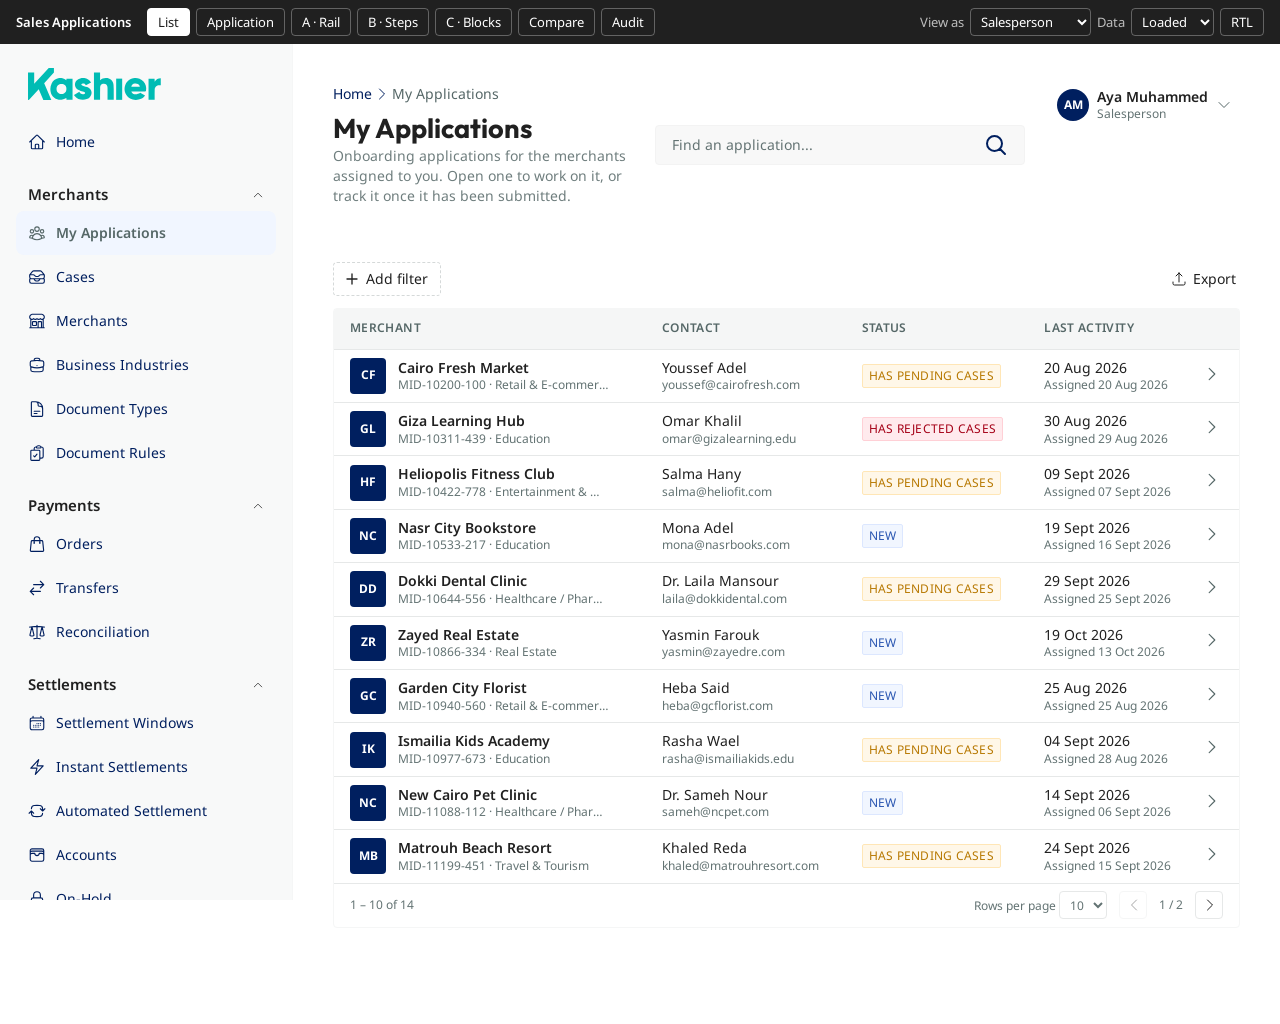
<file: index.html>
<!DOCTYPE html>
<html lang="en"><head><meta charset="UTF-8"><meta name="viewport" content="width=device-width, initial-scale=1">
<title>Kashier Sales Applications Prototype</title>
<meta http-equiv="refresh" content="0; url=sales-applications/list.html">
<link rel="icon" type="image/svg+xml" href="img/kashier-favicon.svg">
<body><p>Opening the prototype… <a href="sales-applications/list.html">Sales Applications</a></p></body></html>
</file>
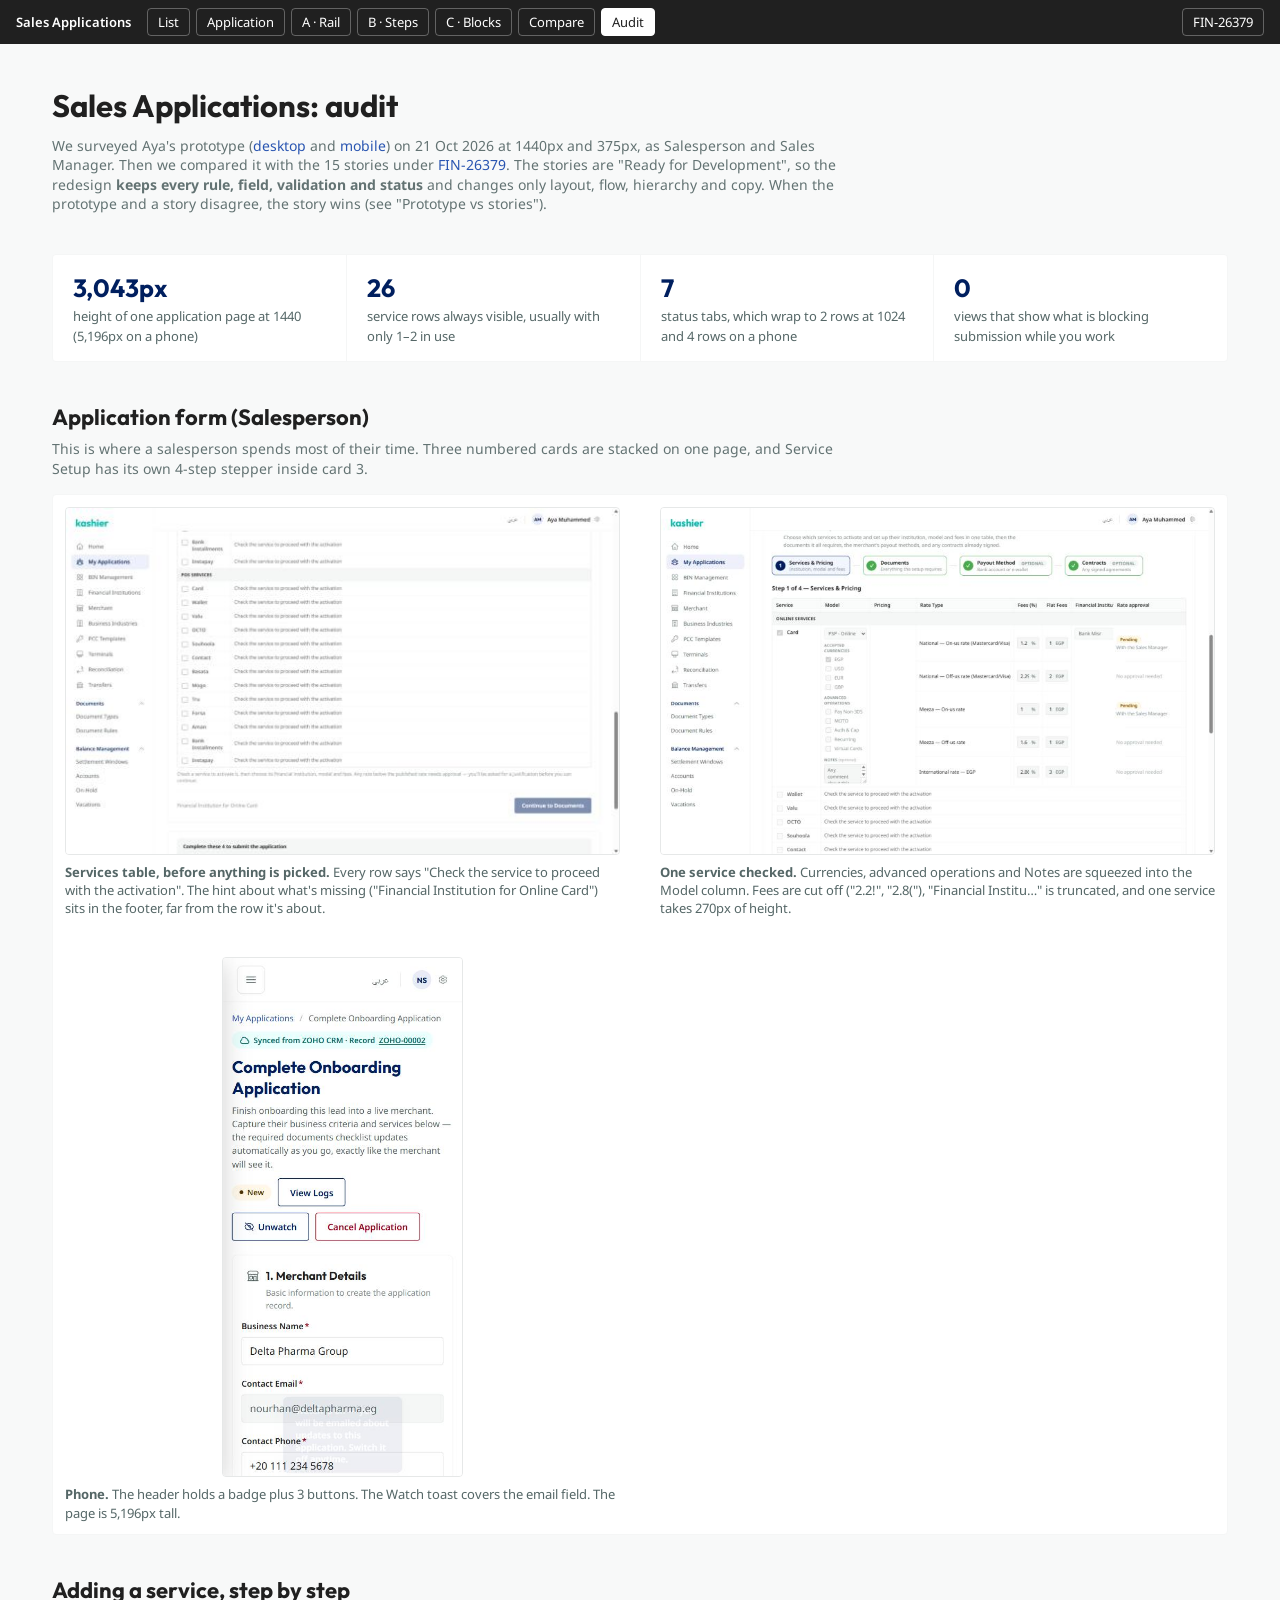
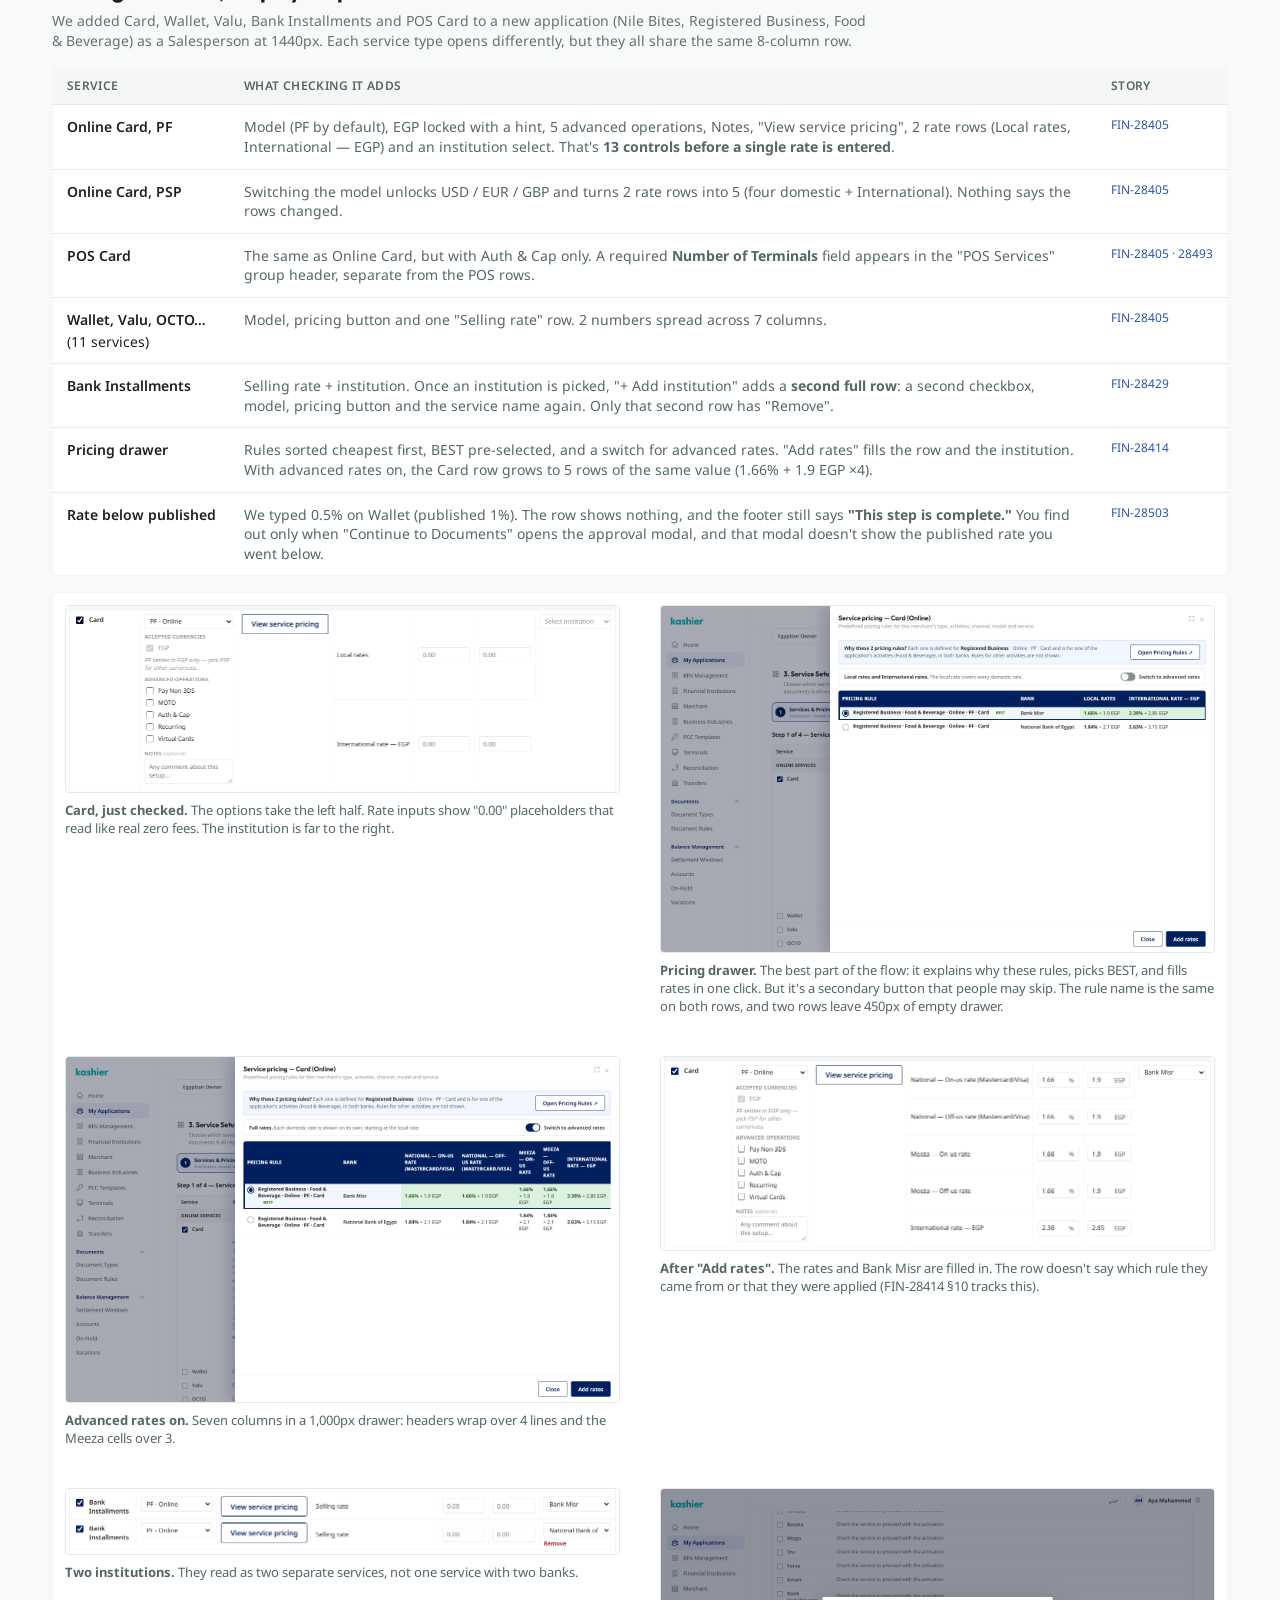
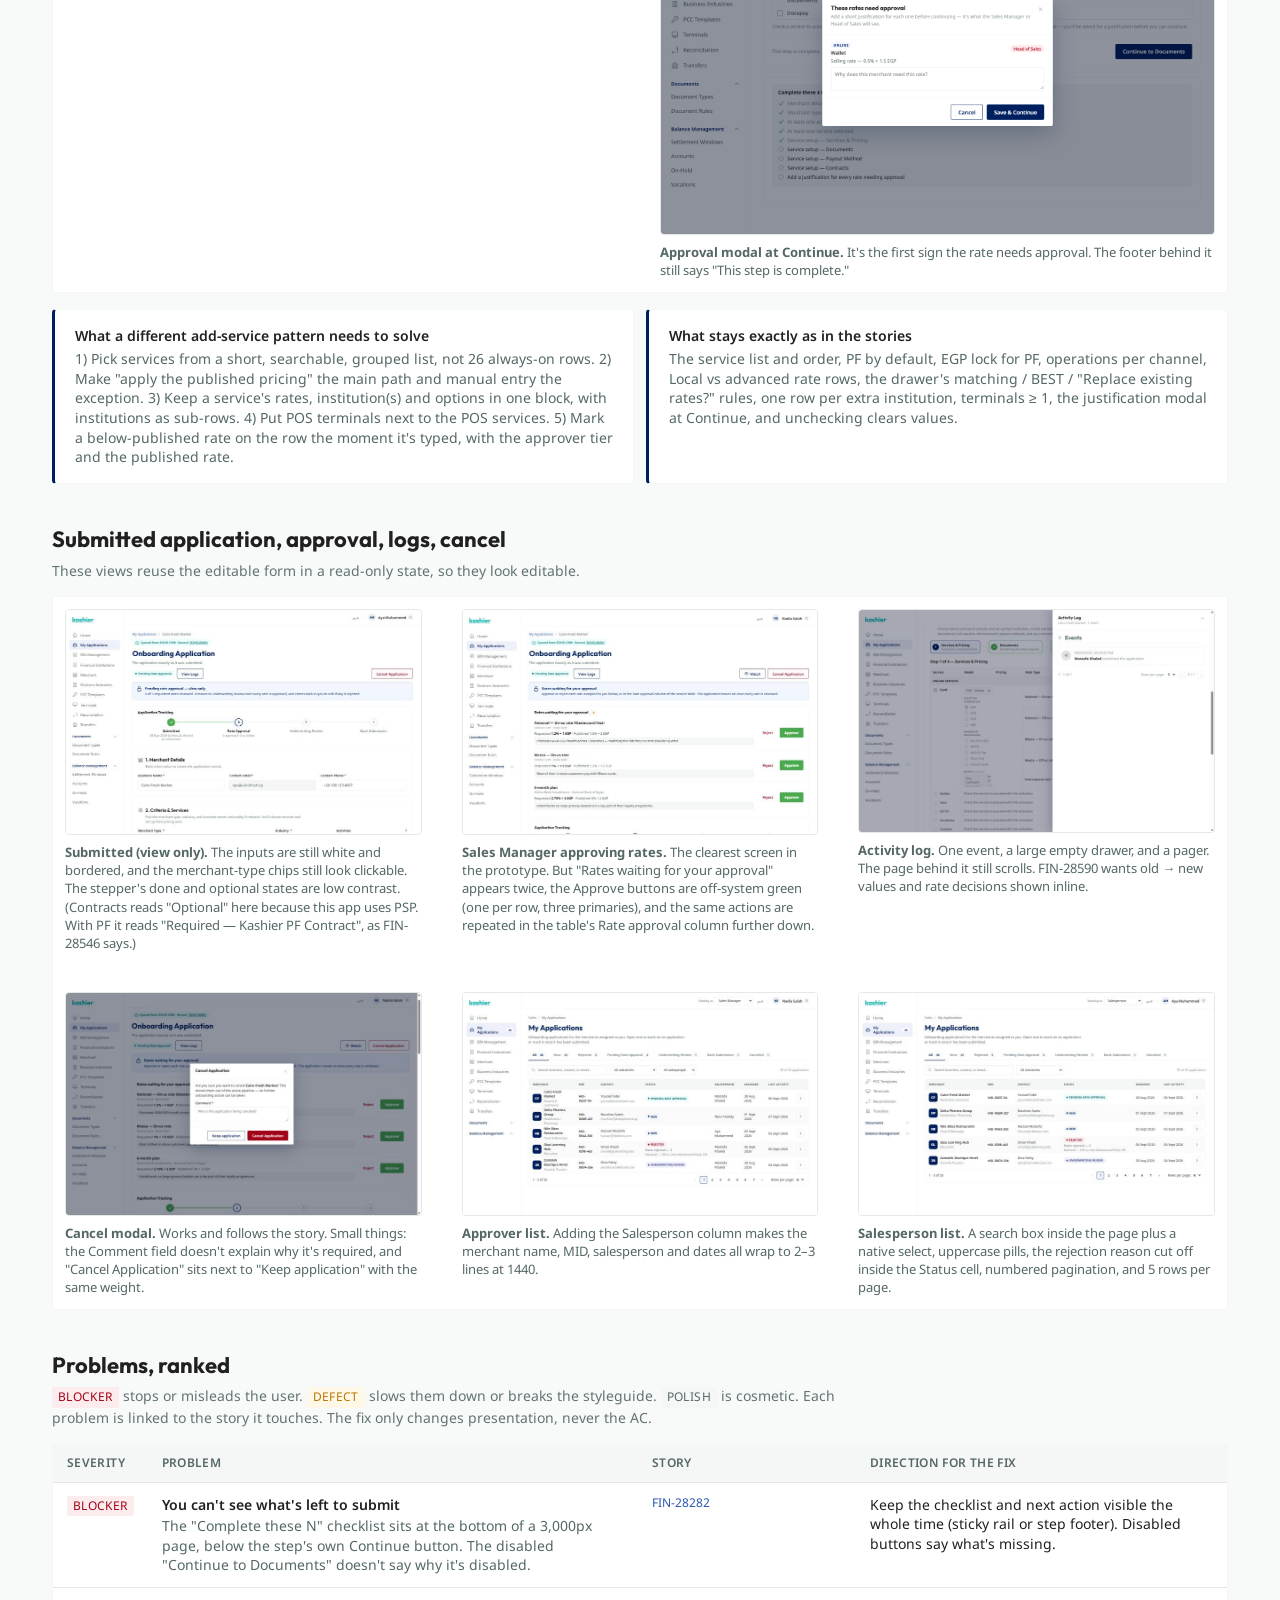
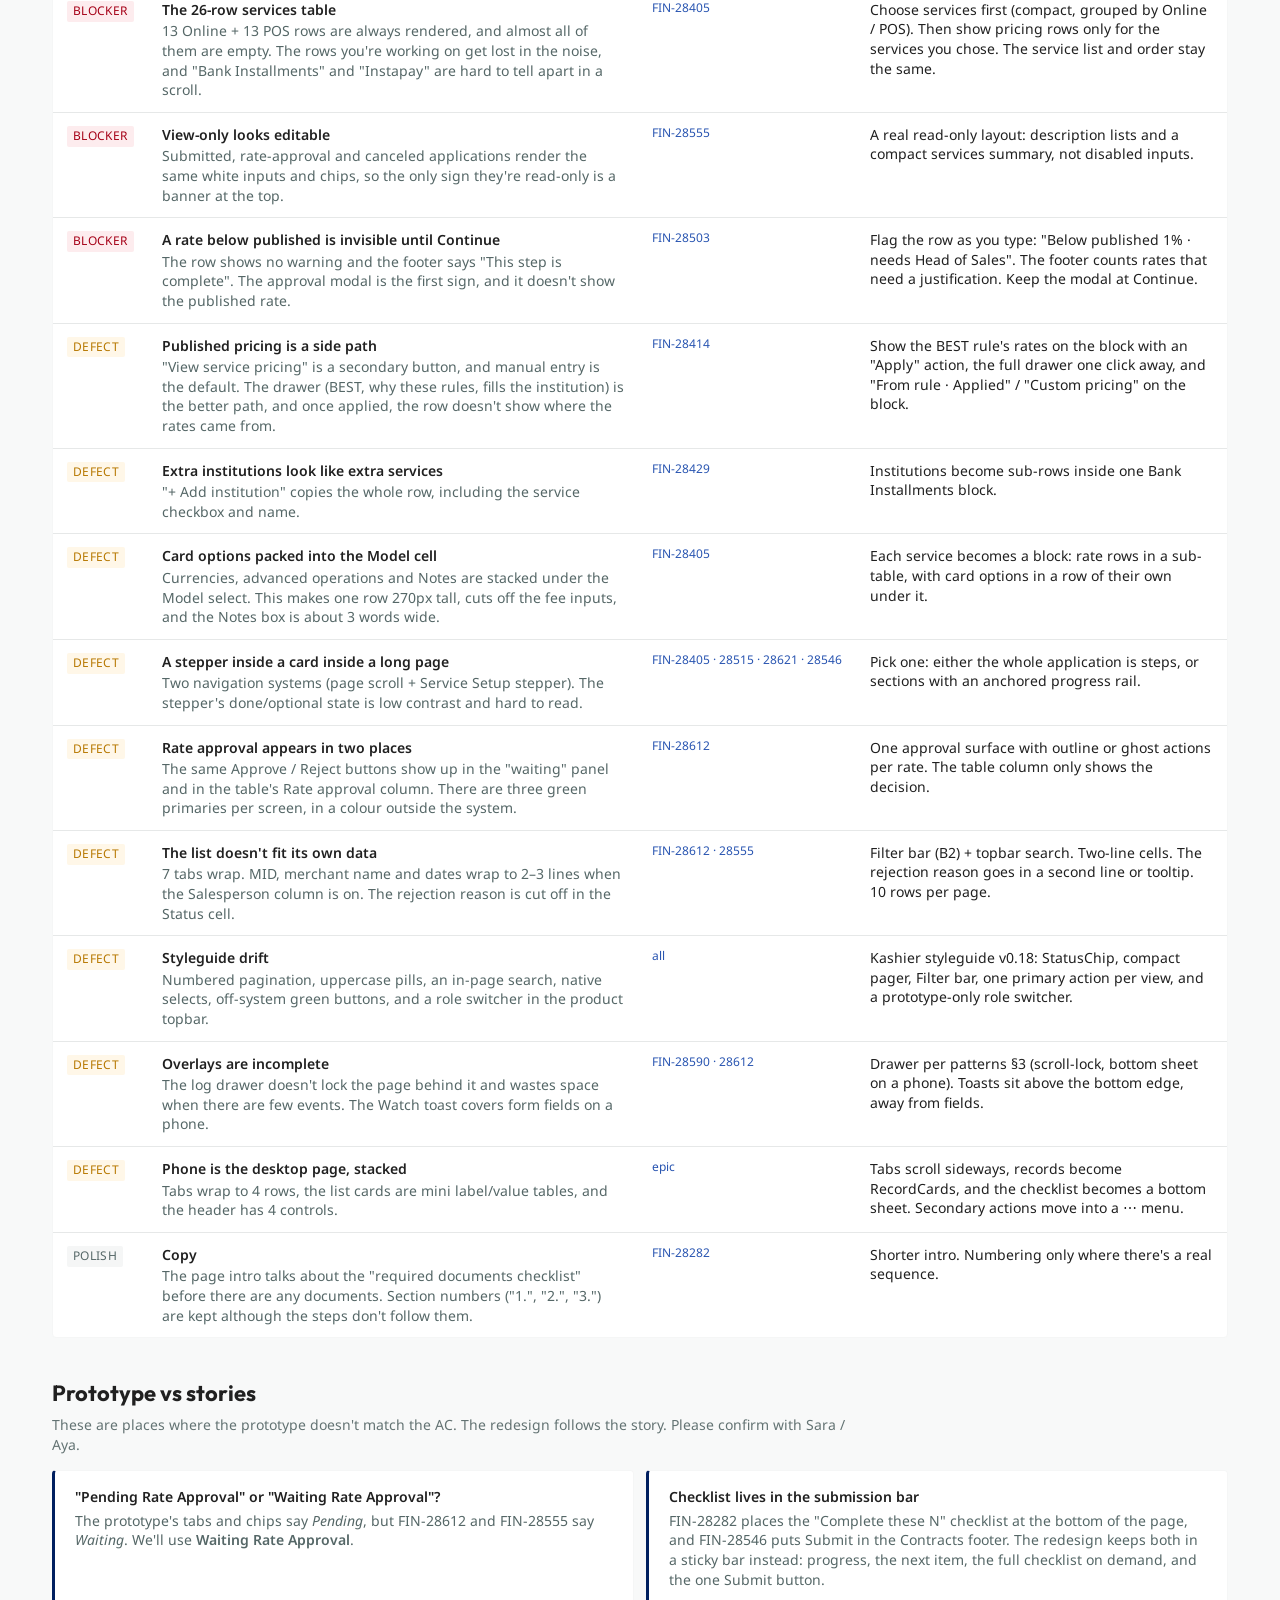
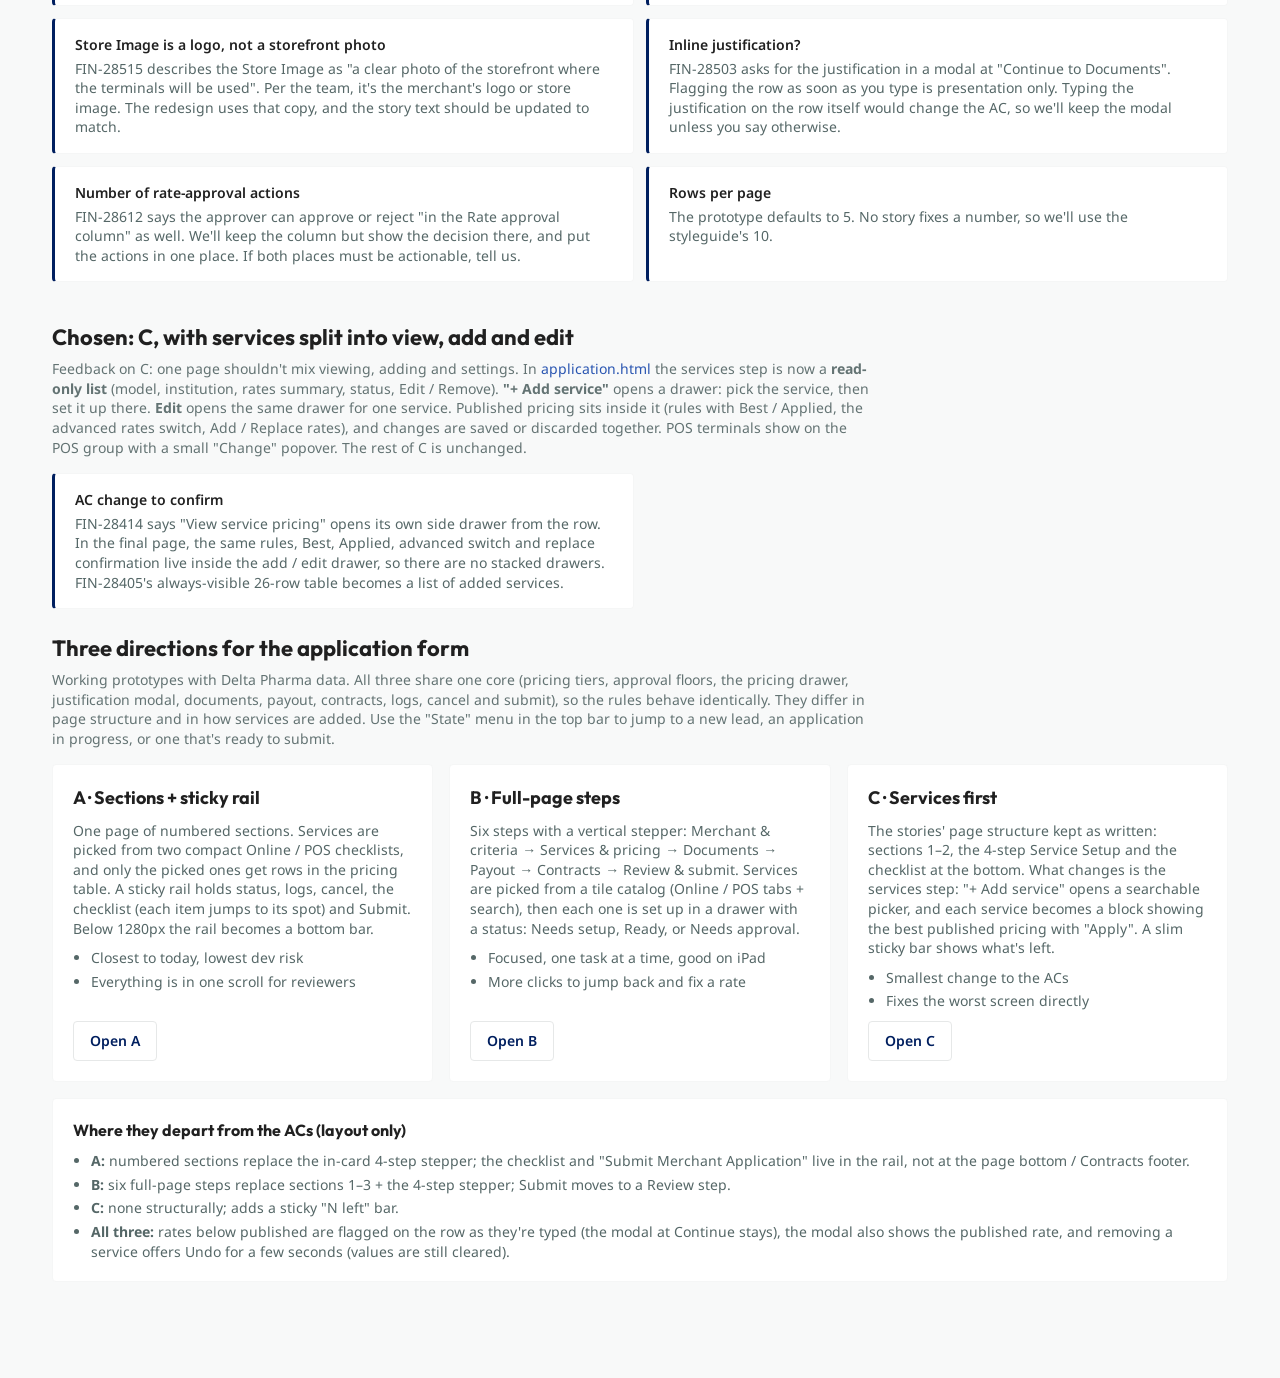
<file: sales-applications/audit.html>
<!DOCTYPE html>
<html lang="en" dir="ltr">
<head>
<meta charset="UTF-8">
<meta name="viewport" content="width=device-width, initial-scale=1">
<title>Sales Applications Audit</title>
<link rel="preconnect" href="https://fonts.googleapis.com">
<link rel="preconnect" href="https://fonts.gstatic.com" crossorigin>
<link href="https://fonts.googleapis.com/css2?family=Outfit:wght@400;600;700&family=Noto+Sans:wght@400;500;600;700&display=swap" rel="stylesheet">
<link rel="stylesheet" href="shared/base.css?v=20261123g">
<style>
  body { background: var(--bg); }
  .doc { max-width: 1240px; margin: 0 auto; padding: 32px 16px 96px; display: flex; flex-direction: column; gap: 40px; }
  @media (min-width: 768px) { .doc { padding: 40px 32px 96px; } }
  header h1 { font-size: 31px; }
  header p { margin: 8px 0 0; color: var(--muted-fg); max-width: 820px; }
  section > h2 { font-size: 22px; margin-block-end: 6px; }
  section > p.lead { margin: 0 0 16px; color: var(--muted-fg); max-width: 820px; }
  .card { background: var(--white); border: 1px solid var(--border-subtle); border-radius: 4px; }
  .shots { display: grid; gap: 16px; grid-template-columns: 1fr; }
  @media (min-width: 900px) { .shots { grid-template-columns: repeat(2, 1fr); } }
  @media (min-width: 1100px) { .shots.three { grid-template-columns: repeat(3, 1fr); } }
  .shots figure { margin: 0; padding: 12px; display: flex; flex-direction: column; gap: 8px; }
  .shots img { width: 100%; border: 1px solid var(--border); border-radius: 4px; display: block; }
  .shots .phone img { max-height: 520px; width: auto; max-width: 100%; align-self: center; }
  .shots figcaption { font-size: 13px; color: var(--cadet-base); }
  .scroll { overflow-x: auto; }
  table.au { width: 100%; border-collapse: collapse; min-width: 760px; }
  .au th { text-align: start; background: var(--muted); font-size: 12px; text-transform: uppercase; letter-spacing: .03em; color: var(--cadet-base); padding: 10px 14px; font-weight: 600; }
  .au td { padding: 12px 14px; border-block-start: 1px solid var(--border); vertical-align: top; }
  .au td:first-child { white-space: nowrap; }
  .au td > b { display: block; margin-block-end: 2px; font-weight: 600; }
  .au td span { color: var(--cadet-base); }
  .sev { display: inline-block; font-size: 12px; text-transform: uppercase; letter-spacing: .03em; padding: 2px 6px; border-radius: 2px; }
  .sev.b { background: var(--destructive-10, #FDECEE); color: var(--destructive); }
  .sev.d { background: var(--mango-10); color: var(--mango-70); }
  .sev.p { background: var(--muted); color: var(--cadet-base); }
  .key { font-size: 12px; color: var(--link, #2955B1); white-space: nowrap; }
  code { font-family: ui-monospace, Consolas, monospace; font-size: 12px; background: var(--muted); border: 1px solid var(--border); border-radius: 2px; padding: 0 4px; }
  .vars { display: grid; gap: 16px; grid-template-columns: 1fr; }
  @media (min-width: 1000px) { .vars { grid-template-columns: repeat(3, 1fr); } }
  .var { padding: 20px; display: flex; flex-direction: column; gap: 10px; }
  .var h3 { font-size: 18px; }
  .var p { margin: 0; color: var(--cadet-base); }
  .var ul { margin: 0; padding-inline-start: 18px; color: var(--cadet-base); display: flex; flex-direction: column; gap: 4px; }
  .q { padding: 16px 20px; display: flex; flex-direction: column; gap: 4px; border-inline-start: 3px solid var(--primary); }
  .q b { font-weight: 600; }
  .q span { color: var(--cadet-base); }
  .qs { display: grid; gap: 12px; grid-template-columns: 1fr; }
  @media (min-width: 900px) { .qs { grid-template-columns: 1fr 1fr; } }
  .stats { display: grid; gap: 1px; grid-template-columns: repeat(2, 1fr); background: var(--border-subtle); border: 1px solid var(--border-subtle); border-radius: 4px; overflow: hidden; }
  @media (min-width: 900px) { .stats { grid-template-columns: repeat(4, 1fr); } }
  .stats div { background: var(--white); padding: 16px 20px; }
  .stats b { display: block; font-family: var(--font-display, Outfit), sans-serif; font-size: 25px; color: var(--primary); }
  .stats span { font-size: 13px; color: var(--cadet-base); }
</style>
<link rel="icon" type="image/svg+xml" href="../img/kashier-favicon.svg">
</head>
<body>
<div class="proto" role="navigation" aria-label="Prototype controls"><b>Sales Applications</b>
  <span class="grp"><a href="list.html" title="My Applications list">List</a><a href="application.html" title="The chosen application form">Application</a><a href="variant-a.html" title="Sections + sticky rail">A · Rail</a><a href="variant-b.html" title="Full-page steps">B · Steps</a><a href="variant-c.html" title="Services first, inline blocks">C · Blocks</a><a href="compare.html" title="A, B and C side by side">Compare</a><a href="audit.html" title="Audit of the current prototype" aria-current="page">Audit</a></span><span class="sp"></span><a href="https://elements-ft.atlassian.net/browse/FIN-26379" target="_blank" rel="noopener">FIN-26379</a></div>

<main class="doc">
  <header>
    <h1>Sales Applications: audit</h1>
    <p>We surveyed Aya's prototype (<a href="https://ayamuhammed11.github.io/kashier-sales-leads-prototype/" target="_blank" rel="noopener">desktop</a> and <a href="https://ayamuhammed11.github.io/kashier-sales-leads-prototype/mobile.html" target="_blank" rel="noopener">mobile</a>) on 21 Oct 2026 at 1440px and 375px, as Salesperson and Sales Manager. Then we compared it with the 15 stories under <a href="https://elements-ft.atlassian.net/browse/FIN-26379" target="_blank" rel="noopener">FIN-26379</a>. The stories are "Ready for Development", so the redesign <b>keeps every rule, field, validation and status</b> and changes only layout, flow, hierarchy and copy. When the prototype and a story disagree, the story wins (see "Prototype vs stories").</p>
  </header>

  <div class="stats">
    <div><b>3,043px</b><span>height of one application page at 1440 (5,196px on a phone)</span></div>
    <div><b>26</b><span>service rows always visible, usually with only 1–2 in use</span></div>
    <div><b>7</b><span>status tabs, which wrap to 2 rows at 1024 and 4 rows on a phone</span></div>
    <div><b>0</b><span>views that show what is blocking submission while you work</span></div>
  </div>

  <section>
    <h2>Application form (Salesperson)</h2>
    <p class="lead">This is where a salesperson spends most of their time. Three numbered cards are stacked on one page, and Service Setup has its own 4-step stepper inside card 3.</p>
    <div class="card shots">
      <figure><img src="shots/02-services-empty.jpg" alt="Services table with 26 unchecked rows, each reading 'Check the service to proceed with the activation'"><figcaption><b>Services table, before anything is picked.</b> Every row says "Check the service to proceed with the activation". The hint about what's missing ("Financial Institution for Online Card") sits in the footer, far from the row it's about.</figcaption></figure>
      <figure><img src="shots/03-services-card.jpg" alt="Card row expanded: currencies, advanced operations and a tiny notes box are squeezed into the Model column"><figcaption><b>One service checked.</b> Currencies, advanced operations and Notes are squeezed into the Model column. Fees are cut off ("2.2!", "2.8("), "Financial Institu…" is truncated, and one service takes 270px of height.</figcaption></figure>
      <figure class="phone"><img src="shots/10-mobile-form.jpg" alt="Phone view of the application: wrapped title, four header buttons, a toast covering the email field"><figcaption><b>Phone.</b> The header holds a badge plus 3 buttons. The Watch toast covers the email field. The page is 5,196px tall.</figcaption></figure>
    </div>
  </section>

  <section>
    <h2>Adding a service, step by step</h2>
    <p class="lead">We added Card, Wallet, Valu, Bank Installments and POS Card to a new application (Nile Bites, Registered Business, Food &amp; Beverage) as a Salesperson at 1440px. Each service type opens differently, but they all share the same 8-column row.</p>
    <div class="card scroll"><table class="au">
      <thead><tr><th>Service</th><th>What checking it adds</th><th>Story</th></tr></thead>
      <tbody>
        <tr><td><b>Online Card, PF</b></td><td><span>Model (PF by default), EGP locked with a hint, 5 advanced operations, Notes, "View service pricing", 2 rate rows (Local rates, International — EGP) and an institution select. That's <b>13 controls before a single rate is entered</b>.</span></td><td class="key">FIN-28405</td></tr>
        <tr><td><b>Online Card, PSP</b></td><td><span>Switching the model unlocks USD / EUR / GBP and turns 2 rate rows into 5 (four domestic + International). Nothing says the rows changed.</span></td><td class="key">FIN-28405</td></tr>
        <tr><td><b>POS Card</b></td><td><span>The same as Online Card, but with Auth &amp; Cap only. A required <b>Number of Terminals</b> field appears in the "POS Services" group header, separate from the POS rows.</span></td><td class="key">FIN-28405 · 28493</td></tr>
        <tr><td><b>Wallet, Valu, OCTO…</b> (11 services)</td><td><span>Model, pricing button and one "Selling rate" row. 2 numbers spread across 7 columns.</span></td><td class="key">FIN-28405</td></tr>
        <tr><td><b>Bank Installments</b></td><td><span>Selling rate + institution. Once an institution is picked, "+ Add institution" adds a <b>second full row</b>: a second checkbox, model, pricing button and the service name again. Only that second row has "Remove".</span></td><td class="key">FIN-28429</td></tr>
        <tr><td><b>Pricing drawer</b></td><td><span>Rules sorted cheapest first, BEST pre-selected, and a switch for advanced rates. "Add rates" fills the row and the institution. With advanced rates on, the Card row grows to 5 rows of the same value (1.66% + 1.9 EGP ×4).</span></td><td class="key">FIN-28414</td></tr>
        <tr><td><b>Rate below published</b></td><td><span>We typed 0.5% on Wallet (published 1%). The row shows nothing, and the footer still says <b>"This step is complete."</b> You find out only when "Continue to Documents" opens the approval modal, and that modal doesn't show the published rate you went below.</span></td><td class="key">FIN-28503</td></tr>
      </tbody></table></div>
    <div class="card shots" style="margin-block-start:16px">
      <figure><img src="shots/11-card-checked.png" alt="Online Card row right after checking: options stacked in the Model column, empty rate inputs, institution select"><figcaption><b>Card, just checked.</b> The options take the left half. Rate inputs show "0.00" placeholders that read like real zero fees. The institution is far to the right.</figcaption></figure>
      <figure><img src="shots/12-pricing-drawer.png" alt="Service pricing drawer for Card Online with two rules, BEST on Bank Misr"><figcaption><b>Pricing drawer.</b> The best part of the flow: it explains why these rules, picks BEST, and fills rates in one click. But it's a secondary button that people may skip. The rule name is the same on both rows, and two rows leave 450px of empty drawer.</figcaption></figure>
      <figure><img src="shots/13-pricing-advanced.png" alt="Pricing drawer with advanced rates on: seven columns, headers wrapping over four lines"><figcaption><b>Advanced rates on.</b> Seven columns in a 1,000px drawer: headers wrap over 4 lines and the Meeza cells over 3.</figcaption></figure>
      <figure><img src="shots/14-card-after-add.png" alt="Card row after Add rates with advanced on: five rate rows with identical values"><figcaption><b>After "Add rates".</b> The rates and Bank Misr are filled in. The row doesn't say which rule they came from or that they were applied (FIN-28414 §10 tracks this).</figcaption></figure>
      <figure><img src="shots/16-bi-two.png" alt="Bank Installments with two institutions shown as two full duplicate rows"><figcaption><b>Two institutions.</b> They read as two separate services, not one service with two banks.</figcaption></figure>
      <figure><img src="shots/19-justify.png" alt="These rates need approval modal for Wallet 0.5% plus 1.5 EGP, Head of Sales tag"><figcaption><b>Approval modal at Continue.</b> It's the first sign the rate needs approval. The footer behind it still says "This step is complete."</figcaption></figure>
    </div>
    <div class="qs" style="margin-block-start:16px">
      <div class="card q"><b>What a different add-service pattern needs to solve</b><span>1) Pick services from a short, searchable, grouped list, not 26 always-on rows. 2) Make "apply the published pricing" the main path and manual entry the exception. 3) Keep a service's rates, institution(s) and options in one block, with institutions as sub-rows. 4) Put POS terminals next to the POS services. 5) Mark a below-published rate on the row the moment it's typed, with the approver tier and the published rate.</span></div>
      <div class="card q"><b>What stays exactly as in the stories</b><span>The service list and order, PF by default, EGP lock for PF, operations per channel, Local vs advanced rate rows, the drawer's matching / BEST / "Replace existing rates?" rules, one row per extra institution, terminals ≥ 1, the justification modal at Continue, and unchecking clears values.</span></div>
    </div>
  </section>

  <section>
    <h2>Submitted application, approval, logs, cancel</h2>
    <p class="lead">These views reuse the editable form in a read-only state, so they look editable.</p>
    <div class="card shots three">
      <figure><img src="shots/04-submitted.jpg" alt="Submitted application: status banner, tracking stepper, then the full form with white inputs"><figcaption><b>Submitted (view only).</b> The inputs are still white and bordered, and the merchant-type chips still look clickable. The stepper's done and optional states are low contrast. (Contracts reads "Optional" here because this app uses PSP. With PF it reads "Required — Kashier PF Contract", as FIN-28546 says.)</figcaption></figure>
      <figure><img src="shots/05-approver.jpg" alt="Sales Manager view: three rate cards with Reject and green Approve buttons"><figcaption><b>Sales Manager approving rates.</b> The clearest screen in the prototype. But "Rates waiting for your approval" appears twice, the Approve buttons are off-system green (one per row, three primaries), and the same actions are repeated in the table's Rate approval column further down.</figcaption></figure>
      <figure><img src="shots/07-logs.jpg" alt="Activity Log drawer with a single event and a pagination bar"><figcaption><b>Activity log.</b> One event, a large empty drawer, and a pager. The page behind it still scrolls. FIN-28590 wants old → new values and rate decisions shown inline.</figcaption></figure>
      <figure><img src="shots/08-cancel.jpg" alt="Cancel Application modal with comment field"><figcaption><b>Cancel modal.</b> Works and follows the story. Small things: the Comment field doesn't explain why it's required, and "Cancel Application" sits next to "Keep application" with the same weight.</figcaption></figure>
      <figure><img src="shots/06-approver-list.jpg" alt="Sales Manager list with salesperson column, names and dates wrapping onto two lines"><figcaption><b>Approver list.</b> Adding the Salesperson column makes the merchant name, MID, salesperson and dates all wrap to 2–3 lines at 1440.</figcaption></figure>
      <figure><img src="shots/01-list.jpg" alt="Salesperson list: tabs, search, industry select, table with five rows and numbered pagination"><figcaption><b>Salesperson list.</b> A search box inside the page plus a native select, uppercase pills, the rejection reason cut off inside the Status cell, numbered pagination, and 5 rows per page.</figcaption></figure>
    </div>
  </section>

  <section>
    <h2>Problems, ranked</h2>
    <p class="lead"><span class="sev b">Blocker</span> stops or misleads the user. <span class="sev d">Defect</span> slows them down or breaks the styleguide. <span class="sev p">Polish</span> is cosmetic. Each problem is linked to the story it touches. The fix only changes presentation, never the AC.</p>
    <div class="card scroll"><table class="au">
      <thead><tr><th>Severity</th><th>Problem</th><th>Story</th><th>Direction for the fix</th></tr></thead>
      <tbody>
        <tr><td><span class="sev b">Blocker</span></td><td><b>You can't see what's left to submit</b><span>The "Complete these N" checklist sits at the bottom of a 3,000px page, below the step's own Continue button. The disabled "Continue to Documents" doesn't say why it's disabled.</span></td><td class="key">FIN-28282</td><td>Keep the checklist and next action visible the whole time (sticky rail or step footer). Disabled buttons say what's missing.</td></tr>
        <tr><td><span class="sev b">Blocker</span></td><td><b>The 26-row services table</b><span>13 Online + 13 POS rows are always rendered, and almost all of them are empty. The rows you're working on get lost in the noise, and "Bank Installments" and "Instapay" are hard to tell apart in a scroll.</span></td><td class="key">FIN-28405</td><td>Choose services first (compact, grouped by Online / POS). Then show pricing rows only for the services you chose. The service list and order stay the same.</td></tr>
        <tr><td><span class="sev b">Blocker</span></td><td><b>View-only looks editable</b><span>Submitted, rate-approval and canceled applications render the same white inputs and chips, so the only sign they're read-only is a banner at the top.</span></td><td class="key">FIN-28555</td><td>A real read-only layout: description lists and a compact services summary, not disabled inputs.</td></tr>
        <tr><td><span class="sev b">Blocker</span></td><td><b>A rate below published is invisible until Continue</b><span>The row shows no warning and the footer says "This step is complete". The approval modal is the first sign, and it doesn't show the published rate.</span></td><td class="key">FIN-28503</td><td>Flag the row as you type: "Below published 1% · needs Head of Sales". The footer counts rates that need a justification. Keep the modal at Continue.</td></tr>
        <tr><td><span class="sev d">Defect</span></td><td><b>Published pricing is a side path</b><span>"View service pricing" is a secondary button, and manual entry is the default. The drawer (BEST, why these rules, fills the institution) is the better path, and once applied, the row doesn't show where the rates came from.</span></td><td class="key">FIN-28414</td><td>Show the BEST rule's rates on the block with an "Apply" action, the full drawer one click away, and "From rule · Applied" / "Custom pricing" on the block.</td></tr>
        <tr><td><span class="sev d">Defect</span></td><td><b>Extra institutions look like extra services</b><span>"+ Add institution" copies the whole row, including the service checkbox and name.</span></td><td class="key">FIN-28429</td><td>Institutions become sub-rows inside one Bank Installments block.</td></tr>
        <tr><td><span class="sev d">Defect</span></td><td><b>Card options packed into the Model cell</b><span>Currencies, advanced operations and Notes are stacked under the Model select. This makes one row 270px tall, cuts off the fee inputs, and the Notes box is about 3 words wide.</span></td><td class="key">FIN-28405</td><td>Each service becomes a block: rate rows in a sub-table, with card options in a row of their own under it.</td></tr>
        <tr><td><span class="sev d">Defect</span></td><td><b>A stepper inside a card inside a long page</b><span>Two navigation systems (page scroll + Service Setup stepper). The stepper's done/optional state is low contrast and hard to read.</span></td><td class="key">FIN-28405 · 28515 · 28621 · 28546</td><td>Pick one: either the whole application is steps, or sections with an anchored progress rail.</td></tr>
        <tr><td><span class="sev d">Defect</span></td><td><b>Rate approval appears in two places</b><span>The same Approve / Reject buttons show up in the "waiting" panel and in the table's Rate approval column. There are three green primaries per screen, in a colour outside the system.</span></td><td class="key">FIN-28612</td><td>One approval surface with outline or ghost actions per rate. The table column only shows the decision.</td></tr>
        <tr><td><span class="sev d">Defect</span></td><td><b>The list doesn't fit its own data</b><span>7 tabs wrap. MID, merchant name and dates wrap to 2–3 lines when the Salesperson column is on. The rejection reason is cut off in the Status cell.</span></td><td class="key">FIN-28612 · 28555</td><td>Filter bar (B2) + topbar search. Two-line cells. The rejection reason goes in a second line or tooltip. 10 rows per page.</td></tr>
        <tr><td><span class="sev d">Defect</span></td><td><b>Styleguide drift</b><span>Numbered pagination, uppercase pills, an in-page search, native selects, off-system green buttons, and a role switcher in the product topbar.</span></td><td class="key">all</td><td>Kashier styleguide v0.18: StatusChip, compact pager, Filter bar, one primary action per view, and a prototype-only role switcher.</td></tr>
        <tr><td><span class="sev d">Defect</span></td><td><b>Overlays are incomplete</b><span>The log drawer doesn't lock the page behind it and wastes space when there are few events. The Watch toast covers form fields on a phone.</span></td><td class="key">FIN-28590 · 28612</td><td>Drawer per patterns §3 (scroll-lock, bottom sheet on a phone). Toasts sit above the bottom edge, away from fields.</td></tr>
        <tr><td><span class="sev d">Defect</span></td><td><b>Phone is the desktop page, stacked</b><span>Tabs wrap to 4 rows, the list cards are mini label/value tables, and the header has 4 controls.</span></td><td class="key">epic</td><td>Tabs scroll sideways, records become RecordCards, and the checklist becomes a bottom sheet. Secondary actions move into a ⋯ menu.</td></tr>
        <tr><td><span class="sev p">Polish</span></td><td><b>Copy</b><span>The page intro talks about the "required documents checklist" before there are any documents. Section numbers ("1.", "2.", "3.") are kept although the steps don't follow them.</span></td><td class="key">FIN-28282</td><td>Shorter intro. Numbering only where there's a real sequence.</td></tr>
      </tbody></table></div>
  </section>

  <section>
    <h2>Prototype vs stories</h2>
    <p class="lead">These are places where the prototype doesn't match the AC. The redesign follows the story. Please confirm with Sara / Aya.</p>
    <div class="qs">
      <div class="card q"><b>"Pending Rate Approval" or "Waiting Rate Approval"?</b><span>The prototype's tabs and chips say <i>Pending</i>, but FIN-28612 and FIN-28555 say <i>Waiting</i>. We'll use <b>Waiting Rate Approval</b>.</span></div>
      <div class="card q"><b>Checklist lives in the submission bar</b><span>FIN-28282 places the "Complete these N" checklist at the bottom of the page, and FIN-28546 puts Submit in the Contracts footer. The redesign keeps both in a sticky bar instead: progress, the next item, the full checklist on demand, and the one Submit button.</span></div>
      <div class="card q"><b>Store Image is a logo, not a storefront photo</b><span>FIN-28515 describes the Store Image as "a clear photo of the storefront where the terminals will be used". Per the team, it's the merchant's logo or store image. The redesign uses that copy, and the story text should be updated to match.</span></div>
      <div class="card q"><b>Inline justification?</b><span>FIN-28503 asks for the justification in a modal at "Continue to Documents". Flagging the row as soon as you type is presentation only. Typing the justification on the row itself would change the AC, so we'll keep the modal unless you say otherwise.</span></div>
      <div class="card q"><b>Number of rate-approval actions</b><span>FIN-28612 says the approver can approve or reject "in the Rate approval column" as well. We'll keep the column but show the decision there, and put the actions in one place. If both places must be actionable, tell us.</span></div>
      <div class="card q"><b>Rows per page</b><span>The prototype defaults to 5. No story fixes a number, so we'll use the styleguide's 10.</span></div>
    </div>
  </section>

  <section>
    <h2>Chosen: C, with services split into view, add and edit</h2>
    <p class="lead">Feedback on C: one page shouldn't mix viewing, adding and settings. In <a href="application.html">application.html</a> the services step is now a <b>read-only list</b> (model, institution, rates summary, status, Edit / Remove). <b>"+ Add service"</b> opens a drawer: pick the service, then set it up there. <b>Edit</b> opens the same drawer for one service. Published pricing sits inside it (rules with Best / Applied, the advanced rates switch, Add / Replace rates), and changes are saved or discarded together. POS terminals show on the POS group with a small "Change" popover. The rest of C is unchanged.</p>
    <div class="qs" style="margin-block-end:24px"><div class="card q"><b>AC change to confirm</b><span>FIN-28414 says "View service pricing" opens its own side drawer from the row. In the final page, the same rules, Best, Applied, advanced switch and replace confirmation live inside the add / edit drawer, so there are no stacked drawers. FIN-28405's always-visible 26-row table becomes a list of added services.</span></div></div>
    <h2>Three directions for the application form</h2>
    <p class="lead">Working prototypes with Delta Pharma data. All three share one core (pricing tiers, approval floors, the pricing drawer, justification modal, documents, payout, contracts, logs, cancel and submit), so the rules behave identically. They differ in page structure and in how services are added. Use the "State" menu in the top bar to jump to a new lead, an application in progress, or one that's ready to submit.</p>
    <div class="vars">
      <div class="card var"><h3>A · Sections + sticky rail</h3><p>One page of numbered sections. Services are picked from two compact Online / POS checklists, and only the picked ones get rows in the pricing table. A sticky rail holds status, logs, cancel, the checklist (each item jumps to its spot) and Submit. Below 1280px the rail becomes a bottom bar.</p><ul><li>Closest to today, lowest dev risk</li><li>Everything is in one scroll for reviewers</li></ul><a class="btn btn-outline" href="variant-a.html" style="align-self:flex-start;margin-block-start:auto">Open A</a></div>
      <div class="card var"><h3>B · Full-page steps</h3><p>Six steps with a vertical stepper: Merchant &amp; criteria → Services &amp; pricing → Documents → Payout → Contracts → Review &amp; submit. Services are picked from a tile catalog (Online / POS tabs + search), then each one is set up in a drawer with a status: Needs setup, Ready, or Needs approval.</p><ul><li>Focused, one task at a time, good on iPad</li><li>More clicks to jump back and fix a rate</li></ul><a class="btn btn-outline" href="variant-b.html" style="align-self:flex-start;margin-block-start:auto">Open B</a></div>
      <div class="card var" style="grid-column:1/-1;order:9"><h3 style="font-size:16px">Where they depart from the ACs (layout only)</h3><ul><li><b>A:</b> numbered sections replace the in-card 4-step stepper; the checklist and "Submit Merchant Application" live in the rail, not at the page bottom / Contracts footer.</li><li><b>B:</b> six full-page steps replace sections 1–3 + the 4-step stepper; Submit moves to a Review step.</li><li><b>C:</b> none structurally; adds a sticky "N left" bar.</li><li><b>All three:</b> rates below published are flagged on the row as they're typed (the modal at Continue stays), the modal also shows the published rate, and removing a service offers Undo for a few seconds (values are still cleared).</li></ul></div>
      <div class="card var"><h3>C · Services first</h3><p>The stories' page structure kept as written: sections 1–2, the 4-step Service Setup and the checklist at the bottom. What changes is the services step: "+ Add service" opens a searchable picker, and each service becomes a block showing the best published pricing with "Apply". A slim sticky bar shows what's left.</p><ul><li>Smallest change to the ACs</li><li>Fixes the worst screen directly</li></ul><a class="btn btn-outline" href="variant-c.html" style="align-self:flex-start;margin-block-start:auto">Open C</a></div>
    </div>
  </section>
</main>
</body>
</html>
</file>
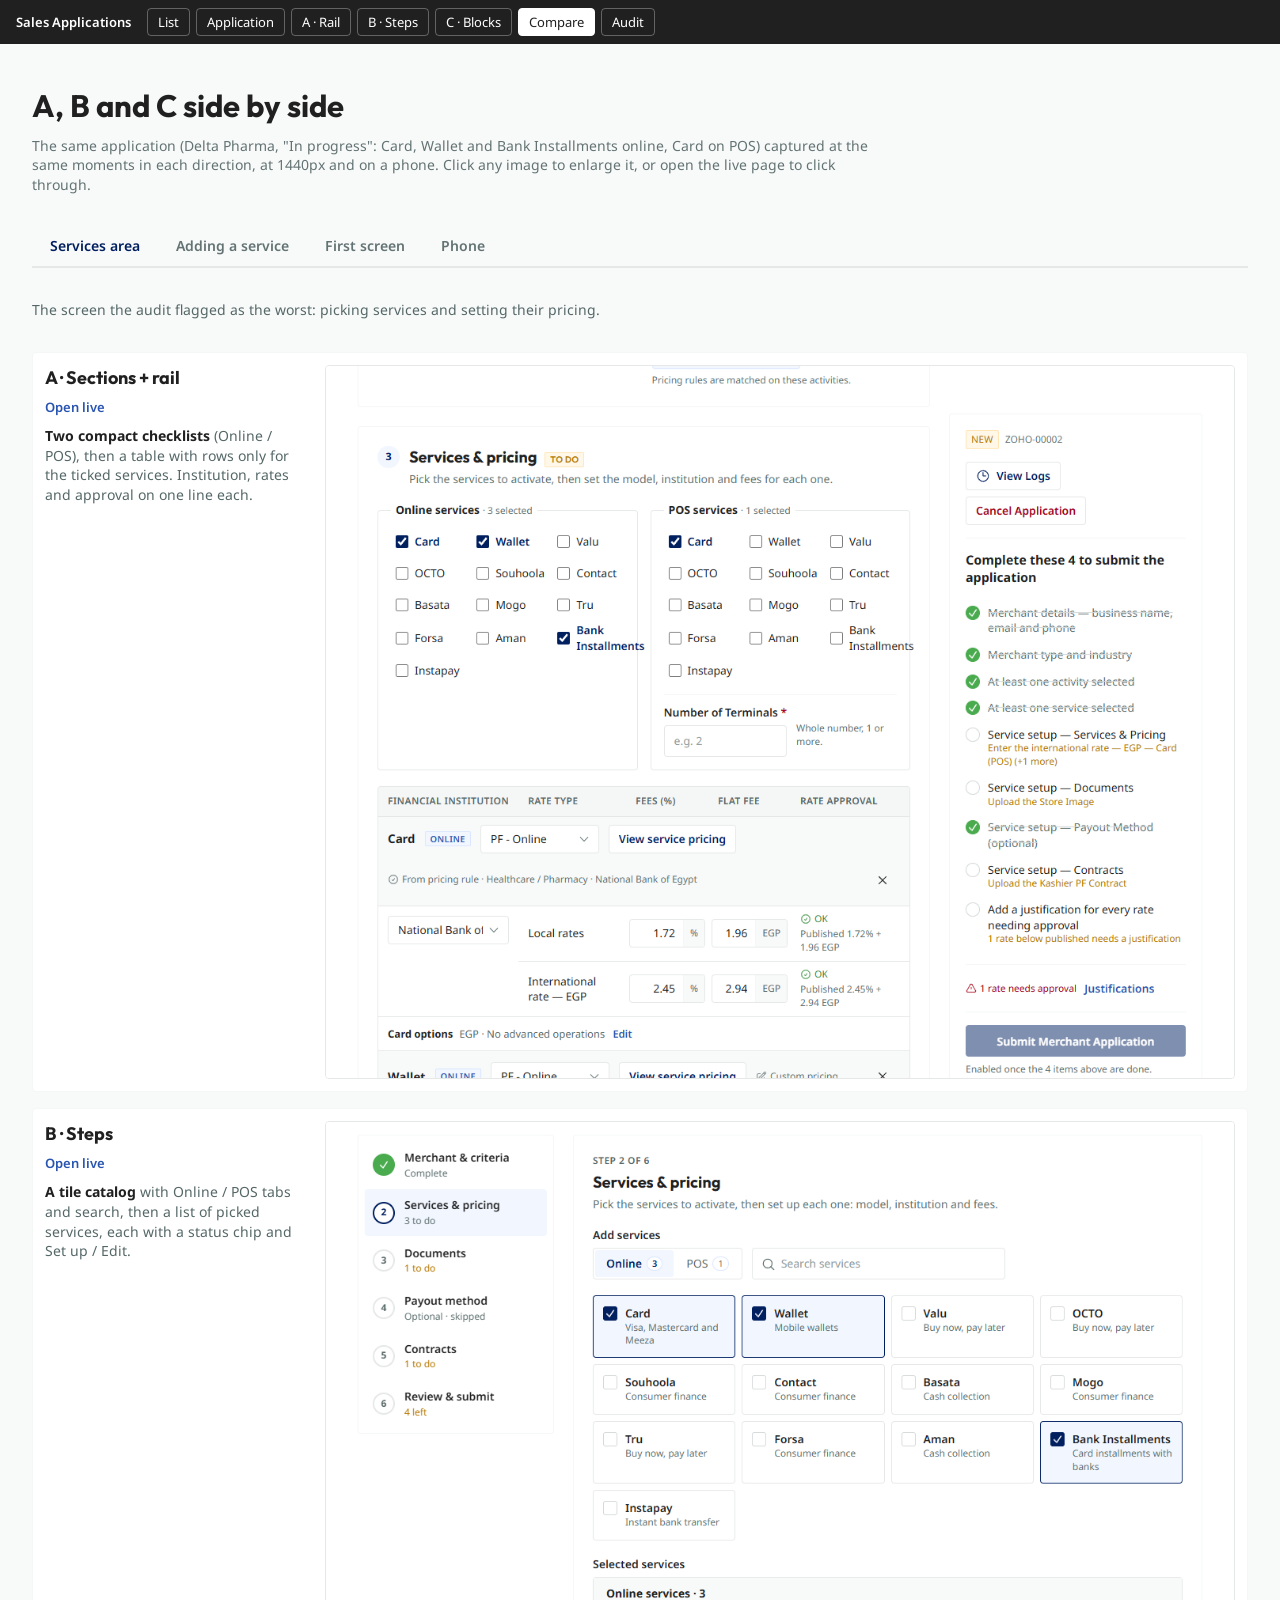
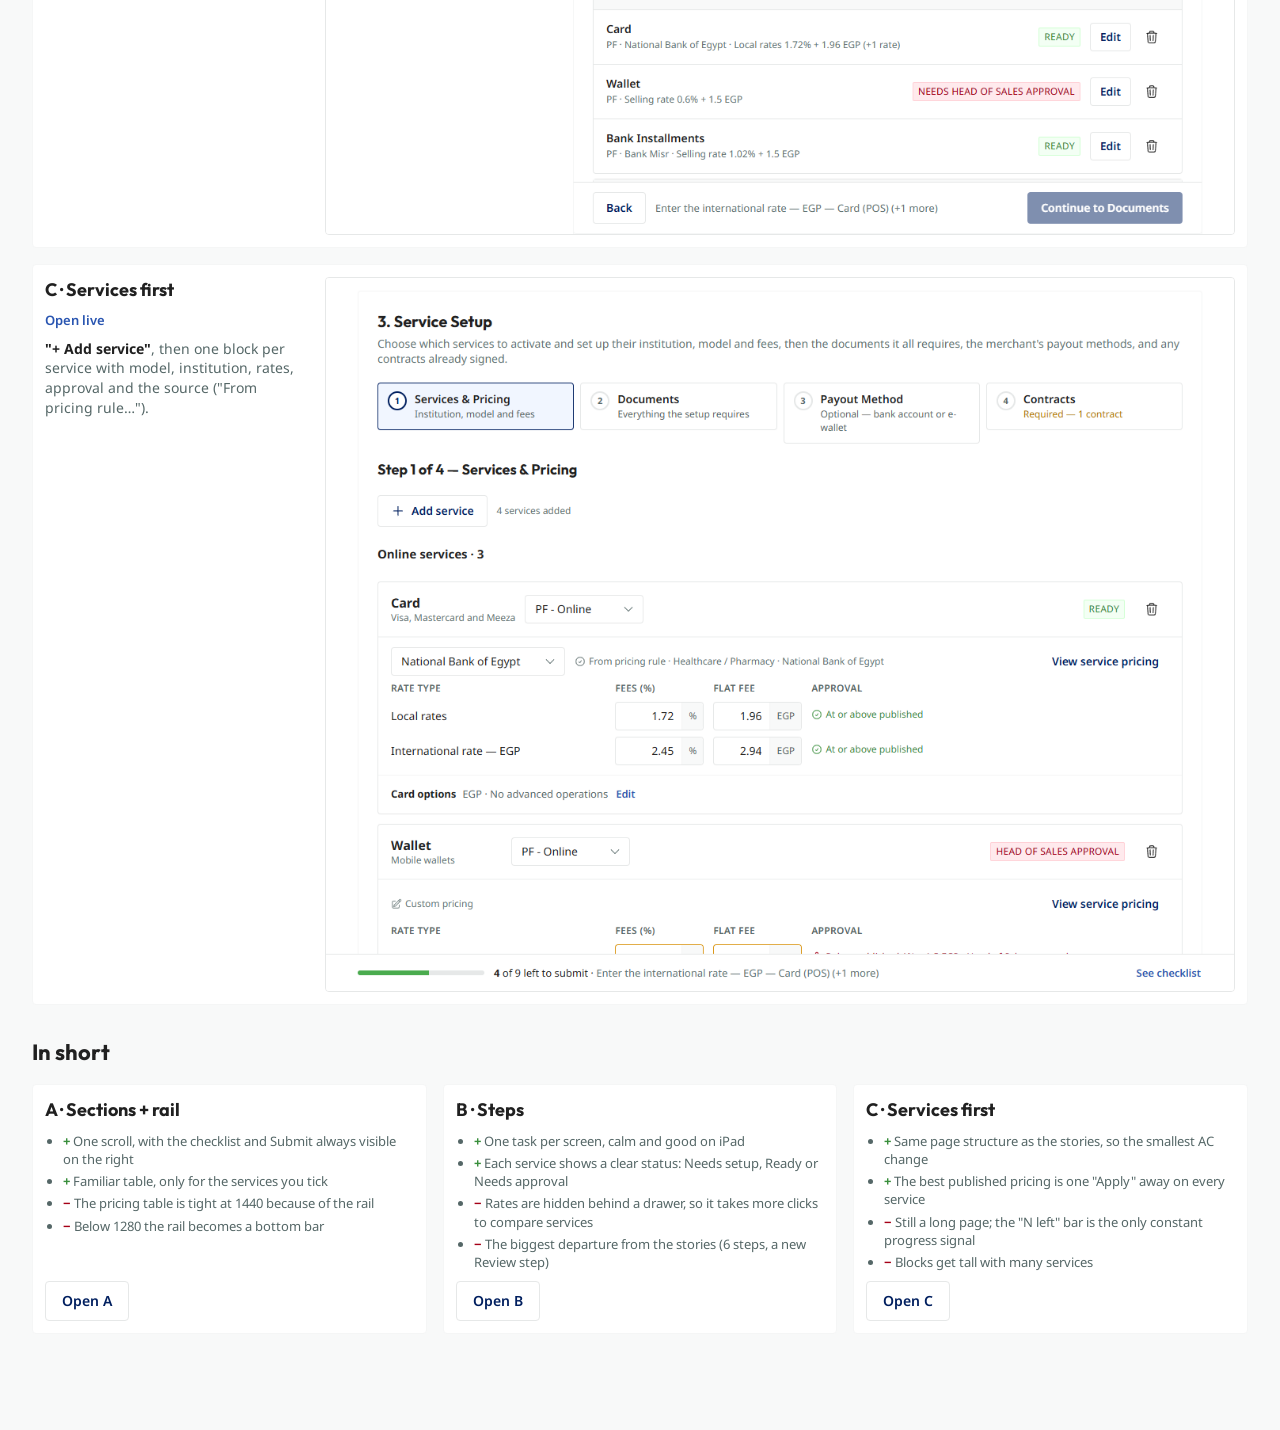
<file: sales-applications/compare.html>
<!DOCTYPE html>
<html lang="en" dir="ltr">
<head>
<meta charset="UTF-8">
<meta name="viewport" content="width=device-width, initial-scale=1">
<title>Compare Directions</title>
<link rel="preconnect" href="https://fonts.googleapis.com">
<link rel="preconnect" href="https://fonts.gstatic.com" crossorigin>
<link href="https://fonts.googleapis.com/css2?family=Outfit:wght@400;600;700&family=Noto+Sans:wght@400;500;600;700&display=swap" rel="stylesheet">
<link rel="stylesheet" href="shared/base.css?v=20261123g">
<style>
  body { background: var(--bg); }
  .doc { max-width: 1600px; margin: 0 auto; padding: 32px 16px 96px; display: flex; flex-direction: column; gap: 32px; }
  @media (min-width: 768px) { .doc { padding: 40px 32px 96px; } }
  header h1 { font-size: 31px; }
  header p { margin: 8px 0 0; color: var(--muted-fg); max-width: 860px; }
  .tabs { display: flex; gap: 0; border-block-end: 2px solid var(--border); overflow-x: auto; position: sticky; top: 44px; background: var(--bg); z-index: 5; }
  .tabs button { padding: 10px 18px; font-weight: 600; color: var(--muted-fg); border: 0; background: none; border-block-end: 2px solid transparent; margin-block-end: -2px; white-space: nowrap; }
  .tabs button[aria-selected="true"] { color: var(--primary); border-color: var(--primary); }
  .row { display: grid; gap: 16px; grid-template-columns: 1fr; }
  @media (min-width: 1000px) {
    .row:not(.ph) .col { display: grid; grid-template-columns: 260px minmax(0, 1fr); grid-template-rows: auto 1fr; column-gap: 20px; align-items: start; }
    .row:not(.ph) .col h2 { grid-column: 1; flex-wrap: wrap; }
    .row:not(.ph) .col h2 a { margin-inline-start: 0; width: 100%; }
    .row:not(.ph) .col img { grid-column: 2; grid-row: 1 / span 2; }
    .row:not(.ph) .col p { grid-column: 1; font-size: 14px; }
    .row.ph { grid-template-columns: repeat(3, minmax(0, 1fr)); }
  }
  .col { background: var(--white); border: 1px solid var(--border-subtle); border-radius: 4px; padding: 12px; display: flex; flex-direction: column; gap: 10px; min-width: 0; }
  .col h2 { font-size: 18px; display: flex; align-items: center; gap: 8px; }
  .col h2 a { margin-inline-start: auto; font-family: var(--font-body); font-size: 13px; font-weight: 600; }
  .col img { width: 100%; border: 1px solid var(--border); border-radius: 4px; display: block; cursor: zoom-in; background: var(--white); }
  .col.phone img { max-width: 300px; align-self: center; }
  .col p { margin: 0; font-size: 13px; color: var(--cadet-base); }
  .col p b { color: var(--foreground); }
  .lead { margin: 0; color: var(--cadet-base); max-width: 860px; }
  .zoom { position: fixed; inset: 0; background: rgba(0,0,0,.75); z-index: 100; display: grid; place-items: center; padding: 24px; cursor: zoom-out; }
  .zoom img { max-width: 100%; max-height: 100%; border-radius: 4px; background: var(--white); }
  .verdict { display: grid; gap: 16px; grid-template-columns: 1fr; }
  @media (min-width: 1000px) { .verdict { grid-template-columns: repeat(3, minmax(0, 1fr)); } }
  .verdict .col ul { margin: 0; padding-inline-start: 18px; color: var(--cadet-base); font-size: 13px; display: flex; flex-direction: column; gap: 4px; }
  .verdict .col .btn { align-self: flex-start; margin-block-start: auto; }
  .pro b { color: var(--lemon-80); } .con b { color: var(--destructive); }
</style>
<link rel="icon" type="image/svg+xml" href="../img/kashier-favicon.svg">
</head>
<body>
<div class="proto" role="navigation" aria-label="Prototype controls"><b>Sales Applications</b>
  <span class="grp"><a href="list.html" title="My Applications list">List</a><a href="application.html" title="The chosen application form">Application</a><a href="variant-a.html" title="Sections + sticky rail">A · Rail</a><a href="variant-b.html" title="Full-page steps">B · Steps</a><a href="variant-c.html" title="Services first, inline blocks">C · Blocks</a><a href="compare.html" title="A, B and C side by side" aria-current="page">Compare</a><a href="audit.html" title="Audit of the current prototype">Audit</a></span><span class="sp"></span></div>
<main class="doc">
  <header>
    <h1>A, B and C side by side</h1>
    <p>The same application (Delta Pharma, "In progress": Card, Wallet and Bank Installments online, Card on POS) captured at the same moments in each direction, at 1440px and on a phone. Click any image to enlarge it, or open the live page to click through.</p>
  </header>

  <div class="tabs" role="tablist" aria-label="Moment">
    <button role="tab" aria-selected="true" data-m="2">Services area</button>
    <button role="tab" aria-selected="false" data-m="3">Adding a service</button>
    <button role="tab" aria-selected="false" data-m="1">First screen</button>
    <button role="tab" aria-selected="false" data-m="4">Phone</button>
  </div>
  <p class="lead" id="mlead"></p>
  <div class="row" id="shots"></div>

  <section style="display:flex;flex-direction:column;gap:16px">
    <h2 style="font-size:22px">In short</h2>
    <div class="verdict">
      <div class="col"><h2>A · Sections + rail</h2><ul><li class="pro"><b>+</b> One scroll, with the checklist and Submit always visible on the right</li><li class="pro"><b>+</b> Familiar table, only for the services you tick</li><li class="con"><b>−</b> The pricing table is tight at 1440 because of the rail</li><li class="con"><b>−</b> Below 1280 the rail becomes a bottom bar</li></ul><a class="btn btn-outline" href="variant-a.html">Open A</a></div>
      <div class="col"><h2>B · Steps</h2><ul><li class="pro"><b>+</b> One task per screen, calm and good on iPad</li><li class="pro"><b>+</b> Each service shows a clear status: Needs setup, Ready or Needs approval</li><li class="con"><b>−</b> Rates are hidden behind a drawer, so it takes more clicks to compare services</li><li class="con"><b>−</b> The biggest departure from the stories (6 steps, a new Review step)</li></ul><a class="btn btn-outline" href="variant-b.html">Open B</a></div>
      <div class="col"><h2>C · Services first</h2><ul><li class="pro"><b>+</b> Same page structure as the stories, so the smallest AC change</li><li class="pro"><b>+</b> The best published pricing is one "Apply" away on every service</li><li class="con"><b>−</b> Still a long page; the "N left" bar is the only constant progress signal</li><li class="con"><b>−</b> Blocks get tall with many services</li></ul><a class="btn btn-outline" href="variant-c.html">Open C</a></div>
    </div>
  </section>
</main>
<script>
  const M = {
    1: { lead: 'What the salesperson sees when the application opens.', cap: { a: '<b>Rail on the right</b> with status, logs, cancel and the 9-item checklist. Sections are numbered and tagged Complete or To do.', b: '<b>Vertical stepper</b> with a count of what\'s left per step. The panel shows one step at a time.', c: '<b>The stories\' layout</b>: Merchant Details and Criteria side by side, then the Service Setup card.' } },
    2: { lead: 'The screen the audit flagged as the worst: picking services and setting their pricing.', cap: { a: '<b>Two compact checklists</b> (Online / POS), then a table with rows only for the ticked services. Institution, rates and approval on one line each.', b: '<b>A tile catalog</b> with Online / POS tabs and search, then a list of picked services, each with a status chip and Set up / Edit.', c: '<b>"+ Add service"</b>, then one block per service with model, institution, rates, approval and the source ("From pricing rule…").' } },
    3: { lead: 'Adding Valu (A, C) or setting up Wallet (B).', cap: { a: '<b>Tick it in the checklist</b>: a new table row appears with its model and "View service pricing".', b: '<b>Set up opens a drawer</b> with model, institution, rates and card options. The below-published flag shows under the rate.', c: '<b>A searchable picker</b> shows what\'s already added; pick several and add them in one go. Each new block offers "Apply" on the best published pricing.' } },
    4: { lead: 'The services area on a phone (390px).', cap: { a: '<b>Checklists stack</b>; the table scrolls sideways. A bottom bar replaces the rail.', b: '<b>Progress bar</b> + "All steps" menu; tiles wrap two per row. The setup drawer becomes a bottom sheet.', c: '<b>Blocks stack</b> with rates as two-column fields. The sticky "N left" bar stays at the bottom.' } }
  };
  const shots = document.getElementById('shots'), lead = document.getElementById('mlead');
  function show(m) {
    lead.textContent = M[m].lead; shots.classList.toggle('ph', m == 4);
    shots.innerHTML = ['a', 'b', 'c'].map(v => `<div class="col ${m == 4 ? 'phone' : ''}"><h2>${{ a: 'A · Sections + rail', b: 'B · Steps', c: 'C · Services first' }[v]}<a href="variant-${v}.html?state=progress">Open live</a></h2><img src="shots/compare/${v}-${m}-${{ 1: 'first-screen', 2: 'services', 3: 'adding', 4: 'phone' }[m]}.png" alt="Direction ${v.toUpperCase()}: ${M[m].lead}"><p>${M[m].cap[v]}</p></div>`).join('');
    document.querySelectorAll('.tabs button').forEach(b => b.setAttribute('aria-selected', b.dataset.m == m));
  }
  document.querySelectorAll('.tabs button').forEach(b => b.onclick = () => show(b.dataset.m));
  shots.onclick = e => { const i = e.target.closest('img'); if (!i) return; const z = document.createElement('div'); z.className = 'zoom'; z.innerHTML = `<img src="${i.src}" alt="${i.alt}">`; z.onclick = () => z.remove(); document.body.append(z); };
  document.addEventListener('keydown', e => { if (e.key === 'Escape') document.querySelector('.zoom')?.remove(); });
  show(2);
</script>
</body>
</html>
</file>
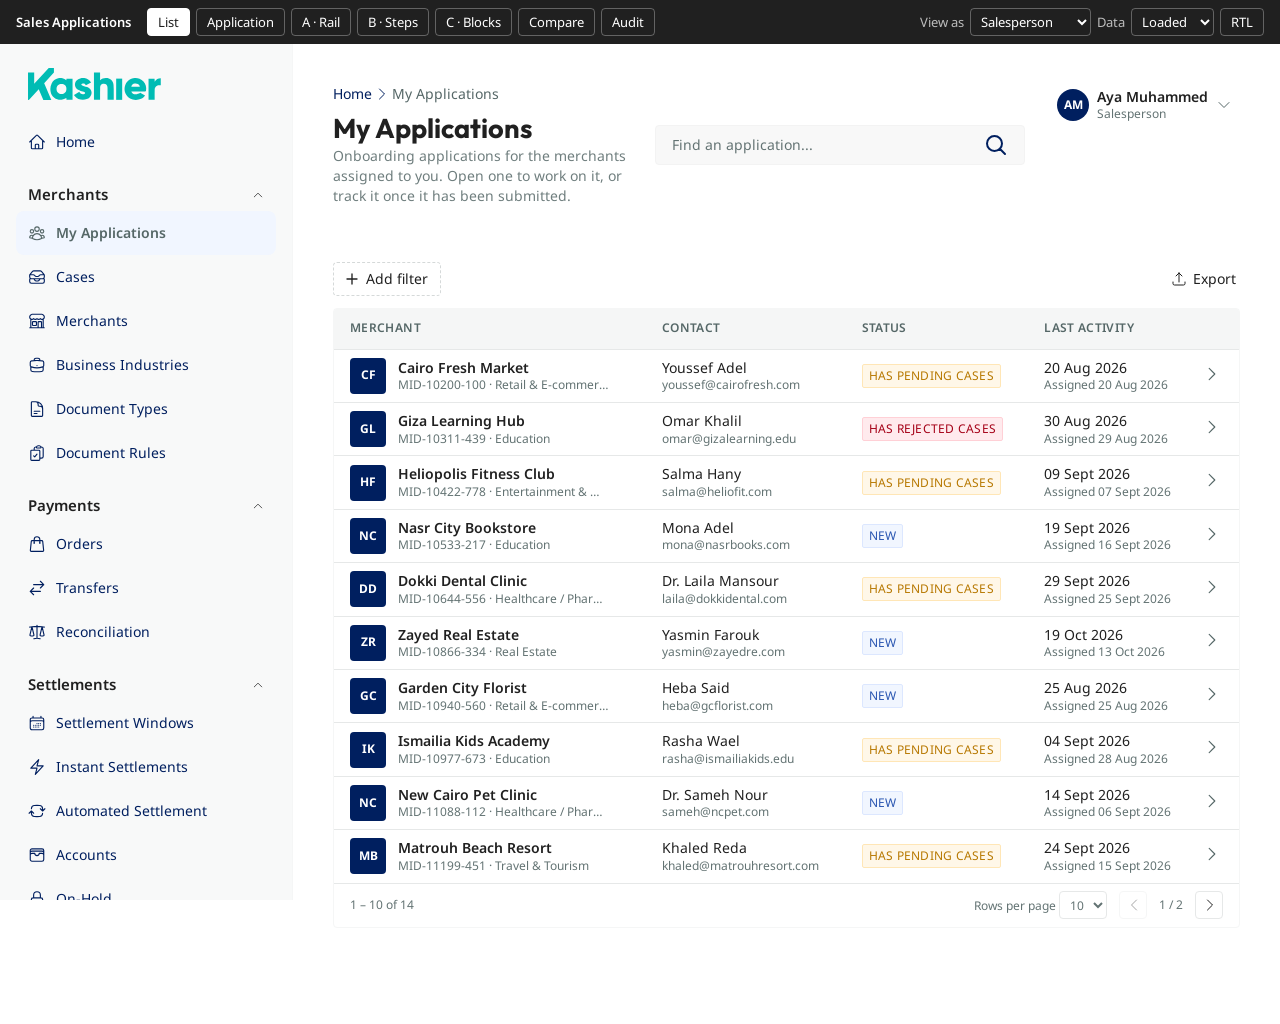
<file: sales-applications/list.html>
<!DOCTYPE html>
<html lang="en" dir="ltr">
<head>
<meta charset="UTF-8">
<meta name="viewport" content="width=device-width, initial-scale=1">
<title>My Applications</title>
<link rel="preconnect" href="https://fonts.googleapis.com">
<link rel="preconnect" href="https://fonts.gstatic.com" crossorigin>
<link href="https://fonts.googleapis.com/css2?family=Outfit:wght@400;600;700&family=Noto+Sans:wght@400;500;600;700&family=Noto+Naskh+Arabic:wght@400;600&display=swap" rel="stylesheet">
<link rel="stylesheet" href="shared/base.css?v=20261123g">
<link rel="stylesheet" href="shared/sa.css?v=20261123g">
<link rel="stylesheet" href="../components/filter-bar.css">
<style>
  /* My Applications list: agent-portal shell, styleguide list page (tables.md) */
  .wrap { max-width: 1600px; margin-inline: auto; display: flex; flex-direction: column; gap: 24px; }
  .ph > .ph-row { justify-content: flex-end; }
  .wrap > [data-live="body"] { min-width: 0; display: flex; flex-direction: column; gap: 16px; }

  /* status tabs */
  /* Tabs (components.md §10). The baseline is a 1px background line, so the selected tab's 2px underline
     sits on it inside the scroller instead of being clipped by a negative margin. */
  .stabs { display: flex; gap: 0; overflow-x: auto; scrollbar-width: none; background: linear-gradient(var(--border), var(--border)) left bottom / 100% 1px no-repeat; background-attachment: local; }
  .stabs::-webkit-scrollbar { display: none; }
  .stabs button { display: inline-flex; align-items: center; gap: 8px; padding: 10px 20px; border: 0; background: none; font-weight: 600; color: var(--muted-fg); border-block-end: 2px solid transparent; white-space: nowrap; flex-shrink: 0; }
  .stabs button:first-child { padding-inline-start: 4px; }
  .stabs button:hover { color: var(--foreground); }
  .stabs button[aria-selected="true"] { color: var(--primary); border-color: var(--primary); }
  .stabs .c { font-size: 12px; font-weight: 600; min-width: 22px; padding: 0 6px; border-radius: 99px; background: var(--muted); color: var(--cadet-base); text-align: center; }
  .stabs [aria-selected="true"] .c { background: var(--primary-10); color: var(--primary); }
  .stabs .c.attn { background: var(--mango-10); color: var(--mango-70); }
  .lnav { display: flex; flex-direction: column; gap: 16px; min-width: 0; }
  /* A: divider before the Live tab */
  .stabs .tsep { flex: 0 0 1px; align-self: center; height: 20px; margin-inline: 8px; background: var(--border); }
  /* B: In progress / Live view switch (segmented control), visually a level above the status tabs */
  .vsw { display: inline-flex; align-self: flex-start; padding: 2px; gap: 2px; border: 1px solid var(--border); border-radius: var(--radius); background: var(--muted); }
  .vsw button { display: inline-flex; align-items: center; gap: 8px; height: 36px; padding: 0 16px; border: 0; border-radius: calc(var(--radius) - 2px); background: none; font-weight: 600; color: var(--muted-fg); white-space: nowrap; }
  .vsw button:hover { color: var(--foreground); }
  .vsw button[aria-selected="true"] { background: var(--white); color: var(--foreground); }
  .vsw .c { font-size: 12px; font-weight: 600; min-width: 22px; padding: 0 6px; border-radius: 99px; background: var(--white); color: var(--cadet-base); text-align: center; }
  .vsw [aria-selected="true"] .c { background: var(--primary-10); color: var(--primary); }
  @media (pointer: coarse) { .vsw button { height: 44px; } }
  .lnote { margin: 0; color: var(--muted-fg); font-size: 14px; padding-block-end: 12px; border-block-end: 1px solid var(--border); }

  /* card header: title + search (as staging), then the filter bar */
  .lcard { background: var(--white); border: 1px solid var(--border-subtle); border-radius: var(--radius); min-width: 0; }
  /* Topbar search (layout.md §6b): 370px from 1440, 280px at 1280; below that it is a full-width row under the title */
  .hdr { flex-wrap: wrap; }
  .hdr .tsearch { align-self: center; display: flex; }
  .hdr .tsearch .kf-search { width: 280px; max-width: none; flex: 0 0 auto; }
  @media (min-width: 1440px) { .hdr .tsearch .kf-search { width: 370px; } }
  @media (max-width: 1279px) { .hdr .tsearch { order: 3; flex-basis: 100%; } .hdr .tsearch .kf-search { width: 100%; } }
  .lcard { overflow: hidden; }

  /* table */
  table.dt { min-width: 860px; }
  .dt td { cursor: pointer; }
  .dt .mer { display: flex; align-items: center; gap: 12px; }
  .mav { width: 36px; height: 36px; border-radius: 4px; background: var(--primary); color: var(--white); display: grid; place-items: center; font-size: 12px; font-weight: 700; flex-shrink: 0; }
  .dt .two .p { font-weight: 600; }
  .dt td.num { white-space: nowrap; }
  .sub2 { display: block; margin-block-start: 4px; font-size: 12px; color: var(--muted-fg); max-width: 240px; white-space: nowrap; overflow: hidden; text-overflow: ellipsis; }
  .cs { display: flex; flex-wrap: wrap; align-items: center; gap: 4px 8px; margin-block-end: 6px; }
  .cs .csv { font-size: 12px; color: var(--cadet-base); }
  .cs .sub2 { flex-basis: 100%; margin-block-start: 0; }
  .sub2.h { color: var(--destructive); }
  .thsort { display: inline-flex; align-items: center; gap: 4px; padding: 0; border: 0; background: none; font: inherit; text-transform: inherit; letter-spacing: inherit; color: inherit; cursor: pointer; }
  .thsort .sa { display: inline-grid; opacity: .4; } .thsort .sa.on { opacity: 1; color: var(--primary); } .thsort .sa.up svg { transform: rotate(180deg); }
  .wt { font-weight: 600; } .wt.late { color: var(--destructive); }
  .sub2.m { color: var(--mango-70); font-weight: 600; }
  .dt td:first-child { min-width: 240px; }
  .dt .mer .two { min-width: 0; }
  .dt .mer .two .s { white-space: nowrap; overflow: hidden; text-overflow: ellipsis; max-width: 210px; }
  .dt th, .dt td { padding-inline: 12px; }
  .dt th:first-child, .dt td:first-child { padding-inline-start: 16px; }
  .dt td.go { width: 40px; padding-inline: 4px 12px; }
  .dt .two .p { white-space: nowrap; }
  .rc { color: var(--foreground); }
  .dt .go { width: 32px; color: var(--cadet-base); }
  .dt tr:focus-visible td { background: var(--primary-10); outline: none; }
  .sc.ok2 { background: var(--lemon-10); color: var(--lemon-80); border: 1px solid var(--lemon-20); }
  .pager select { border: 1px solid var(--border); border-radius: 4px; height: 28px; padding: 0 6px; background: var(--white); }
  @media (pointer: coarse) { .pager select { height: 44px; } }

  /* phone: record cards (lists.md §1) */
  .rcards-l { display: none; }
  /* Below 1280 the table doesn't fit beside the 293px sidebar: record cards instead (lists.md §1), 2-up on tablets */
  @media (max-width: 1279px) {
    .tscroll { display: none; }
    .rcards-l { display: grid; grid-template-columns: 1fr; gap: 8px; padding: 0 12px 12px; }
    .rc { display: flex; flex-direction: column; gap: 8px; padding: 12px; border: 1px solid var(--border); border-radius: var(--radius); background: var(--white); text-align: start; width: 100%; }
    .rc .top { display: flex; align-items: center; gap: 12px; }
    .rc .top .t { flex: 1; min-width: 0; display: flex; flex-direction: column; }
    .rc .top .t b { font-weight: 600; }
    .rc .top .t span, .rc .meta { font-size: 12px; color: var(--muted-fg); }
    .rc .meta { display: flex; flex-wrap: wrap; gap: 4px 12px; }
  }
  @media (min-width: 768px) and (max-width: 1279px) { .rcards-l { grid-template-columns: 1fr 1fr; } }
  @media (max-width: 767px) { .pager .rpp { display: none; } }
  .skel-row td span { display: block; height: 12px; border-radius: 2px; background: linear-gradient(90deg, var(--muted) 0%, #ECEEEE 50%, var(--muted) 100%); background-size: 200% 100%; animation: sk 1s linear infinite; }
</style>
<link rel="icon" type="image/svg+xml" href="../img/kashier-favicon.svg">
</head>
<body>
<script src="../components/filter-bar.js"></script>
<script src="shared/agent-icons.js"></script>
<script src="shared/sa-core.js?v=20261123g"></script>
<script>
(function () {
  const { icon, esc } = SA;
  const TODAY = '2026-10-21';
  const WAIT_SLA = { 'Waiting Rate Approval': 48, 'Underwriting Review': 72, 'Bank Submission': 120 };   // target hours per stage
  const ROLES = { sales: { name: 'Aya Muhammed', init: 'AM', label: 'Salesperson' }, manager: { name: 'Nadia Salah', init: 'NS', label: 'Sales Manager' }, head: { name: 'Karim Zaki', init: 'KZ', label: 'Head of Sales' } };
  /* Statuses belong to cases (one per service), never to the application, so the list has no status tabs: filter by Case status instead. */
  const CHIP = { 'Not submitted': 'neu', New: 'info', Rejected: 'bad', 'Waiting Rate Approval': 'warn', 'Underwriting Review': 'info', 'Bank Submission': 'ok2', Canceled: 'neu', Live: 'ok' };

  /* ----- sample data (Aya's prototype merchants, extended) ----- */
  const BIZ = [['Cairo Fresh Market', 'Retail & E-commerce', 'Youssef Adel', 'youssef@cairofresh.com'], ['Delta Pharma Group', 'Healthcare / Pharmacy', 'Nourhan Samir', 'nourhan@deltapharma.eg'], ['Nile Bites Restaurants', 'Food & Beverage', 'Hassan Mostafa', 'hassan@nilebites.com'], ['Giza Learning Hub', 'Education', 'Omar Khalil', 'omar@gizalearning.edu'], ['Zamalek Boutique Hotel', 'Travel & Tourism', 'Dina Fathy', 'dina@zamalekhotel.com'],
    ['Alex Auto Parts', 'Automotive', 'Mahmoud Saeed', 'mahmoud@alexauto.com'], ['Heliopolis Fitness Club', 'Entertainment & Media', 'Salma Hany', 'salma@heliofit.com'], ['Maadi Home Decor', 'Retail & E-commerce', 'Rania Fouad', 'rania@maadidecor.com'], ['Sinai Dive Center', 'Travel & Tourism', 'Tarek Nabil', 'tarek@sinaidive.com'], ['Nasr City Bookstore', 'Education', 'Mona Adel', 'mona@nasrbooks.com'],
    ['Pyramids Logistics', 'Logistics & Delivery', 'Ahmed Gamal', 'ahmed@pyramidslog.com'], ['6th October Auto Care', 'Automotive', 'Sherif Kamal', 'sherif@6octauto.com'], ['Dokki Dental Clinic', 'Healthcare / Pharmacy', 'Dr. Laila Mansour', 'laila@dokkidental.com'], ['Tanta Textiles', 'Fashion & Beauty', 'Waleed Ezz', 'waleed@tantatex.com'], ['Mansoura Smart Tech', 'Technology / SaaS', 'Karim Fathi', 'karim@mansourasmart.io'],
    ['Aswan Spice Bazaar', 'Food & Beverage', 'Nadia Hamed', 'nadia@aswanspice.com'], ['Luxor Heritage Tours', 'Travel & Tourism', 'Mostafa Ali', 'mostafa@luxortours.com'], ['Port Said Marine', 'Logistics & Delivery', 'Hany Selim', 'hany@psmarine.com'], ['Zayed Real Estate', 'Real Estate', 'Yasmin Farouk', 'yasmin@zayedre.com'], ['Shorouk Insurance Brokers', 'Insurance', 'Amr Lotfy', 'amr@shoroukins.com'],
    ['Garden City Florist', 'Retail & E-commerce', 'Heba Said', 'heba@gcflorist.com'], ['Ismailia Kids Academy', 'Education', 'Rasha Wael', 'rasha@ismailiakids.edu'], ['Fayoum Organic Farms', 'Food & Beverage', 'Ibrahim Zaki', 'ibrahim@fayoumorganic.com'], ['Hurghada Surf School', 'Entertainment & Media', 'Ola Kamel', 'ola@hurghadasurf.com'], ['New Cairo Pet Clinic', 'Healthcare / Pharmacy', 'Dr. Sameh Nour', 'sameh@ncpet.com'],
    ['Bab El Louq Coffee', 'Food & Beverage', 'Ali Hassan', 'ali@babellouq.com'], ['Siwa Crafts Co.', 'Fashion & Beauty', 'Mariam Adly', 'mariam@siwacrafts.com'], ['Matrouh Beach Resort', 'Travel & Tourism', 'Khaled Reda', 'khaled@matrouhresort.com'], ['Obour Wholesale', 'Marketplace', 'Samir Fawzy', 'samir@oburwholesale.com'], ['Tahrir Legal Partners', 'Professional Services', 'Nermeen Aziz', 'nermeen@tahrirlegal.com'],
    ['Damietta Furniture House', 'Retail & E-commerce', 'Adel Shawky', 'adel@damiettafh.com'], ['Rehab Mall Kiosks', 'Marketplace', 'Ghada Ramzy', 'ghada@rehabkiosks.com']];
  const STAT_SEQ = ['Waiting Rate Approval', 'New', 'New', 'Rejected', 'Underwriting Review', 'New', 'Bank Submission', 'New', 'Rejected', 'New', 'Waiting Rate Approval', 'New', 'Underwriting Review', 'New', 'Canceled', 'New', 'Rejected', 'Bank Submission', 'New', 'Waiting Rate Approval', 'New', 'Underwriting Review', 'New', 'Rejected', 'New', 'Bank Submission', 'New', 'Waiting Rate Approval', 'Canceled', 'New', 'Rejected', 'Underwriting Review'];
  const SALES = ['Aya Muhammed', 'Mostafa Khaled', 'Nour Hamdy', 'Karim Zaki'];
  const REJECT = [['Head of Sales', 'Off-us at 1.1% is below cost for this volume. 1.35% is the lowest we can offer.', 2], ['Sales Manager', 'Wallet selling rate needs a stronger justification.', 1], ['Onboarding team', 'Commercial Registration is expired. Upload a valid copy.', 1]];
  const iso = d => d.toISOString().slice(0, 10);
  /* Cases per application: one per requested service. Rate approval only applies to services priced below published. */
  const POOL = ['Online Card', 'Online Wallet', 'POS Card', 'Online Bank Installments'], FLAGGED = ['Online Wallet', 'POS Card', 'Online Bank Installments'], LATER = ['Underwriting Review', 'Bank Submission'];
  const svcName = id => { const k = id.indexOf(' '); return id.slice(k + 1) + ' (' + id.slice(0, k) + ')'; };
  function mkCases(i, status) {
    if (status === 'New') return [];
    const first = status === 'Rejected' || status === 'Waiting Rate Approval' ? FLAGGED[i % 3] : POOL[i % 4], n = Math.min(4, 1 + (i % 3) + (i % 7 === 0 ? 1 : 0));
    return [first].concat(POOL.filter(x => x !== first)).slice(0, n).map((svc, k) => {
      const c = { id: 'CASE-' + String(i * 4 + k + 1).padStart(3, '0'), svc, status: k === 0 ? status : LATER[(i + k) % 2] };
      if (WAIT_SLA[c.status]) c.hours = ((i * 37 + k * 53) % 190) + 2;   // how long it has been in this stage
      if (c.status === 'Rejected') c.reject = REJECT[i % REJECT.length];
      if (c.status === 'Waiting Rate Approval') { c.pending = 1 + (i % 3); c.tier = i % 2 ? 'Head of Sales' : 'Sales Manager'; }
      return c;
    });
  }
  const ROWS = BIZ.map((b, i) => {
    const st = STAT_SEQ[i % STAT_SEQ.length], assigned = new Date(Date.UTC(2026, 7, 20 + (i * 3) % 55)), last = new Date(assigned.getTime() + ((i * 7) % 20) * 864e5);
    const r = { id: 'L-' + String(i + 1).padStart(3, '0'), biz: b[0], industry: b[1], contact: b[2], email: b[3], mid: `MID-${10200 + i * 37}-${String(100 + (i * 113) % 900)}`, cases: mkCases(i, st), sales: SALES[i % (i % 5 === 0 ? 4 : 3)], assigned: iso(assigned), last: iso(last > new Date(TODAY) ? new Date(TODAY) : last) };
    return r;
  });
  /* Live merchants (FIN-30327): out of the pipeline, listed only under Live, newest go-live first. */
  const LIVE_BIZ = [['Karnak Jewelry', 'Fashion & Beauty', 'Sahar Nabil', 'sahar@karnakjewelry.com'], ['Ain Shams Pharmacy', 'Healthcare / Pharmacy', 'Dr. Hisham Adel', 'hisham@asupharma.com'], ['Abu Qir Seafood', 'Food & Beverage', 'Gamal Fikry', 'gamal@abuqirseafood.com'], ['Mokattam Gym', 'Entertainment & Media', 'Reem Atef', 'reem@mokattamgym.com'], ['Shubra Electronics', 'Retail & E-commerce', 'Wael Hosny', 'wael@shubraelec.com'],
    ['Sohag Cotton Mills', 'Fashion & Beauty', 'Fathy Morsi', 'fathy@sohagcotton.com'], ['Marsa Alam Lodge', 'Travel & Tourism', 'Nada Samy', 'nada@marsaalamlodge.com'], ['Qena Agritech', 'Technology / SaaS', 'Bassem Lotfy', 'bassem@qenaagri.io'], ['Zagazig Language School', 'Education', 'Hala Mourad', 'hala@zagazigls.edu'], ['Rosetta Courier', 'Logistics & Delivery', 'Islam Taha', 'islam@rosettacourier.com'],
    ['El Gouna Yacht Club', 'Entertainment & Media', 'Sherine Halim', 'sherine@gounayc.com'], ['Minya Medical Labs', 'Healthcare / Pharmacy', 'Dr. Ehab Ragab', 'ehab@minyalabs.com'], ['Kafr El Sheikh Dairy', 'Food & Beverage', 'Mohsen Badr', 'mohsen@kesdairy.com'], ['Downtown Print House', 'Professional Services', 'Lobna Sherif', 'lobna@dtprint.com']];
  LIVE_BIZ.forEach((b, i) => {
    const since = new Date(Date.UTC(2026, 9, 20 - i * 5)), assigned = new Date(since.getTime() - (30 + (i * 11) % 25) * 864e5);
    ROWS.push({ id: 'V-' + String(i + 1).padStart(3, '0'), biz: b[0], industry: b[1], contact: b[2], email: b[3], mid: `MID-${9100 + i * 53}-${String(100 + (i * 71) % 900)}`, sales: SALES[i % (i % 4 === 3 ? 4 : 3)], assigned: iso(assigned), last: iso(since), since: iso(since), cases: POOL.slice(0, 1 + (i % 3)).map((svc, k) => ({ id: 'CASE-' + String(900 + i * 4 + k), svc, status: 'Live' })) });
  });

  /* ----- state ----- */
  const st = { role: 'sales', tab: 'All', q: '', page: 1, size: 10, data: 'loaded', filters: {} };
  try { Object.assign(st, JSON.parse(sessionStorage.getItem('sa-list') || '{}')); } catch (e) { }
  const keep = () => { try { sessionStorage.setItem('sa-list', JSON.stringify({ role: st.role, size: st.size })); } catch (e) { } };
  const me = () => ROLES[st.role];
  const scoped = () => st.role === 'sales' ? ROWS.filter(r => r.sales === 'Aya Muhammed') : st.role === 'manager' ? ROWS.filter(r => r.sales !== 'Karim Zaki') : ROWS;
  const mine = c => (st.role === 'manager' && c.tier === 'Sales Manager') || (st.role === 'head' && c.tier === 'Head of Sales');
  const FIELDS = () => [
    { key: 'industry', type: 'multi', icon: 'store', label: 'Industry', hint: 'The merchant\'s industry from Zoho CRM.', options: [...new Set(ROWS.map(r => r.industry))].sort() },
    ...(st.role !== 'sales' ? [{ key: 'sales', type: 'multi', icon: 'user', label: 'Salesperson', hint: 'Applications assigned to these salespeople.', options: [...new Set(scoped().map(r => r.sales))].sort() }] : []),
    ...(st.role !== 'sales' ? [{ key: 'wait', type: 'multi', icon: 'clock', label: 'Waiting time', hint: 'How long the longest pending case has been waiting.', options: ['Under 1 day', '1 to 2 days', '2 to 5 days', 'Over 5 days'] }] : []),
    { key: 'astatus', type: 'multi', icon: 'clock', label: 'Status', hint: 'The status of the application.', options: APP_STATUSES },
    { key: 'assigned', type: 'date', icon: 'calendar', label: 'Assigned', hint: 'When the lead was assigned.' },
    { key: 'last', type: 'date', icon: 'clock', label: 'Last activity', hint: 'The latest change on the application.' }
  ];
  /* The application's status, derived from its cases. */
  const PENDING = ['Waiting Rate Approval', 'Underwriting Review', 'Bank Submission'];
  const APP_STATUSES = ['New', 'Has Pending Cases', 'Has Rejected Cases', 'Cases Completed'];
  const APP_CHIP = { New: 'info', 'Has Pending Cases': 'warn', 'Has Rejected Cases': 'bad', 'Cases Completed': 'ok' };
  const appStatus = r => !r.cases.length ? 'New' : r.cases.some(c => c.status === 'Rejected') ? 'Has Rejected Cases' : r.cases.some(c => PENDING.includes(c.status)) ? 'Has Pending Cases' : 'Cases Completed';
  /* Waiting time of an application = its longest pending case; late = any pending case past the target for its stage. */
  const waitOf = r => { const hs = r.cases.filter(c => c.hours != null).map(c => c.hours); return hs.length ? Math.max(...hs) : null; };
  const lateOf = r => r.cases.some(c => c.hours != null && c.hours > WAIT_SLA[c.status]);
  const fmtWait = h => h < 1 ? 'Under 1h' : h < 24 ? `${Math.floor(h)}h` : `${Math.floor(h / 24)}d ${Math.floor(h % 24)}h`;
  const rangeOf = h => h == null ? undefined : h < 24 ? 'Under 1 day' : h < 48 ? '1 to 2 days' : h < 120 ? '2 to 5 days' : 'Over 5 days';
  const getv = (r, k) => k === 'wait' ? rangeOf(waitOf(r)) : k === 'astatus' ? appStatus(r) : r[k];
  const searchHit = r => !st.q || [r.biz, r.contact, r.email, r.mid].join(' ').toLowerCase().includes(st.q.toLowerCase());
  const base = vals => scoped().filter(r => searchHit(r) && KFilter.matches(vals || st.filters, r, FIELDS(), getv));
  const rows = () => {
    const l = base();
    if (st.sort && st.role !== 'sales') { const d = st.sort === 'asc' ? 1 : -1; l.sort((a, b) => { const x = waitOf(a), y = waitOf(b); if (x == null && y == null) return 0; if (x == null) return 1; if (y == null) return -1; return (x - y) * d; }); }
    return l;
  };
  const fmtD = d => new Date(d + 'T12:00:00').toLocaleDateString('en-GB', { day: '2-digit', month: 'short', year: 'numeric' });
  const init = n => n.replace(/^Dr\.\s*/, '').split(/\s+/).slice(0, 2).map(w => w[0]).join('').toUpperCase();
  const openHref = r => (!r.cases.length ? 'application.html?state=new' : `application.html?state=ready&mid=${encodeURIComponent(r.mid)}&cases=${encodeURIComponent(r.cases.map(c => c.svc + '~' + c.status + (c.reject && c.reject[0] === 'Onboarding team' ? ':uw' : '') + (c.hours != null ? '@' + c.hours : '')).join('|'))}`) + (r.since ? `&since=${r.since}` : '') + `&as=${st.role}`;

  /* ----- render ----- */
  function header() {
    return `<header class="hdr"><div class="hdr-l"><nav class="crumb" aria-label="Breadcrumb"><a href="#">Home</a><svg class="ic-16" viewBox="0 0 24 24" fill="none" stroke="currentColor" stroke-width="1.5" aria-hidden="true">${AGENT_ICONS['chevron-right']}</svg><span aria-current="page">My Applications</span></nav>
      <h1>My Applications</h1><p class="desc">${st.role === 'sales' ? 'Onboarding applications for the merchants assigned to you. Open one to work on it, or track it once it has been submitted.' : st.role === 'manager' ? 'Your team\'s onboarding applications. Rates waiting for your approval are flagged.' : 'Every onboarding application. Rates waiting for your approval are flagged.'}</p></div>
      <div class="tsearch" id="topSearch"></div>
      <button type="button" class="profile" aria-label="Account: ${esc(me().name)}"><span class="pav">${me().init}</span><span class="pdata"><span class="pname">${esc(me().name)}</span><span class="pmail">${esc(me().label)}</span></span>${icon('chevron', 'ic-16')}</button></header>`;
  }
  function table(list) {
    const showSales = st.role !== 'sales', showWait = showSales, cols = 5 + (showSales ? 2 : 0);
    const head = `<th>Merchant</th><th>Contact</th><th>Status</th>${showWait ? `<th aria-sort="${st.sort === 'asc' ? 'ascending' : st.sort === 'desc' ? 'descending' : 'none'}"><button type="button" class="thsort" data-act="sort" title="Sort by waiting time">Waiting time<span class="sa ${st.sort === 'asc' ? 'up' : ''} ${st.sort ? 'on' : ''}">${icon('chevron', 'ic-14')}</span></button></th>` : ''}${showSales ? '<th>Salesperson</th>' : ''}<th>Last activity</th>`;
    if (st.data === 'loading') return `<div class="tscroll"><table class="dt"><thead><tr>${head}<th></th></tr></thead><tbody>${Array.from({ length: 6 }, () => `<tr class="skel-row">${'<td><span></span></td>'.repeat(cols)}</tr>`).join('')}</tbody></table></div>`;
    if (!list.length) {
      const filtered = st.q || Object.keys(st.filters || {}).length;
      return `<div class="empty"><span class="ei">${icon('search', 'ic-24')}</span><h3>${st.data === 'empty' ? 'No applications yet' : 'No applications match'}</h3><p>${st.data === 'empty' ? 'Applications appear here when a Zoho CRM lead is assigned to you.' : filtered ? 'Try another status tab, or clear the search and filters.' : ''}</p>${filtered && st.data !== 'empty' ? '<button type="button" class="btn btn-outline btn-sm" data-act="clear">Clear search and filters</button>' : ''}</div>`;
    }
    const page = list.slice((st.page - 1) * st.size, st.page * st.size);
    return `<div class="tscroll"><table class="dt"><thead><tr>${head}<th><span class="sr-only">Open</span></th></tr></thead><tbody>
      ${page.map(r => `<tr tabindex="0" data-href="${openHref(r)}" aria-label="Open ${esc(r.biz)}"><td><div class="mer"><span class="mav" aria-hidden="true">${init(r.biz)}</span><span class="two"><span class="p">${esc(r.biz)}</span><span class="s">${esc(r.mid)} · ${esc(r.industry)}</span></span></div></td><td class="two"><span class="p" style="font-weight:400">${esc(r.contact)}</span><span class="s">${esc(r.email)}</span></td>
        <td><span class="sc ${APP_CHIP[appStatus(r)]}">${appStatus(r)}</span></td>${showWait ? `<td class="num">${waitOf(r) == null ? '<span class="muted">None</span>' : `<span class="wt ${lateOf(r) ? 'late' : ''}">${fmtWait(waitOf(r))}</span>${lateOf(r) ? ' <span class="tag bad">Late</span>' : ''}`}</td>` : ''}${showSales ? `<td class="num">${esc(r.sales)}</td>` : ''}
        <td class="two num"><span class="p" style="font-weight:400">${fmtD(r.last)}</span><span class="s">Assigned ${fmtD(r.assigned)}</span></td><td class="go">${icon('right', 'ic mirror')}</td></tr>`).join('')}</tbody></table></div>
      <div class="rcards-l">${page.map(r => `<a class="rc" href="${openHref(r)}"><span class="top"><span class="mav" aria-hidden="true">${init(r.biz)}</span><span class="t"><b>${esc(r.biz)}</b><span>${esc(r.industry)} · ${esc(r.mid)}</span></span>${icon('right', 'ic mirror')}</span><span><span class="sc ${APP_CHIP[appStatus(r)]}">${appStatus(r)}</span></span><span class="meta"><span>${esc(r.contact)}</span>${showWait && waitOf(r) != null ? `<span>Waiting ${fmtWait(waitOf(r))}${lateOf(r) ? ' · Late' : ''}</span>` : ''}${showSales ? `<span>${esc(r.sales)}</span>` : ''}<span>Last activity ${fmtD(r.last)}</span></span></a>`).join('')}</div>`;
  }
  function pager(list) {
    if (st.data !== 'loaded' || !list.length) return '';
    const pages = Math.max(1, Math.ceil(list.length / st.size)); st.page = Math.min(st.page, pages);
    const a = (st.page - 1) * st.size + 1, b2 = Math.min(st.page * st.size, list.length);
    return `<div class="pager"><span>${a} – ${b2} of ${list.length}</span><span class="r"><span class="rpp"><label for="rpp">Rows per page</label> <select id="rpp" data-act-change="size">${[10, 20, 50].map(n => `<option ${n === st.size ? 'selected' : ''}>${n}</option>`).join('')}</select></span><button type="button" data-act="prev" aria-label="Previous page" ${st.page === 1 ? 'disabled' : ''}>${icon('left', 'ic-16 mirror')}</button><span>${st.page} / ${pages}</span><button type="button" data-act="next" aria-label="Next page" ${st.page === pages ? 'disabled' : ''}>${icon('right', 'ic-16 mirror')}</button></span></div>`;
  }
  let fb = null;
  function body() {
    const list = st.data === 'empty' ? [] : rows();
    return `<div class="owned"><div id="fbHost"></div><div class="lcard" data-live="tbl">${table(list)}${pager(list)}</div></div>`;
  }

  const V = {
    key: 'list',
    protoControls: () => `<label class="lbl" for="role">View as</label><select id="role">${Object.entries(ROLES).map(([k, r]) => `<option value="${k}" ${st.role === k ? 'selected' : ''}>${r.label}</option>`).join('')}</select><label class="lbl" for="dstate">Data</label><select id="dstate">${['loaded', 'loading', 'empty'].map(d => `<option value="${d}" ${st.data === d ? 'selected' : ''}>${d[0].toUpperCase() + d.slice(1)}</option>`).join('')}</select>`,
    bindProto() {
      document.getElementById('role').onchange = e => { st.role = e.target.value; st.page = 1; st.filters = {}; st.sort = null; fb = null; keep(); SA.rerender(); };
      document.getElementById('dstate').onchange = e => { st.data = e.target.value; SA.rerender(); };
    },
    render() {
      const page = document.getElementById('page');
      page.innerHTML = `<div class="wrap"><div class="ph">${header()}</div><div data-live="body">${body()}</div></div>`;
      KFilter.search(document.getElementById('topSearch'), { placeholder: 'Find an application...', value: st.q, onSearch: q => { st.q = q; st.page = 1; refresh(); } });
      fb = KFilter.mount(document.getElementById('fbHost'), {
        fields: FIELDS(), noun: ['application', 'applications'], today: TODAY, initial: st.filters,
        onExport: () => SA.toast(`${rows().length} applications exported as CSV`),
        count: vals => base(vals).length,
        onChange: v => { st.filters = v; st.page = 1; refresh(); }
      });
    },
    chg: { size: el => { st.size = +el.value; st.page = 1; keep(); } },
    act: {
      sort: () => { st.sort = st.sort === 'desc' ? 'asc' : st.sort === 'asc' ? null : 'desc'; st.page = 1; refresh(); return false; },
      prev: () => { st.page--; refresh(); return false; },
      next: () => { st.page++; refresh(); return false; },
      clear: () => { st.q = ''; st.filters = {}; return true; }
    }
  };
  /* Search, tabs and paging redraw only the tabs and the table, so the search field keeps focus. */
  function refresh() {
    const host = document.querySelector('[data-live="body"]'); if (!host) return;
    const tbl = host.querySelector('[data-live="tbl"]');
    const list = st.data === 'empty' ? [] : rows();
    tbl.innerHTML = table(list) + pager(list);
  }
  document.addEventListener('click', e => { const tr = e.target.closest('tr[data-href]'); if (tr) location.href = tr.dataset.href; });
  document.addEventListener('keydown', e => { const tr = e.target.closest && e.target.closest('tr[data-href]'); if (tr && (e.key === 'Enter' || e.key === ' ')) { e.preventDefault(); location.href = tr.dataset.href; } });
  SA.mount(V);
})();
</script>
</body>
</html>
</file>
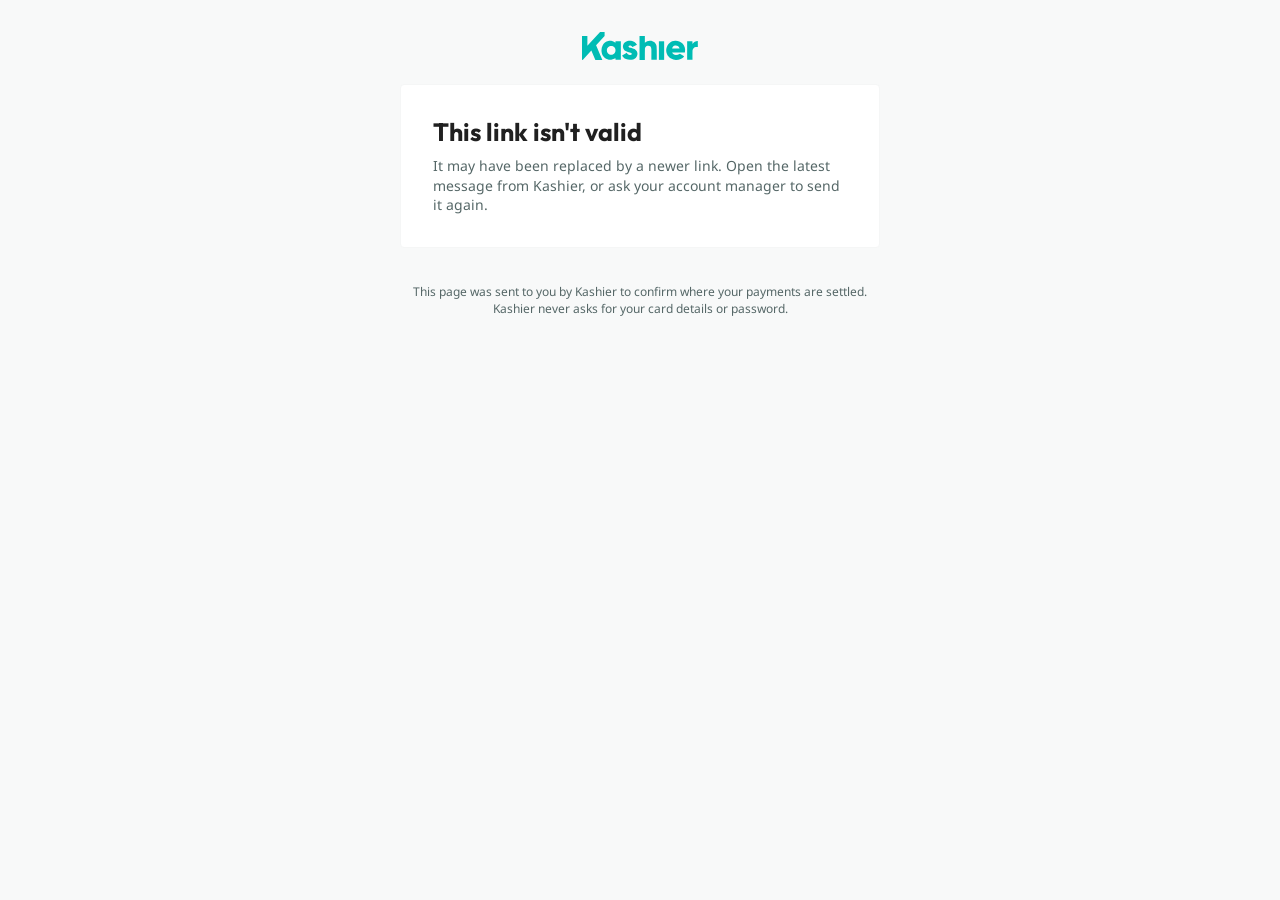
<file: sales-applications/payout-confirm.html>
<!DOCTYPE html>
<html lang="en" dir="ltr">
<head>
<meta charset="UTF-8">
<meta name="viewport" content="width=device-width, initial-scale=1">
<title>Confirm your payout details | Kashier</title>
<link rel="preconnect" href="https://fonts.googleapis.com">
<link rel="preconnect" href="https://fonts.gstatic.com" crossorigin>
<link href="https://fonts.googleapis.com/css2?family=Outfit:wght@400;600;700&family=Noto+Sans:wght@400;500;600;700&display=swap" rel="stylesheet">
<link rel="stylesheet" href="shared/base.css?v=20261123g">
<link rel="stylesheet" href="shared/sa.css?v=20261123g">
<link rel="icon" type="image/svg+xml" href="../img/kashier-favicon.svg">
<style>
  /* The merchant's page from the confirmation link: its own fullscreen layout, outside the agent portal. */
  body { background: var(--bg); min-height: 100vh; }
  .pc { min-height: 100vh; display: flex; flex-direction: column; align-items: center; gap: 24px; padding: 32px 16px; }
  .pc-logo { height: 28px; }
  .pc-card { width: 100%; max-width: 480px; background: var(--white); border: 1px solid var(--border-subtle); border-radius: var(--radius); padding: 24px 16px; display: flex; flex-direction: column; gap: 24px; }
  @media (min-width: 768px) { .pc-card { padding: 32px; } }
  .pc-h { display: flex; flex-direction: column; gap: 8px; }
  .pc-h h1 { font-family: var(--font-display); font-size: 25px; line-height: 1.25; margin: 0; }
  .pc-h p { margin: 0; color: var(--cadet-base); }
  .pc-otp { font-size: 20px; letter-spacing: .4em; text-align: center; font-variant-numeric: tabular-nums; }
  .pc-acts { display: flex; flex-direction: column; gap: 12px; }
  .pc-acts .btn { width: 100%; justify-content: center; min-height: 44px; }
  .pc-ok { width: 48px; height: 48px; color: var(--success); }
  .pc-foot { color: var(--cadet-base); font-size: 12px; text-align: center; max-width: 480px; }
</style>
</head>
<body>
<main class="pc">
  <img class="pc-logo" src="../img/Kashier-logo.svg" alt="Kashier">
  <section class="pc-card" id="card" aria-live="polite"></section>
  <p class="pc-foot">This page was sent to you by Kashier to confirm where your payments are settled. Kashier never asks for your card details or password.</p>
</main>
<script>
(function () {
  'use strict';
  const qs = new URLSearchParams(location.search), APP = qs.get('app') || '', TOKEN = qs.get('t') || '';
  const esc = v => String(v == null ? '' : v).replace(/[&<>"']/g, c => ({ '&': '&amp;', '<': '&lt;', '>': '&gt;', '"': '&quot;', "'": '&#39;' })[c]);
  const nowStr = () => new Date().toLocaleString('en-US', { month: '2-digit', day: '2-digit', year: 'numeric', hour: '2-digit', minute: '2-digit', second: '2-digit' });
  const maskPhone = ph => { const m = String(ph || '').trim().match(/^(\+\d{1,3})?.*?(\d{4})$/); return m ? (m[1] ? m[1] + ' ' : '') + '••• ' + m[2] : String(ph || ''); };
  // Heroicons v2 outline check-circle, verbatim.
  const CHECK = '<svg class="pc-ok" viewBox="0 0 24 24" fill="none" stroke="currentColor" stroke-width="1.5" aria-hidden="true"><path stroke-linecap="round" stroke-linejoin="round" d="M9 12.75 11.25 15 15 9.75M21 12a9 9 0 1 1-18 0 9 9 0 0 1 18 0Z"/></svg>';

  /* The application this link belongs to, from the prototype's storage: the sales prototype's own application or a demo one. */
  function find() {
    try {
      const main = JSON.parse(localStorage.getItem('sa-dir-final') || 'null');
      if (main && main.appId === APP) return { st: main, save: s => localStorage.setItem('sa-dir-final', JSON.stringify(s)) };
      const demo = JSON.parse(localStorage.getItem('kashierUwDemoApps') || '{}');
      if (demo[APP]) return { st: demo[APP], save: s => { demo[APP] = s; localStorage.setItem('kashierUwDemoApps', JSON.stringify(demo)); } };
    } catch (e) { /* storage unavailable */ }
    return null;
  }
  const rec = find(), S = rec && rec.st, C = S && S.payoutConfirm;
  let step = 'review', otpErr = '', resent = false;
  const card = document.getElementById('card');

  const payList = () => `<div class="pm-list">${S.payouts.map((p, i) => `<div class="pm"><div class="pm-h"><b>${p.id === S.primary ? 'Primary payout method' : esc(p.name || 'Payout method ' + (i + 1))}</b><span class="tag info">${p.type === 'bank' ? 'Bank account' : 'E-wallet'}</span></div>
    <dl class="dl dl-s">${p.type === 'bank' ? `<dt>Bank</dt><dd>${esc(p.bank)}</dd><dt>Branch</dt><dd>${esc(p.branch)}</dd><dt>Account holder</dt><dd>${esc(p.holder)}</dd><dt>Account number</dt><dd dir="ltr" class="num">${esc(p.acct)}</dd>`
      : `<dt>Wallet provider</dt><dd>${esc(p.provider)}</dd><dt>Mobile number</dt><dd dir="ltr" class="num">${esc(p.mobile)}</dd><dt>Wallet holder</dt><dd>${esc(p.wholder)}</dd>`}</dl></div>`).join('')}</div>`;

  function render() {
    if (!S || !C || C.token !== TOKEN) {
      card.innerHTML = `<div class="pc-h"><h1>This link isn't valid</h1><p>It may have been replaced by a newer link. Open the latest message from Kashier, or ask your account manager to send it again.</p></div>`;
      return;
    }
    if (C.status === 'confirmed') {
      card.innerHTML = `${CHECK}<div class="pc-h"><h1>Payout details confirmed</h1><p>Thank you. ${esc(S.merchant.name)}'s payouts will be settled to the account${S.payouts.length > 1 ? 's' : ''} below. Confirmed on ${esc(C.at)}.</p></div>${payList()}`;
      return;
    }
    if (step === 'review') {
      card.innerHTML = `<div class="pc-h"><h1>Confirm your payout details</h1><p>${esc(C.sentBy || 'Your account manager')} at Kashier set up where ${esc(S.merchant.name)} gets paid. Check the details below before your account goes live.</p></div>
        ${payList()}
        <div class="pc-acts"><button type="button" class="btn btn-primary" data-send>Send me a code</button>
        <p class="hint" style="margin:0;text-align:center">We'll text a 6-digit code to ${esc(maskPhone(C.phone))}. Something wrong? Don't confirm: contact ${esc(C.sentBy || 'your account manager')}.</p></div>`;
      card.querySelector('[data-send]').onclick = () => { step = 'otp'; render(); };
      return;
    }
    card.innerHTML = `<div class="pc-h"><h1>Enter your code</h1><p>We sent a 6-digit code to ${esc(maskPhone(C.phone))}${resent ? ' again' : ''}. It confirms the payout details for ${esc(S.merchant.name)}.</p></div>
      <div class="fld"><label for="otp">Verification code</label><input class="inp pc-otp ${otpErr ? 'err' : ''}" id="otp" inputmode="numeric" autocomplete="one-time-code" maxlength="6" dir="ltr" aria-describedby="otpH">
        ${otpErr ? `<span class="ferr" id="otpH">${esc(otpErr)}</span>` : '<span class="hint" id="otpH">The code expires in 10 minutes.</span>'}</div>
      <div class="note"><p><b>Prototype:</b> no SMS is sent. The code is <span class="num">${esc(C.otp)}</span>.</p></div>
      <div class="pc-acts"><button type="button" class="btn btn-primary" data-ok disabled>Confirm payout details</button><button type="button" class="link-btn" style="align-self:center" data-resend>Send a new code</button><button type="button" class="link-btn" style="align-self:center" data-back>Back to the details</button></div>`;
    const inp = card.querySelector('#otp'), ok = card.querySelector('[data-ok]');
    inp.oninput = () => { inp.value = inp.value.replace(/\D/g, '').slice(0, 6); ok.disabled = inp.value.length !== 6; };
    inp.onkeydown = e => { if (e.key === 'Enter' && !ok.disabled) ok.click(); };
    ok.onclick = () => {
      if (inp.value !== C.otp) { otpErr = "That code isn't right. Check the SMS and try again."; render(); card.querySelector('#otp').focus(); return; }
      C.status = 'confirmed'; C.at = nowStr();
      S.log = S.log || []; S.log.unshift({ t: C.at, who: S.merchant.name, text: 'confirmed the payout details with the one-time code', ic: 'check', detail: S.payouts.map(p => p.type === 'bank' ? `${p.bank} · ${p.acct}` : `${p.provider} · ${p.mobile}`).join('; ') });
      rec.save(S); render();
    };
    card.querySelector('[data-resend]').onclick = () => { C.otp = String(Math.floor(100000 + Math.random() * 900000)); rec.save(S); resent = true; otpErr = ''; render(); card.querySelector('#otp').focus(); };
    card.querySelector('[data-back]').onclick = () => { step = 'review'; otpErr = ''; render(); };
    inp.focus();
  }
  render();
})();
</script>
</body>
</html>
</file>
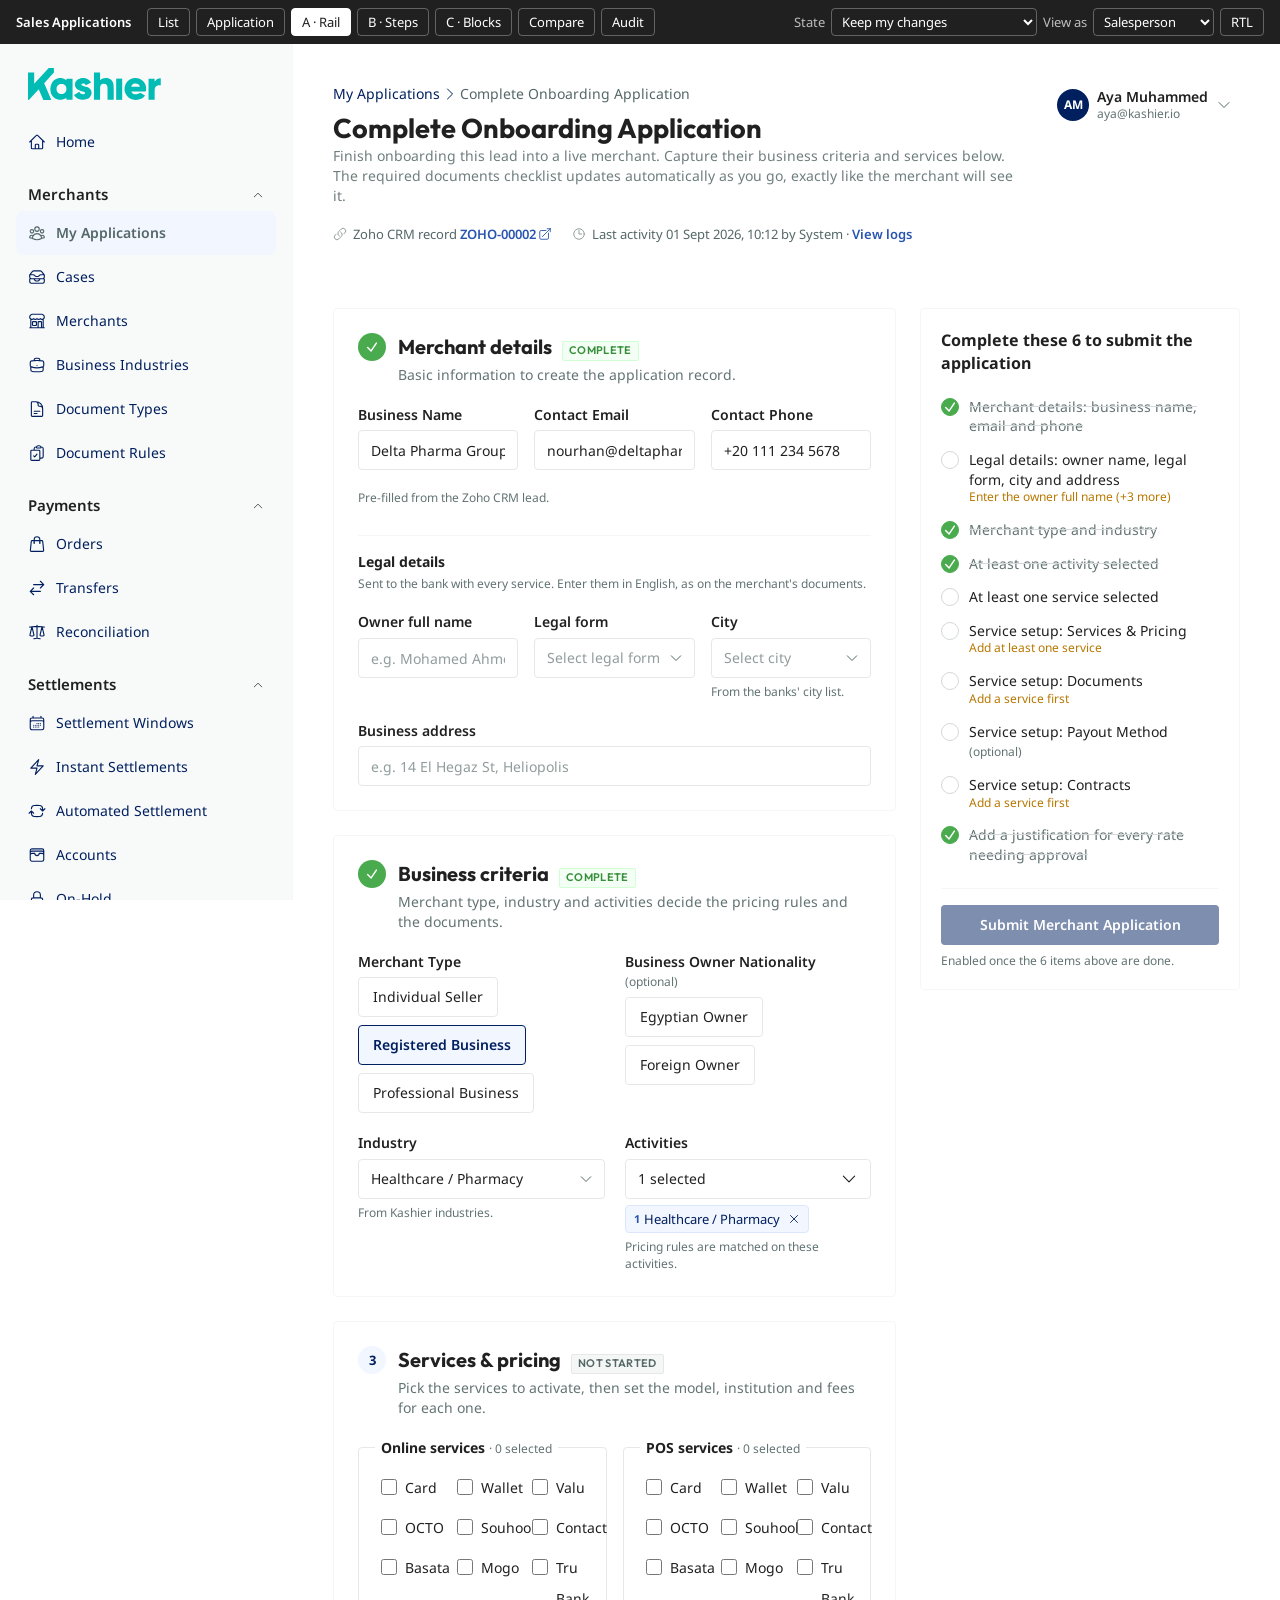
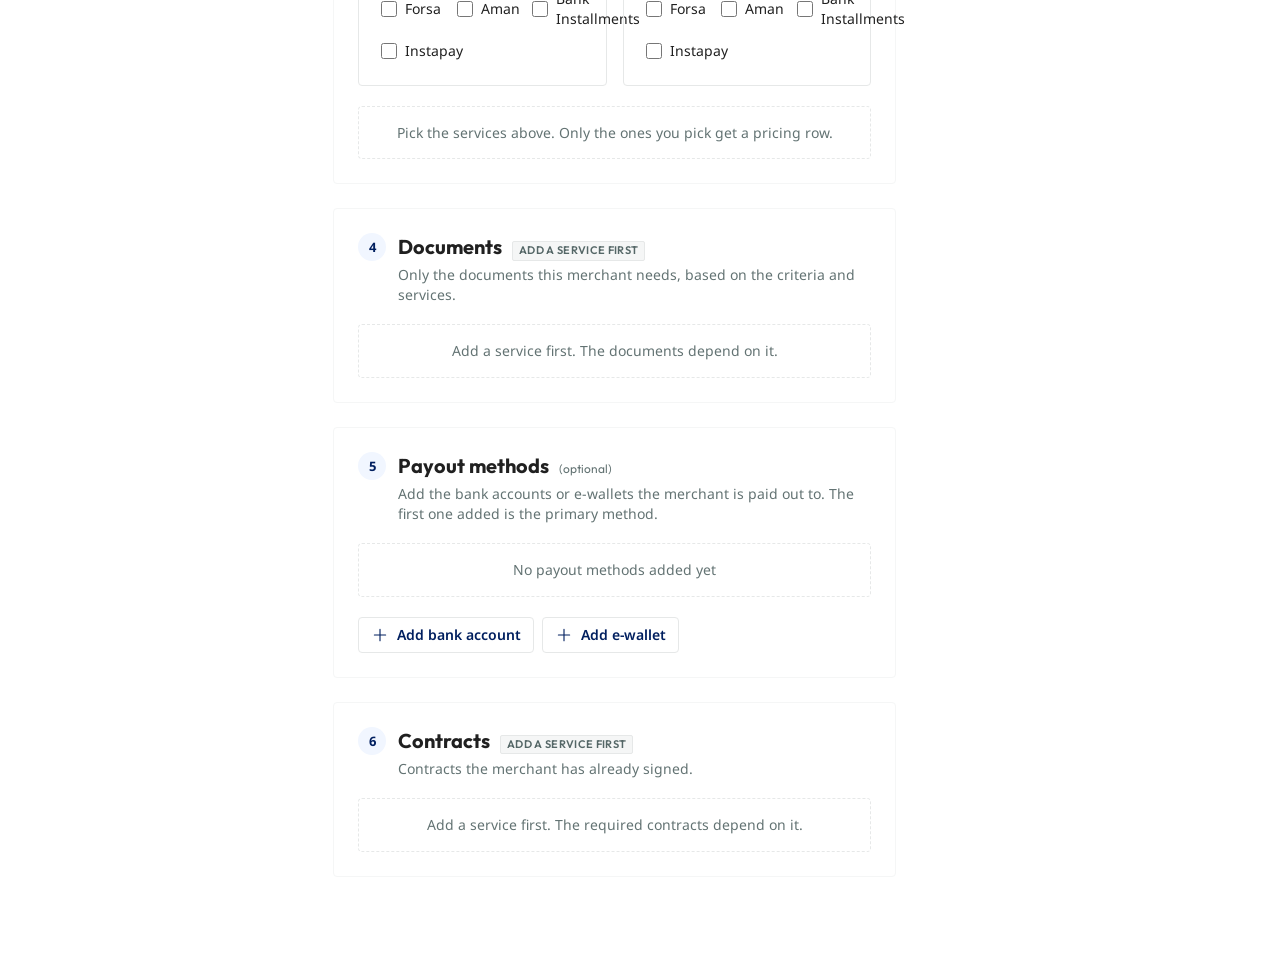
<file: sales-applications/variant-a.html>
<!DOCTYPE html>
<html lang="en" dir="ltr">
<head>
<meta charset="UTF-8">
<meta name="viewport" content="width=device-width, initial-scale=1">
<title>Sales Application · A</title>
<link rel="preconnect" href="https://fonts.googleapis.com">
<link rel="preconnect" href="https://fonts.gstatic.com" crossorigin>
<link href="https://fonts.googleapis.com/css2?family=Outfit:wght@400;600;700&family=Noto+Sans:wght@400;500;600;700&family=Noto+Naskh+Arabic:wght@400;600&display=swap" rel="stylesheet">
<link rel="stylesheet" href="shared/base.css?v=20261123g">
<link rel="stylesheet" href="shared/sa.css?v=20261123g">
<style>
  /* A · Sections + sticky rail */
  .wrap { max-width: 1600px; margin-inline: auto; display: flex; flex-direction: column; gap: 24px; }
  .a-grid { display: grid; gap: 24px; grid-template-columns: minmax(0, 1fr); align-items: start; }
  .a-main { display: flex; flex-direction: column; gap: 24px; min-width: 0; }
  .a-rail { display: none; }
  @media (min-width: 1280px) {
    .a-grid { grid-template-columns: minmax(0, 1fr) 320px; }
    .a-rail { display: flex; flex-direction: column; gap: 16px; position: sticky; top: 60px; }
    .a-bar, .a-mobile-acts { display: none !important; }
  }
  .rail-card { padding: 20px; display: flex; flex-direction: column; gap: 16px; }
  .rail-card .row { display: flex; align-items: center; gap: 8px; flex-wrap: wrap; }
  .rail-card hr { border: 0; border-block-start: 1px solid var(--border-subtle); margin: 0; width: 100%; }
  .rail-sub { font-size: 12px; color: var(--muted-fg); margin: -8px 0 0; }
  .sec-n { width: 28px; height: 28px; border-radius: 50%; background: var(--primary-10); color: var(--primary); display: inline-grid; place-items: center; font-family: var(--font-body); font-size: 13px; font-weight: 700; flex-shrink: 0; }
  .sec-n.done { background: var(--success); color: var(--white); }
  section.card { scroll-margin-top: 60px; }

  /* service picker */
  .a-pick { display: grid; gap: 16px; grid-template-columns: 1fr; }
  @media (min-width: 900px) { .a-pick { grid-template-columns: 1fr 1fr; } }
  .a-ch { border: 1px solid var(--border); border-radius: var(--radius); padding: 12px 16px 16px; margin: 0; min-width: 0; display: flex; flex-direction: column; gap: 12px; }
  .a-ch legend { padding: 0 6px; font-weight: 700; }
  .a-chips { display: grid; grid-template-columns: repeat(2, minmax(0, 1fr)); gap: 4px 12px; }
  @media (min-width: 600px) { .a-chips { grid-template-columns: repeat(3, minmax(0, 1fr)); } }
  .a-chips .cbx { min-height: 36px; border-radius: 4px; padding-inline: 6px; }
  .a-chips .cbx:hover { background: var(--primary-10); }
  .a-chips .cbx:has(input:checked) { font-weight: 600; color: var(--primary); }
  .term { display: flex; align-items: flex-end; gap: 12px; padding-block-start: 12px; border-block-start: 1px solid var(--border-subtle); }
  .term .fld { width: 180px; }

  /* pricing table: only the chosen services */
  .ptbl-w { border: 1px solid var(--border); border-radius: var(--radius); overflow-x: auto; }
  table.ptbl { width: 100%; border-collapse: collapse; min-width: 640px; }
  .ptbl th { text-align: start; background: var(--muted); font-size: 12px; font-weight: 600; text-transform: uppercase; letter-spacing: .03em; color: var(--cadet-base); padding: 10px 12px; white-space: nowrap; }
  .ptbl td { padding: 8px 12px; border-block-start: 1px solid var(--border); vertical-align: middle; }
  .ptbl tr.svc td { background: var(--bg); padding-block: 10px; }
  .ptbl .svc-h { display: flex; align-items: center; gap: 12px; flex-wrap: wrap; }
  .ptbl .svc-h b { font-size: 15px; }
  .ptbl .svc-h .sel { width: 150px; height: 36px; }
  .ptbl .svc-h .sp { flex: 1; }
  .ptbl td.inst { width: 160px; vertical-align: top; padding-block-start: 12px; }
  .ptbl td.inst .sel { height: 36px; }
  .ptbl td.num-in { width: 104px; padding-inline: 4px; }
  .ptbl td.num-in .money { height: 36px; }
  .ptbl td.ap { width: 150px; }
  .ptbl td.rt { min-width: 120px; }
  .ptbl tr.optrow td { background: var(--white); }
  .ptbl .optsum { display: flex; align-items: center; gap: 8px; font-size: 13px; color: var(--cadet-base); flex-wrap: wrap; }
  .ptbl .pub { display: block; font-size: 12px; color: var(--muted-fg); }
  .sec-foot { display: flex; align-items: center; gap: 12px; flex-wrap: wrap; padding-block-start: 16px; border-block-start: 1px solid var(--border-subtle); }
  .sec-foot .sp { flex: 1; min-width: 160px; font-size: 13px; color: var(--muted-fg); }
  .sec-foot .sp.ok { color: var(--lemon-80); }

  /* bottom bar below 1280 */
  .a-bar { position: sticky; bottom: 0; z-index: 30; display: flex; align-items: center; gap: 12px; padding: 12px 16px; margin: 0 -16px -96px; background: var(--white); border-block-start: 1px solid var(--border); }
  @media (min-width: 768px) { .a-bar { margin-inline: -24px; padding-inline: 24px; } }
  @media (min-width: 1024px) { .a-bar { margin-inline: -32px; padding-inline: 32px; } }
  .a-bar .sp { flex: 1; }
  @media (max-width: 767px) { .a-bar .btn-primary span.long { display: none; } }
</style>
<link rel="icon" type="image/svg+xml" href="../img/kashier-favicon.svg">
</head>
<body>
<script src="shared/agent-icons.js"></script>
<script src="shared/sa-core.js?v=20261123g"></script>
<script>
(function () {
  const VARIANTS = [{ key: 'final', href: 'application.html', label: 'Final' }, { key: 'a', href: 'variant-a.html', label: 'A · Sections + rail' }, { key: 'b', href: 'variant-b.html', label: 'B · Steps' }, { key: 'c', href: 'variant-c.html', label: 'C · Services first' }];
  const { icon, esc } = SA;
  const openOpts = new Set();
  const cl = k => SA.checklist().find(i => i.k === k);
  const secDone = { merchant: () => cl('merchant').done, criteria: () => cl('type').done && cl('acts').done, services: () => cl('svc1').done && cl('pricing').done && cl('just').done, documents: () => cl('docs').done, payout: () => cl('payout').done, contracts: () => cl('contracts').done };
  const SECS = [['merchant', 'Merchant details', 'Basic information to create the application record.'], ['criteria', 'Business criteria', 'Merchant type, industry and activities decide the pricing rules and the documents.'], ['services', 'Services & pricing', 'Pick the services to activate, then set the model, institution and fees for each one.'], ['documents', 'Documents', 'Only the documents this merchant needs, based on the criteria and services.'], ['payout', 'Payout methods', 'Add the bank accounts or e-wallets the merchant is paid out to. The first one added is the primary method.'], ['contracts', 'Contracts', 'Contracts the merchant has already signed.']];
  const statusTag = k => {
    if (k === 'services' && !SA.S.order.length) return '<span class="tag">Not started</span>';
    if (['documents', 'contracts'].includes(k) && !SA.S.order.length) return '<span class="tag">Add a service first</span>';
    if (k === 'payout' && !SA.S.payouts.length) return '<span class="opt">(optional)</span>';
    return secDone[k]() ? '<span class="tag ok">Complete</span>' : '<span class="tag req">To do</span>';
  };

  function servicesBody() {
    const S = SA.S;
    const pick = SA.CHANNELS.map(ch => {
      const n = S.order.filter(id => SA.chOf(id) === ch).length;
      return `<fieldset class="a-ch"><legend>${ch} services <span class="hint" style="font-weight:400">· ${n} selected</span></legend>
        <div class="a-chips">${SA.SVC_NAMES.map(nm => { const id = ch + ' ' + nm; return `<label class="cbx"><input type="checkbox" data-act-change="toggleSvc" value="${esc(id)}" ${S.svc[id] ? 'checked' : ''}>${esc(nm)}</label>`; }).join('')}</div>
        ${ch === 'POS' && n ? `<div class="term"><div class="fld"><label for="term">Number of Terminals</label><input class="inp" id="term" data-term inputmode="numeric" value="${esc(S.terminals)}" placeholder="e.g. 2"></div><span class="hint" style="padding-block-end:10px">Whole number, 1 or more.</span></div>` : ''}</fieldset>`;
    }).join('');
    if (!S.order.length) return `<div class="a-pick">${pick}</div><div class="empty-line">Pick the services above. Only the ones you pick get a pricing row.</div>`;
    const rows = S.order.map(id => {
      const c = S.svc[id], card = SA.isCard(id);
      let h = `<tr class="svc" id="svc-${id.replace(/\W/g, '')}"><td colspan="5"><div class="svc-h"><b>${esc(SA.nmOf(id))}</b><span class="tag info">${SA.chOf(id)}</span>${SA.modelSelect(id)}${SA.pricingBtnHTML(id, 0)}${SA.sourceHTML(id, 0)}<span class="sp"></span><button type="button" class="icon-btn" data-act="rmSvc" data-id="${esc(id)}" aria-label="Remove ${esc(SA.label(id))}">${icon('x', 'ic')}</button></div></td></tr>`;
      c.lines.forEach((l, li) => {
        const ts = SA.tiersFor(id, l);
        ts.forEach((t, ti) => {
          h += `<tr>${ti === 0 ? `<td class="inst" rowspan="${ts.length}">${SA.needsBank(id) ? SA.bankSelect(id, li) : '<span class="hint">No institution needed</span>'}${li > 0 ? `<button type="button" class="link-btn danger" data-act="rmInst" data-id="${esc(id)}" data-li="${li}" style="margin-top:6px">Remove</button>` : ''}${li > 0 ? `<div style="margin-top:4px">${SA.pricingBtnHTML(id, li, 'link-btn')}</div>` : ''}</td>` : ''}
            <td class="rt">${t.label}</td>${SA.moneyParts(id, li, t).map(x => `<td class="num-in">${x}</td>`).join('')}
            <td class="ap" data-live="v" data-id="${esc(id)}" data-li="${li}" data-k="${t.key}">${apCell(id, li, t)}</td></tr>`;
        });
      });
      if (SA.canAddInst(id)) h += `<tr><td colspan="5"><button type="button" class="link-btn" data-act="addInst" data-id="${esc(id)}">${icon('plus', 'ic')}Add institution</button></td></tr>`;
      if (card) h += `<tr class="optrow"><td colspan="5">${openOpts.has(id) ? SA.cardOptions(id) + `<button type="button" class="link-btn" data-act="opts" data-id="${esc(id)}" style="margin-top:8px">Done</button>` : `<div class="optsum"><b style="color:var(--foreground)">Card options</b><span>${esc(SA.optsSummary(id))}</span><button type="button" class="link-btn" data-act="opts" data-id="${esc(id)}">Edit</button></div>`}</td></tr>`;
      return h;
    }).join('');
    return `<div class="a-pick">${pick}</div>
      <div class="ptbl-w"><table class="ptbl"><thead><tr><th>Financial institution</th><th>Rate type</th><th>Fees (%)</th><th>Flat fee</th><th>Rate approval</th></tr></thead><tbody>${rows}</tbody></table></div>
      <p class="hint" style="margin:0">Any rate below the published rate needs approval. You'll be asked for a justification before you can continue.</p>
      <div class="sec-foot" data-live="svcfoot">${svcFoot()}</div>`;
  }
  function apCell(id, li, t) {
    const l = SA.S.svc[id].lines[li], v = SA.verdict(id, l, t);
    return `${SA.verdictHTML(id, li, t, true) || '<span class="flag mute">Not set</span>'}<span class="pub">Published ${SA.pubText(v.p)}</span>`;
  }
  function svcFoot() {
    const iss = SA.servicesIssues(), fl = SA.flagged();
    const msg = iss.length ? `${esc(iss[0].m)}${iss.length > 1 ? ` (+${iss.length - 1} more)` : ''}` : fl.length ? `${fl.length} rate${fl.length > 1 ? 's' : ''} below published. Add a justification to continue` : 'This step is complete.';
    return `<span class="sp ${!iss.length && !fl.length ? 'ok' : ''}">${msg}</span><button type="button" class="btn btn-primary" data-act="contDocs" ${iss.length ? 'disabled' : ''}>Continue to Documents</button>`;
  }
  function rail() {
    const S = SA.S, n = SA.openItems().length, fl = SA.flagged();
    return `<div class="card rail-card">${SA.checklistHTML()}
      ${fl.length ? `<hr><div class="row"><span class="flag ${fl.some(f => f.approver === 'Head of Sales') ? 'h' : 'm'}">${icon('warn', 'ic-14')}${fl.length} rate${fl.length > 1 ? 's' : ''} need${fl.length > 1 ? '' : 's'} approval</span><button type="button" class="link-btn" data-act="justify">Justifications</button></div>` : ''}
      <hr><button type="button" class="btn btn-primary" data-act="submit" ${n ? 'disabled' : ''}>Submit Merchant Application</button>${n ? `<p class="rail-sub">Enabled once the ${n} item${n > 1 ? 's' : ''} above ${n > 1 ? 'are' : 'is'} done.</p>` : ''}</div>`;
  }
  function bar() { const n = SA.openItems().length; return `<button type="button" class="btn btn-outline" data-act="sheet">${n ? `${n} left to submit` : 'Ready to submit'}${icon('chevron', 'ic')}</button><span class="sp"></span><button type="button" class="btn btn-primary" data-act="submit" ${n ? 'disabled' : ''}>Submit<span class="long">&nbsp;Merchant Application</span></button>`; }

  const V = {
    key: 'a',
    render() {
      const page = document.getElementById('page'), S = SA.S;
      if (!SA.isEdit()) { page.innerHTML = `<div class="wrap"><div class="ph">${SA.headTop()}<div class="ph-row">${SA.headActions()}</div></div>${SA.readOnlyView()}</div>`; return; }
      const body = { merchant: SA.merchantFields(), criteria: SA.criteriaFields(), services: servicesBody(), documents: S.order.length ? SA.documentsSection() : '<div class="empty-line">Add a service first. The documents depend on it.</div>', payout: SA.payoutSection(), contracts: S.order.length ? SA.contractsSection() : '<div class="empty-line">Add a service first. The required contracts depend on it.</div>' };
      page.innerHTML = `<div class="wrap"><div class="ph">${SA.headTop()}<div class="ph-row">${SA.headActions()}</div></div>
        <div class="a-grid"><div class="a-main">${SECS.map(([k, t, sub], i) => `<section class="card sec" id="s-${k}" aria-labelledby="h-${k}"><div class="sec-h"><span class="sec-n ${secDone[k]() && (k !== 'payout' || S.payouts.length) ? 'done' : ''}" data-live="n-${k}">${secDone[k]() && (k !== 'payout' || S.payouts.length) ? icon('tick', 'ic-14', 2.5) : i + 1}</span><div class="tt"><h2 id="h-${k}">${t} <span data-live="st-${k}">${statusTag(k)}</span></h2><p>${sub}</p></div></div>${body[k]}</section>`).join('')}</div>
        <aside class="a-rail" aria-label="Application progress" data-live="rail">${rail()}</aside></div>
        <div class="a-bar" data-live="bar">${bar()}</div></div>`;
    },
    live: { ...Object.fromEntries(SECS.flatMap(([k], i) => [['st-' + k, () => statusTag(k)], ['n-' + k, () => secDone[k]() && (k !== 'payout' || SA.S.payouts.length) ? icon('tick', 'ic-14', 2.5) : String(i + 1)]])), v: el => { const l = SA.S.svc[el.dataset.id]; return l ? apCell(el.dataset.id, +el.dataset.li, SA.tiersFor(el.dataset.id, l.lines[+el.dataset.li]).find(t => t.key === el.dataset.k)) : ''; }, svcfoot: svcFoot, rail, bar },
    chg: { toggleSvc: el => { if (el.checked) SA.addService(el.value); else SA.removeService(el.value); } },
    act: {
      opts: d => { openOpts.has(d.id) ? openOpts.delete(d.id) : openOpts.add(d.id); },
      contDocs: () => { SA.continueFromServices(() => V.onGoto('documents')); return false; },
      sheet: () => { SA.drawer({ size: 'md', title: 'Submit checklist', render(api) { api.body.innerHTML = SA.checklistHTML(); api.body.onclick = e => { const b = e.target.closest('[data-act="goto"]'); if (b) { api.close(); V.onGoto(b.dataset.t); } }; } }); return false; }
    },
    onGoto(t) {
      if (t === 'justify') return SA.openJustify();
      const id = t.startsWith('svc:') ? 'svc-' + t.slice(4).replace(/\W/g, '') : t === 'terminals' ? 'term' : 's-' + t;
      const el = document.getElementById(id); if (!el) return;
      el.scrollIntoView({ behavior: matchMedia('(prefers-reduced-motion: reduce)').matches ? 'auto' : 'smooth', block: 'start' });
      const f = el.matches('input') ? el : el.querySelector('input:not([type=checkbox]):not([disabled]), select, textarea, button:not([disabled])');
      setTimeout(() => f && f.focus({ preventScroll: true }), 350);
    }
  };
  SA.mount(V, VARIANTS);
})();
</script>
</body>
</html>
</file>
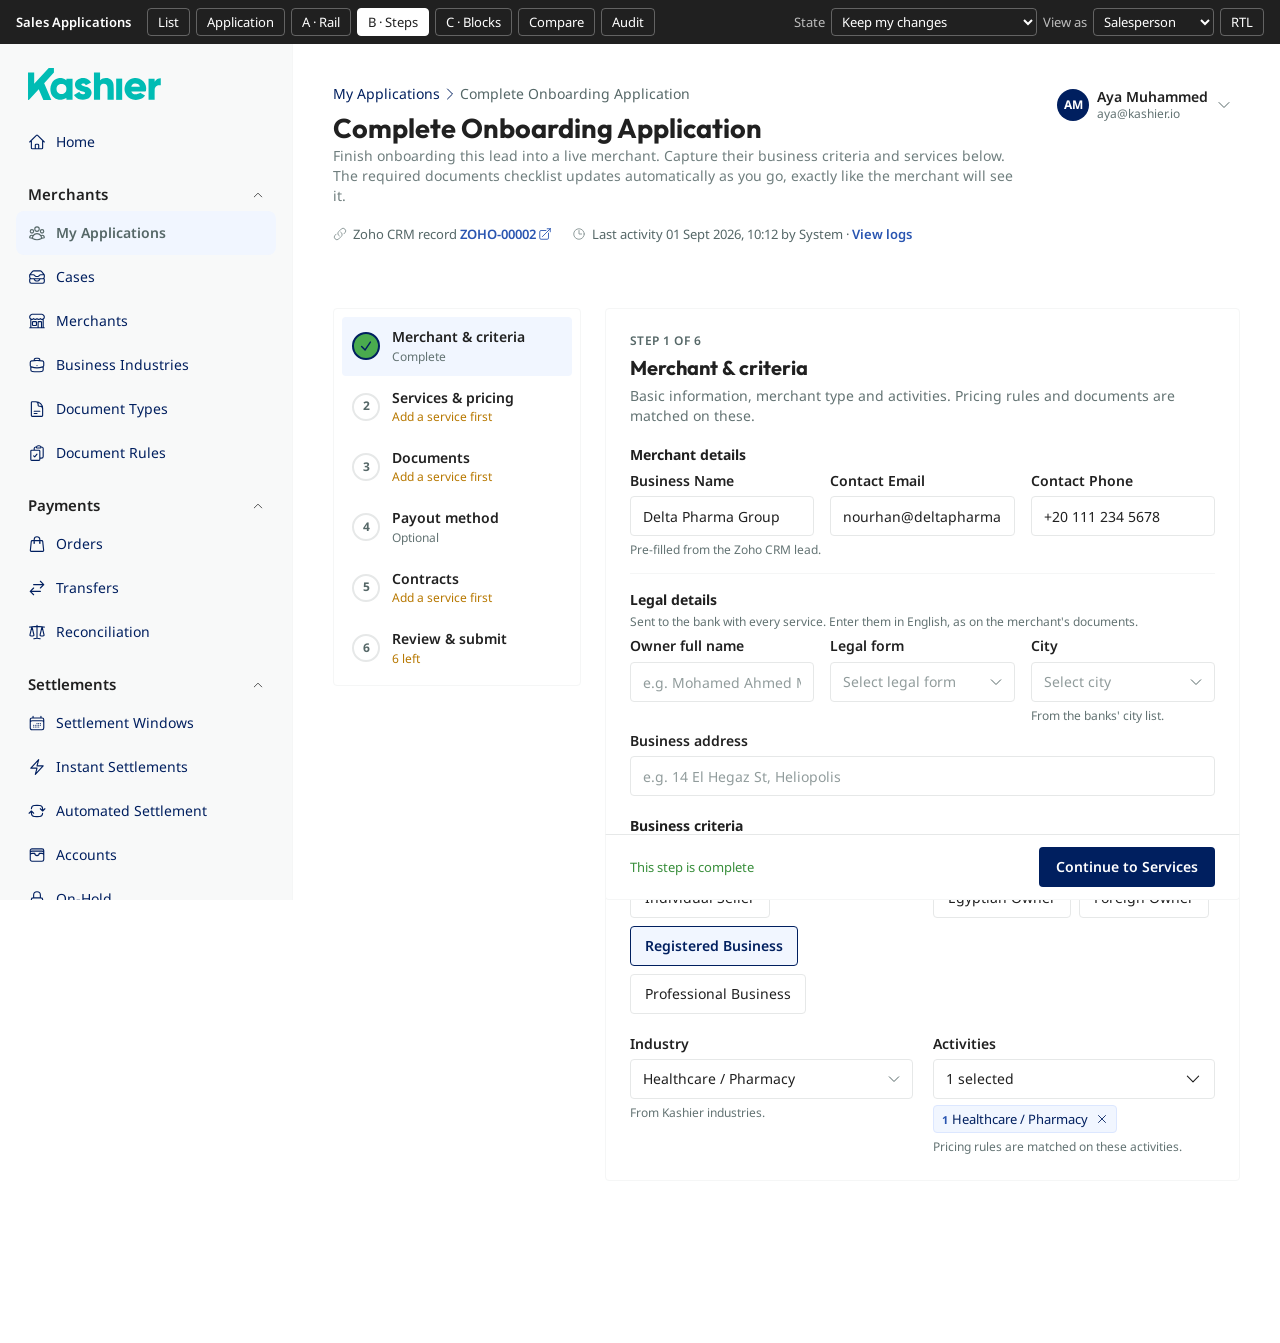
<file: sales-applications/variant-b.html>
<!DOCTYPE html>
<html lang="en" dir="ltr">
<head>
<meta charset="UTF-8">
<meta name="viewport" content="width=device-width, initial-scale=1">
<title>Sales Application · B</title>
<link rel="preconnect" href="https://fonts.googleapis.com">
<link rel="preconnect" href="https://fonts.gstatic.com" crossorigin>
<link href="https://fonts.googleapis.com/css2?family=Outfit:wght@400;600;700&family=Noto+Sans:wght@400;500;600;700&family=Noto+Naskh+Arabic:wght@400;600&display=swap" rel="stylesheet">
<link rel="stylesheet" href="shared/base.css?v=20261123g">
<link rel="stylesheet" href="shared/sa.css?v=20261123g">
<style>
  /* B · Full-page steps */
  .wrap { max-width: 1600px; margin-inline: auto; display: flex; flex-direction: column; gap: 24px; }
  .b-grid { display: grid; gap: 24px; grid-template-columns: minmax(0, 1fr); align-items: start; }
  @media (min-width: 1024px) { .b-grid { grid-template-columns: 248px minmax(0, 1fr); } }
  .b-steps { list-style: none; margin: 0; padding: 8px; display: flex; flex-direction: column; gap: 2px; position: sticky; top: 60px; }
  .b-steps button { display: grid; grid-template-columns: 28px 1fr; gap: 2px 12px; align-items: center; width: 100%; padding: 10px; border: 0; background: none; border-radius: 4px; text-align: start; }
  .b-steps button:hover { background: var(--primary-10); }
  .b-steps button[aria-current="step"] { background: var(--primary-10); }
  .b-steps .d { grid-row: span 2; width: 28px; height: 28px; border-radius: 50%; border: 2px solid var(--border); display: grid; place-items: center; font-size: 12px; font-weight: 700; color: var(--cadet-base); background: var(--white); }
  .b-steps .done .d { background: var(--success); border-color: var(--success); color: var(--white); }
  .b-steps [aria-current="step"] .d { border-color: var(--primary); color: var(--primary); }
  .b-steps .t { font-weight: 600; }
  .b-steps .s { font-size: 12px; color: var(--muted-fg); }
  .b-steps .s.todo { color: var(--mango-70); }
  .b-stepper { display: none; }
  @media (max-width: 1023px) {
    .b-steps-card { display: none; }
    .b-stepper { display: flex; flex-direction: column; gap: 8px; }
    .b-stepper .bar { height: 4px; border-radius: 2px; background: var(--border); overflow: hidden; }
    .b-stepper .bar span { display: block; height: 100%; background: var(--primary); }
    .b-stepper .row { display: flex; align-items: center; justify-content: space-between; gap: 8px; }
  }
  .b-panel { display: flex; flex-direction: column; min-width: 0; }
  .b-panel > .sec { min-height: 420px; }
  .b-foot { position: sticky; bottom: 0; z-index: 30; display: flex; align-items: center; gap: 12px; padding: 12px 24px; background: var(--white); border: 1px solid var(--border-subtle); border-block-start-color: var(--border); border-radius: 0 0 var(--radius) var(--radius); flex-wrap: wrap; }
  .b-foot .sp { flex: 1; min-width: 160px; font-size: 13px; color: var(--muted-fg); }
  .b-foot .sp.ok { color: var(--lemon-80); }
  @media (max-width: 767px) { .b-foot { padding: 12px 16px; } .b-foot .sp { order: -1; flex-basis: 100%; } .b-foot .btn { flex: 1; } }
  .eyebrow { font-size: 12px; font-weight: 600; text-transform: uppercase; letter-spacing: .04em; color: var(--cadet-base); }

  /* service catalog */
  .cat-tools { display: flex; gap: 12px; align-items: center; flex-wrap: wrap; }
  .seg { display: inline-flex; border: 1px solid var(--border); border-radius: var(--radius); padding: 2px; gap: 2px; background: var(--white); }
  .seg button { height: 34px; padding-inline: 14px; border: 0; background: none; border-radius: 3px; color: var(--cadet-base); white-space: nowrap; display: inline-flex; align-items: center; gap: 6px; }
  .seg button:hover { background: var(--muted); }
  .seg button[aria-pressed="true"] { background: var(--primary-10); color: var(--primary); font-weight: 600; }
  .seg .c { font-size: 11px; background: var(--white); border: 1px solid var(--ocean-20); border-radius: 99px; padding: 0 6px; }
  .srch { position: relative; flex: 1; min-width: 200px; max-width: 320px; }
  .srch .inp { padding-inline-start: 36px; }
  .srch svg { position: absolute; inset-inline-start: 12px; top: 12px; color: var(--cadet-base); }
  .tiles { display: grid; gap: 8px; grid-template-columns: repeat(auto-fill, minmax(170px, 1fr)); }
  .tile { display: flex; align-items: flex-start; gap: 10px; padding: 12px; border: 1px solid var(--border); border-radius: var(--radius); background: var(--white); text-align: start; min-height: 64px; }
  .tile:hover { border-color: var(--primary); }
  .tile[aria-pressed="true"] { border-color: var(--primary); background: var(--primary-10); }
  .tile .bx { width: 18px; height: 18px; border-radius: 3px; border: 1.5px solid var(--cadet-07); display: grid; place-items: center; flex-shrink: 0; margin-block-start: 1px; color: var(--white); }
  .tile[aria-pressed="true"] .bx { background: var(--primary); border-color: var(--primary); }
  .tile b { display: block; font-weight: 600; }
  .tile span.h { display: block; font-size: 12px; color: var(--muted-fg); }

  /* selected services list */
  .sel-g { display: flex; flex-direction: column; border: 1px solid var(--border); border-radius: var(--radius); }
  .sel-gh { display: flex; align-items: center; gap: 12px; padding: 10px 16px; background: var(--bg); border-block-end: 1px solid var(--border); flex-wrap: wrap; }
  .sel-gh b { flex: 1; }
  .sel-gh .fld { flex-direction: row; align-items: center; gap: 8px; }
  .sel-gh .inp { width: 90px; height: 36px; }
  .srow { display: grid; grid-template-columns: minmax(0, 1fr) auto auto; gap: 12px; align-items: center; padding: 12px 16px; border-block-start: 1px solid var(--border); }
  .sel-gh + .srow { border-block-start: 0; }
  .srow .tt { display: flex; flex-direction: column; gap: 2px; min-width: 0; }
  .srow .tt b { font-weight: 600; }
  .srow .tt span { font-size: 12px; color: var(--muted-fg); }
  .srow .acts { display: flex; gap: 4px; align-items: center; }
  @media (max-width: 767px) { .srow { grid-template-columns: minmax(0, 1fr) auto; } .srow .st { grid-column: 1; grid-row: 2; justify-self: start; } }

  /* setup drawer */
  .ln { border: 1px solid var(--border); border-radius: var(--radius); display: flex; flex-direction: column; }
  .ln-h { display: flex; align-items: center; gap: 12px; padding: 12px 16px; border-block-end: 1px solid var(--border-subtle); flex-wrap: wrap; }
  .ln-h .sel { width: 220px; height: 36px; }
  .ln-h .sp { flex: 1; }
  .rr { display: grid; grid-template-columns: minmax(120px, 1fr) 112px 112px; gap: 8px 12px; align-items: center; padding: 10px 16px; border-block-start: 1px solid var(--border-subtle); }
  .rr:first-of-type { border-block-start: 0; }
  .rr .money { height: 36px; }
  .rr .vd { grid-column: 1 / -1; margin-block-start: -4px; }
  @media (max-width: 767px) { .rr { grid-template-columns: 1fr 1fr; } .rr > span:first-child { grid-column: 1 / -1; } }

  /* review */
  .rv { display: grid; gap: 16px; grid-template-columns: 1fr; }
  @media (min-width: 1280px) { .rv { grid-template-columns: minmax(0, 1fr) 340px; } }
  .rv-sec { border: 1px solid var(--border); border-radius: var(--radius); padding: 16px; display: flex; flex-direction: column; gap: 12px; }
  .rv-sec .hd { display: flex; align-items: center; gap: 8px; }
  .rv-sec .hd b { flex: 1; }
</style>
<link rel="icon" type="image/svg+xml" href="../img/kashier-favicon.svg">
</head>
<body>
<script src="shared/agent-icons.js"></script>
<script src="shared/sa-core.js?v=20261123g"></script>
<script>
(function () {
  const VARIANTS = [{ key: 'final', href: 'application.html', label: 'Final' }, { key: 'a', href: 'variant-a.html', label: 'A · Sections + rail' }, { key: 'b', href: 'variant-b.html', label: 'B · Steps' }, { key: 'c', href: 'variant-c.html', label: 'C · Services first' }];
  const { icon, esc } = SA;
  let tab = 'Online', q = '', setup = null; // setup = { id, api }
  const cl = k => SA.checklist().find(i => i.k === k);
  const STEPS = [
    { t: 'Merchant & criteria', next: 'Continue to Services', ok: () => cl('merchant').done && cl('type').done && cl('acts').done, todo: () => SA.checklist().filter(i => ['merchant', 'type', 'acts'].includes(i.k) && !i.done).length },
    { t: 'Services & pricing', next: 'Continue to Documents', ok: () => cl('svc1').done && cl('pricing').done && cl('just').done, todo: () => SA.servicesIssues().length + (SA.flagged().some(f => !(SA.S.just[f.key] || '').trim()) ? 1 : 0) },
    { t: 'Documents', next: 'Continue to Payout Method', ok: () => cl('docs').done, todo: () => SA.documentsIssues().length },
    { t: 'Payout method', opt: true, next: 'Continue to Contracts', ok: () => cl('payout').done, todo: () => SA.payoutsIssues().length },
    { t: 'Contracts', next: 'Review application', ok: () => cl('contracts').done, todo: () => SA.contractsIssues().length },
    { t: 'Review & submit', ok: () => !SA.openItems().length, todo: () => SA.openItems().length }
  ];
  const cur = () => Math.min(SA.S.step || 0, STEPS.length - 1);
  const stepSub = (s, i) => i === 5 ? (s.ok() ? 'Ready to submit' : `${s.todo()} left`) : s.ok() ? (s.opt && !SA.S.payouts.length ? 'Optional · skipped' : 'Complete') : s.opt ? 'Optional' : (i > 0 && !SA.S.order.length && i < 5 ? 'Add a service first' : `${s.todo()} to do`);

  function stepsNav() {
    return `<ol class="b-steps">${STEPS.map((s, i) => { const done = i < 5 && s.ok() && (i !== 3 || SA.S.payouts.length); return `<li><button type="button" class="${done ? 'done' : ''}" data-act="step" data-i="${i}" ${i === cur() ? 'aria-current="step"' : ''}><span class="d">${done ? icon('tick', 'ic-14', 2.5) : i + 1}</span><span class="t">${s.t}</span><span class="s ${!s.ok() && !s.opt && i !== cur() ? 'todo' : ''}">${stepSub(s, i)}</span></button></li>`; }).join('')}</ol>`;
  }
  function mobileStepper() {
    const i = cur();
    return `<div class="row"><span class="eyebrow">Step ${i + 1} of ${STEPS.length}</span><button type="button" class="link-btn" data-act="allSteps" aria-haspopup="dialog">All steps ${icon('chevron', 'ic')}</button></div><div class="bar"><span style="width:${((i + 1) / STEPS.length) * 100}%"></span></div>`;
  }

  /* ----- step 2: services ----- */
  function rateSummary(id) {
    const c = SA.S.svc[id];
    return c.lines.map(l => { const ts = SA.tiersFor(id, l); const f = ts[0], s = l.rates[f.key]; return `${l.bank ? esc(l.bank) + ' · ' : ''}${s && s.rate !== '' ? `${f.short || f.label} ${SA.fmtN(s.rate)}% + ${SA.fmtN(s.fee)} EGP${ts.length > 1 ? ` (+${ts.length - 1} rate${ts.length > 2 ? 's' : ''})` : ''}` : 'No rates yet'}`; }).join(' · ');
  }
  function stChip(id) {
    const st = SA.svcState(id), fl = st.flags;
    if (!st.ready) return `<span class="sc warn">Needs setup</span>`;
    if (fl.length) return `<span class="sc ${fl.some(f => f.approver === 'Head of Sales') ? 'bad' : 'warn'}">Needs ${fl.some(f => f.approver === 'Head of Sales') ? 'Head of Sales' : 'Sales Manager'} approval</span>`;
    return `<span class="sc ok">Ready</span>`;
  }
  function servicesStep() {
    const S = SA.S, counts = ch => S.order.filter(id => SA.chOf(id) === ch).length;
    const tiles = SA.SVC_NAMES.filter(n => n.toLowerCase().includes(q.toLowerCase())).map(n => { const id = tab + ' ' + n, on = !!S.svc[id]; return `<button type="button" class="tile" aria-pressed="${on}" data-act="tile" data-id="${esc(id)}"><span class="bx">${on ? icon('tick', 'ic-14', 2.5) : ''}</span><span><b>${esc(n)}</b><span class="h">${esc(SA.SVC_HINT[n])}</span></span></button>`; }).join('') || '<p class="hint">No service matches.</p>';
    const groups = SA.CHANNELS.filter(ch => counts(ch)).map(ch => `<div class="sel-g"><div class="sel-gh"><b>${ch} services · ${counts(ch)}</b>${ch === 'POS' ? `<div class="fld"><label for="term">Number of Terminals</label><input class="inp" id="term" data-term inputmode="numeric" value="${esc(S.terminals)}" placeholder="e.g. 2"></div>` : ''}</div>
      ${S.order.filter(id => SA.chOf(id) === ch).map(id => `<div class="srow" id="row-${id.replace(/\W/g, '')}"><div class="tt"><b>${esc(SA.nmOf(id))}</b><span>${S.svc[id].model} · ${rateSummary(id)}</span></div><span class="st">${stChip(id)}</span><span class="acts"><button type="button" class="btn btn-outline btn-sm" data-act="setup" data-id="${esc(id)}">${SA.svcState(id).rates ? 'Edit' : 'Set up'}</button><button type="button" class="icon-btn" data-act="rmSvc" data-id="${esc(id)}" aria-label="Remove ${esc(SA.label(id))}">${icon('trash', 'ic')}</button></span></div>`).join('')}</div>`).join('');
    return `<div class="fld"><span class="lbl">Add services</span><div class="cat-tools"><div class="seg" role="group" aria-label="Channel">${SA.CHANNELS.map(ch => `<button type="button" aria-pressed="${tab === ch}" data-act="tab" data-v="${ch}">${ch}${counts(ch) ? `<span class="c">${counts(ch)}</span>` : ''}</button>`).join('')}</div><div class="srch">${icon('search', 'ic')}<input class="inp" type="search" id="svcq" data-q placeholder="Search services" aria-label="Search services" value="${esc(q)}"></div></div></div>
      <div class="tiles" data-live="tiles">${tiles}</div>
      <div class="fld"><span class="lbl">Selected services</span>${groups || '<div class="empty-line">Pick services above. Each one you pick is listed here to set up.</div>'}</div>
      <p class="hint" style="margin:0">Any rate below the published rate needs approval. You'll be asked for a justification before you can continue.</p>`;
  }
  function setupBody(id) {
    const c = SA.S.svc[id];
    const lines = c.lines.map((l, li) => {
      const ts = SA.tiersFor(id, l);
      return `<div class="ln"><div class="ln-h">${SA.needsBank(id) ? SA.bankSelect(id, li) : ''}${SA.pricingBtnHTML(id, li)}<span class="sp"></span>${li > 0 ? `<button type="button" class="link-btn danger" data-act="rmInst" data-id="${esc(id)}" data-li="${li}">Remove</button>` : ''}</div>
        ${SA.sourceHTML(id, li) ? `<div style="padding:8px 16px 0">${SA.sourceHTML(id, li)}</div>` : ''}
        ${ts.map(t => `<div class="rr"><span>${t.label}</span>${SA.moneyInputs(id, li, t)}<span class="vd" data-live="bv" data-id="${esc(id)}" data-li="${li}" data-k="${t.key}">${SA.verdictHTML(id, li, t)}</span></div>`).join('')}</div>`;
    }).join('');
    return `<div class="grid2"><div class="fld"><label>Model</label>${SA.modelSelect(id)}</div></div>
      <div class="fld"><span class="lbl">${SA.needsBank(id) ? 'Financial institution and rates' : 'Rates'}</span>${lines}${SA.canAddInst(id) ? `<button type="button" class="link-btn" data-act="addInst" data-id="${esc(id)}" style="align-self:flex-start">${icon('plus', 'ic')}Add institution</button>` : ''}</div>
      ${SA.isCard(id) ? `<div class="fld"><span class="lbl">Card options</span>${SA.cardOptions(id)}</div>` : ''}`;
  }
  function setupFoot(id) { if (!SA.S.svc[id]) return ''; const st = SA.svcState(id); return `<span class="sp hint">${st.issues.length ? esc(st.issues[0]) : st.flags.length ? `${st.flags.length} rate${st.flags.length > 1 ? 's' : ''} below published. You'll justify ${st.flags.length > 1 ? 'them' : 'it'} when you continue` : 'This service is set up.'}</span><button type="button" class="btn btn-primary" data-act="closeSetup">Done</button>`; }
  function openSetup(id) {
    SA.drawer({ size: '', title: `Set up ${SA.label(id)}`, sub: SA.SVC_HINT[SA.nmOf(id)], onClose: () => { setup = null; SA.rerender(); },
      render(api) { api.el.dataset.sa = '1'; setup = { id, api }; drawSetup(); } });
  }
  function drawSetup() {
    if (!setup || !setup.api.el.isConnected) return;
    if (!SA.S.svc[setup.id]) { setup.api.close(); return; }
    setup.api.body.innerHTML = setupBody(setup.id);
    const f = setup.api.el.querySelector('.df') || (() => { const d = document.createElement('div'); d.className = 'df'; setup.api.el.append(d); return d; })();
    f.dataset.live = 'sfoot'; f.innerHTML = setupFoot(setup.id);
  }

  /* ----- step 6: review ----- */
  function reviewStep() {
    const S = SA.S, fl = SA.flagged();
    const sec = (i, t, body) => `<div class="rv-sec"><div class="hd"><b>${t}</b>${STEPS[i].ok() ? '<span class="tag ok">Complete</span>' : STEPS[i].opt ? '<span class="opt">(optional)</span>' : '<span class="tag req">To do</span>'}<button type="button" class="link-btn" data-act="step" data-i="${i}">Edit</button></div>${body}</div>`;
    return `<div class="rv"><div style="display:flex;flex-direction:column;gap:12px">
      ${sec(0, 'Merchant & criteria', `<dl class="dl"><dt>Business</dt><dd>${esc(S.merchant.name)} · ${esc(S.merchant.email)} · <span dir="ltr">${esc(S.merchant.phone)}</span></dd><dt>Type · industry</dt><dd>${esc(S.entity)} · ${esc(S.industry)}</dd><dt>Activities</dt><dd>${S.activities.map(esc).join(', ') || 'None'}</dd></dl>`)}
      ${sec(1, 'Services & pricing', S.order.length ? `<dl class="dl">${S.order.map(id => `<dt>${esc(SA.label(id))}</dt><dd>${S.svc[id].model} · ${rateSummary(id)} ${stChip(id)}</dd>`).join('')}${SA.hasCh('POS') ? `<dt>POS terminals</dt><dd>${esc(S.terminals || 'None')}</dd>` : ''}</dl>${fl.length ? `<div class="row-acts"><span class="flag ${fl.some(f => f.approver === 'Head of Sales') ? 'h' : 'm'}">${icon('warn', 'ic-14')}${fl.length} rate${fl.length > 1 ? 's' : ''} will go for approval</span><button type="button" class="link-btn" data-act="justify">Justifications</button></div>` : ''}` : '<p class="hint" style="margin:0">No services yet.</p>')}
      ${sec(2, 'Documents', `<p style="margin:0">${[...Object.keys(S.docs)].filter(n => Object.keys(S.docs[n]).length).map(esc).join(', ') || 'None uploaded'}${S.storeImage ? ' · Store Image' : ''}</p>`)}
      ${sec(3, 'Payout method', `<p style="margin:0">${S.payouts.map((p, i) => `${p.type === 'bank' ? esc(p.bank || 'Bank account') : esc(p.provider || 'E-wallet')}${p.id === S.primary ? ' (primary)' : ''}`).join(', ') || 'None added (optional)'}</p>`)}
      ${sec(4, 'Contracts', `<p style="margin:0">${Object.keys(S.reqContracts).map(esc).concat(S.contracts.filter(c => c.file).map(c => esc(c.label))).join(', ') || 'None uploaded'}</p>`)}
      </div><div class="card sec" style="padding:20px;align-self:start">${SA.checklistHTML()}</div></div>`;
  }

  function stepBody(i) {
    const S = SA.S;
    if (i === 0) return `<div class="fld"><span class="sub-h">Merchant details</span>${SA.merchantFields()}</div><div class="fld" style="gap:16px"><span class="sub-h">Business criteria</span>${SA.criteriaFields()}</div>`;
    if (i === 1) return servicesStep();
    if (!S.order.length && i < 5) return `<div class="empty-line">Add a service first. This step depends on the services you pick.</div><button type="button" class="btn btn-outline btn-sm" data-act="step" data-i="1" style="align-self:flex-start">Go to Services &amp; pricing</button>`;
    if (i === 2) return SA.documentsSection();
    if (i === 3) return SA.payoutSection();
    if (i === 4) return SA.contractsSection();
    return reviewStep();
  }
  const HINTS = ['Basic information, merchant type and activities. Pricing rules and documents are matched on these.', 'Pick the services to activate, then set up each one: model, institution and fees.', 'Only the documents this merchant needs, based on the criteria and services.', 'Add the bank accounts or e-wallets the merchant is paid out to. The first one added is the primary method.', 'Required contracts first, then any other contract already signed with this merchant.', 'Check everything once, then submit.'];
  function foot() {
    const i = cur(), s = STEPS[i];
    let msg = '', ok = s.ok();
    if (i === 0) { const o = SA.checklist().filter(x => ['merchant', 'type', 'acts'].includes(x.k) && !x.done)[0]; msg = o ? (o.hint || o.label) : ''; }
    if (i === 1) { const iss = SA.servicesIssues(), fl = SA.flagged(); msg = iss.length ? iss[0].m + (iss.length > 1 ? ` (+${iss.length - 1} more)` : '') : fl.length ? `${fl.length} rate${fl.length > 1 ? 's' : ''} below published. Add a justification to continue` : ''; ok = !iss.length; }
    if (i === 2) { const d = SA.documentsIssues(); msg = d[0] ? d[0] + (d.length > 1 ? ` (+${d.length - 1} more)` : '') : ''; }
    if (i === 3) msg = SA.payoutsIssues()[0] || '';
    if (i === 4) msg = SA.contractsIssues()[0] || '';
    if (i === 5) { const n = SA.openItems().length; msg = n ? `${n} item${n > 1 ? 's' : ''} left. See the checklist.` : 'Service setup complete'; }
    if (!SA.S.order.length && i > 1 && i < 5) { msg = 'Add a service first'; ok = false; }
    const done = !msg || msg === 'Service setup complete';
    return `${i > 0 ? `<button type="button" class="btn btn-outline" data-act="step" data-i="${i - 1}">Back</button>` : ''}<span class="sp ${done ? 'ok' : ''}">${esc(msg || 'This step is complete')}</span>${i < 5 ? `<button type="button" class="btn btn-primary" data-act="next" ${ok ? '' : 'disabled'}>${s.next}</button>` : `<button type="button" class="btn btn-primary" data-act="submit" ${SA.openItems().length ? 'disabled' : ''}>Submit Merchant Application</button>`}`;
  }

  const V = {
    key: 'b',
    render() {
      const page = document.getElementById('page');
      if (!SA.isEdit()) { page.innerHTML = `<div class="wrap"><div class="ph">${SA.headTop()}<div class="ph-row">${SA.headActions()}</div></div>${SA.readOnlyView()}</div>`; return; }
      const i = cur();
      page.innerHTML = `<div class="wrap"><div class="ph">${SA.headTop()}<div class="ph-row">${SA.headActions()}</div></div>
        <div class="b-grid"><div class="card b-steps-card"><div data-live="steps">${stepsNav()}</div></div>
        <div class="b-panel"><div class="b-stepper card" style="padding:12px 16px;margin-block-end:12px">${mobileStepper()}</div>
          <section class="card sec" aria-labelledby="stepH"><div class="sec-h"><div class="tt"><span class="eyebrow">Step ${i + 1} of ${STEPS.length}</span><h2 id="stepH" tabindex="-1">${STEPS[i].t}${STEPS[i].opt ? ' <span class="opt">(optional)</span>' : ''}</h2><p>${HINTS[i]}</p></div></div>${stepBody(i)}</section>
          <div class="b-foot" data-live="foot">${foot()}</div></div></div></div>`;
    },
    afterRender() { drawSetup(); },
    live: { steps: stepsNav, foot, sfoot: () => setup ? setupFoot(setup.id) : '', bv: el => { const c = SA.S.svc[el.dataset.id]; if (!c) return ''; const l = c.lines[+el.dataset.li]; const t = SA.tiersFor(el.dataset.id, l).find(x => x.key === el.dataset.k); return t ? SA.verdictHTML(el.dataset.id, +el.dataset.li, t) : ''; },
      tiles: () => { const S = SA.S; return SA.SVC_NAMES.filter(n => n.toLowerCase().includes(q.toLowerCase())).map(n => { const id = tab + ' ' + n, on = !!S.svc[id]; return `<button type="button" class="tile" aria-pressed="${on}" data-act="tile" data-id="${esc(id)}"><span class="bx">${on ? icon('tick', 'ic-14', 2.5) : ''}</span><span><b>${esc(n)}</b><span class="h">${esc(SA.SVC_HINT[n])}</span></span></button>`; }).join('') || '<p class="hint">No service matches.</p>'; } },
    input(el) { if (el.dataset.q != null) { q = el.value; return true; } return false; },
    reset() { tab = 'Online'; q = ''; SA.S.step = 0; },
    act: {
      step: d => { SA.S.step = +d.i; setTimeout(() => { scrollTo(0, document.querySelector('.b-grid').offsetTop - 60); document.getElementById('stepH')?.focus({ preventScroll: true }); }); },
      next: () => { const i = cur(); const go = () => { SA.S.step = i + 1; SA.rerender(); scrollTo(0, document.querySelector('.b-grid').offsetTop - 60); document.getElementById('stepH')?.focus({ preventScroll: true }); }; if (i === 1) SA.continueFromServices(go); else go(); return false; },
      tab: d => { tab = d.v; },
      tile: d => { if (SA.S.svc[d.id]) SA.removeService(d.id); else { SA.addService(d.id); } },
      setup: d => { openSetup(d.id); return false; },
      closeSetup: () => { setup && setup.api.close(); return false; },
      allSteps: (d, el) => { SA.popover(el, `<div class="pop-b">${stepsNav()}</div>`, null, { width: 300 }); return false; }
    },
    onGoto(t) {
      if (t === 'justify') return SA.openJustify();
      const map = { merchant: 0, criteria: 0, services: 1, terminals: 1, documents: 2, payout: 3, contracts: 4 };
      SA.S.step = t.startsWith('svc:') ? 1 : (map[t] != null ? map[t] : SA.S.step); SA.rerender();
      scrollTo(0, document.querySelector('.b-grid').offsetTop - 60);
      if (t.startsWith('svc:')) openSetup(t.slice(4)); else if (t === 'terminals') document.getElementById('term')?.focus(); else document.getElementById('stepH')?.focus({ preventScroll: true });
    }
  };
  SA.mount(V, VARIANTS);
})();
</script>
</body>
</html>
</file>
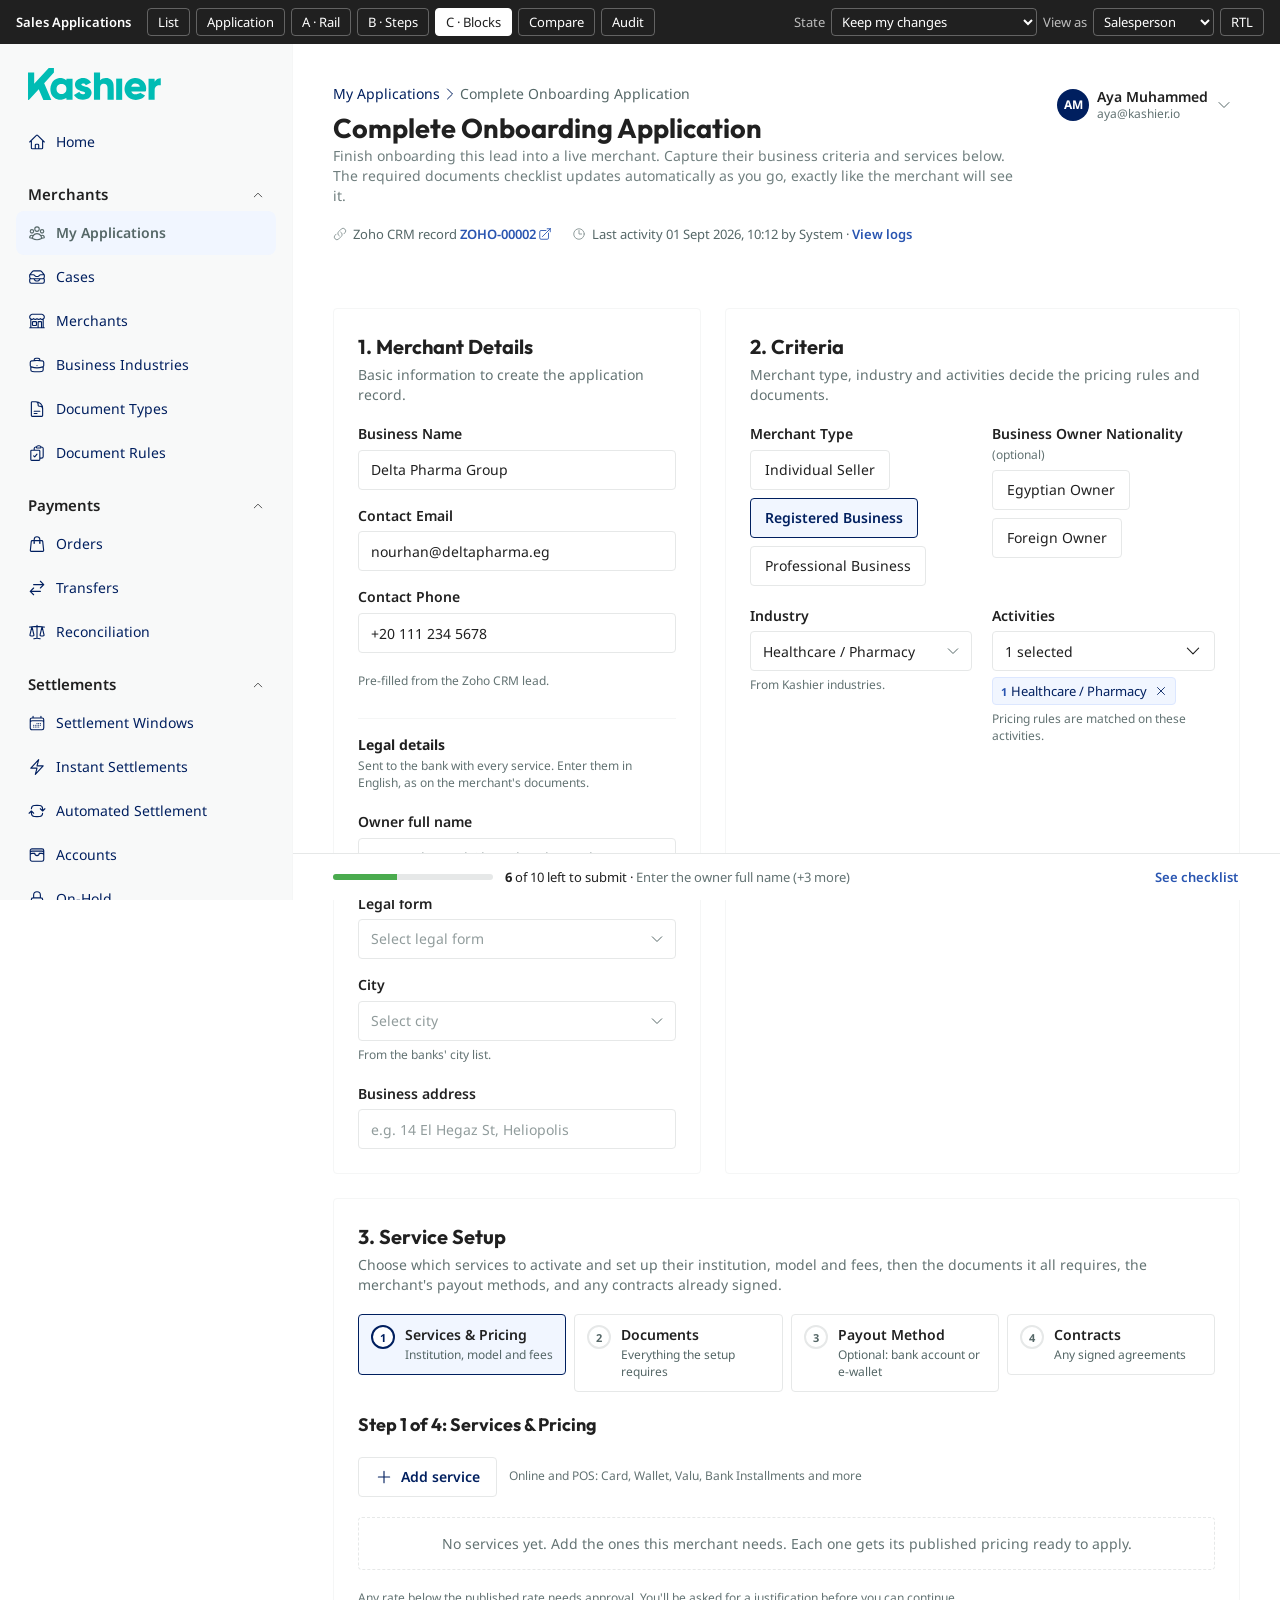
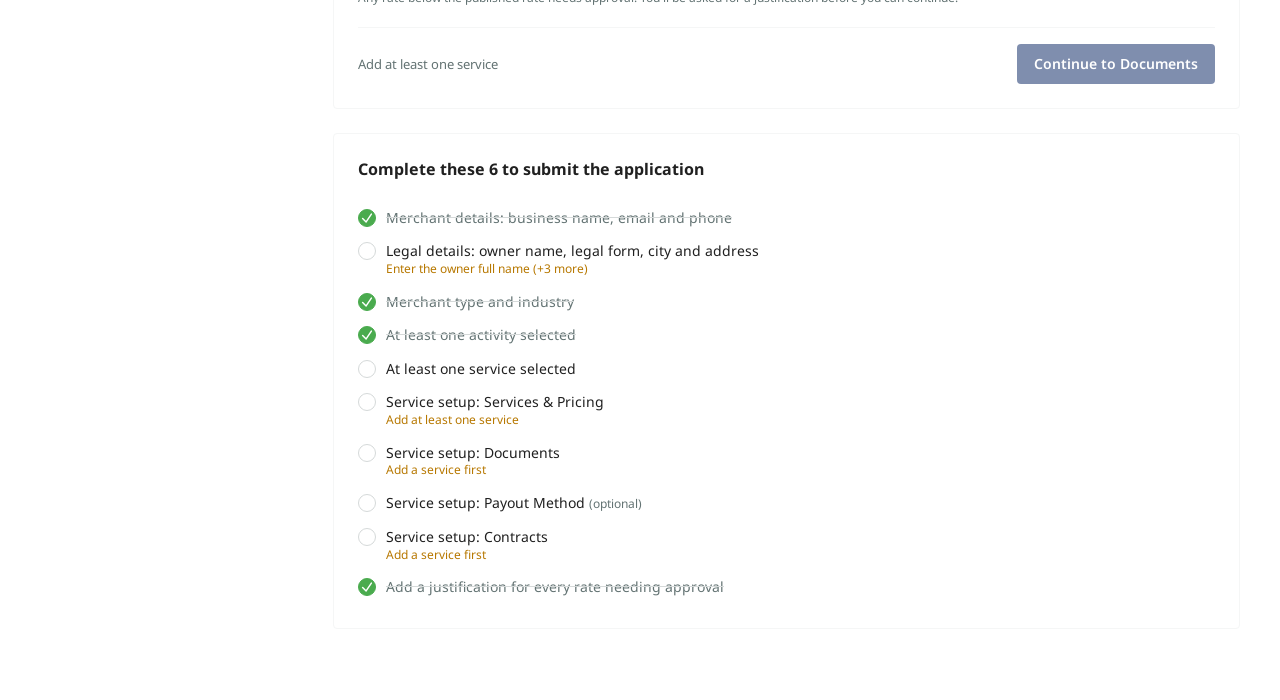
<file: sales-applications/variant-c.html>
<!DOCTYPE html>
<html lang="en" dir="ltr">
<head>
<meta charset="UTF-8">
<meta name="viewport" content="width=device-width, initial-scale=1">
<title>Sales Application · C</title>
<link rel="preconnect" href="https://fonts.googleapis.com">
<link rel="preconnect" href="https://fonts.gstatic.com" crossorigin>
<link href="https://fonts.googleapis.com/css2?family=Outfit:wght@400;600;700&family=Noto+Sans:wght@400;500;600;700&family=Noto+Naskh+Arabic:wght@400;600&display=swap" rel="stylesheet">
<link rel="stylesheet" href="shared/base.css?v=20261123g">
<link rel="stylesheet" href="shared/sa.css?v=20261123g">
<style>
  /* C · Services first: the stories' page structure, a new way to add and price services */
  .wrap { max-width: 1600px; margin-inline: auto; display: flex; flex-direction: column; gap: 24px; }
  .c-top { display: grid; gap: 24px; grid-template-columns: 1fr; }
  @media (min-width: 1280px) { .c-top { grid-template-columns: minmax(0, 5fr) minmax(0, 7fr); } .c-top .grid3 { grid-template-columns: 1fr; } }
  .stp { list-style: none; margin: 0; padding: 0; display: grid; grid-template-columns: repeat(4, minmax(0, 1fr)); gap: 8px; }
  .stp button { width: 100%; display: flex; gap: 10px; align-items: flex-start; padding: 10px 12px; border: 1px solid var(--border); border-radius: var(--radius); background: var(--white); text-align: start; min-height: 56px; }
  .stp button:hover { border-color: var(--primary); }
  .stp button[aria-current="step"] { border-color: var(--primary); background: var(--primary-10); }
  .stp .d { width: 24px; height: 24px; border-radius: 50%; border: 2px solid var(--border); display: grid; place-items: center; font-size: 11px; font-weight: 700; color: var(--cadet-base); flex-shrink: 0; background: var(--white); }
  .stp .done .d { background: var(--success); border-color: var(--success); color: var(--white); }
  .stp [aria-current="step"] .d { border-color: var(--primary); color: var(--primary); }
  .stp .t { display: flex; flex-direction: column; gap: 2px; min-width: 0; }
  .stp .t b { font-weight: 600; }
  .stp .t span { font-size: 12px; color: var(--cadet-base); }
  .stp .t span.req { color: var(--mango-70); }
  @media (max-width: 899px) { .stp { grid-template-columns: repeat(4, minmax(150px, 1fr)); overflow-x: auto; padding-block-end: 4px; } }
  .step-h { display: flex; align-items: center; gap: 12px; flex-wrap: wrap; }
  .step-h h3 { font-size: 18px; flex: 1; }

  /* blocks */
  .grp-h { display: flex; align-items: center; gap: 16px; flex-wrap: wrap; padding-block: 4px; }
  .grp-h b { font-size: 15px; }
  .grp-h .fld { flex-direction: row; align-items: center; gap: 8px; }
  .grp-h .inp { width: 96px; height: 36px; }
  .blks { display: flex; flex-direction: column; gap: 12px; }
  .blk { border: 1px solid var(--border); border-radius: var(--radius); background: var(--white); scroll-margin-top: 60px; }
  .blk-h { display: flex; align-items: center; gap: 12px; padding: 12px 16px; border-block-end: 1px solid var(--border-subtle); flex-wrap: wrap; }
  .blk-h .nm { display: flex; flex-direction: column; min-width: 140px; }
  .blk-h .nm b { font-size: 16px; }
  .blk-h .nm span { font-size: 12px; color: var(--muted-fg); }
  .blk-h .sel { width: 150px; height: 36px; }
  .blk-h .sp { flex: 1; }
  .sug { display: flex; align-items: center; gap: 12px; padding: 12px 16px; background: var(--lemon-10); border-block-end: 1px solid var(--lemon-20); flex-wrap: wrap; }
  .sug .tt { flex: 1; min-width: 220px; display: flex; flex-direction: column; gap: 2px; font-size: 13px; }
  .sug .tt b { font-weight: 600; }
  .sug .tt span { color: var(--cadet-base); }
  .bl { padding: 12px 16px; display: flex; flex-direction: column; gap: 8px; border-block-start: 1px solid var(--border-subtle); }
  .bl:first-of-type { border-block-start: 0; }
  .bl-h { display: flex; align-items: center; gap: 12px; flex-wrap: wrap; }
  .bl-h .sel { width: 220px; height: 36px; }
  .bl-h .sp { flex: 1; }
  .rg { display: grid; grid-template-columns: minmax(150px, 1.2fr) 112px 112px minmax(180px, 2fr); gap: 8px 12px; align-items: center; }
  .rg .hd { font-size: 12px; text-transform: uppercase; letter-spacing: .03em; color: var(--cadet-base); font-weight: 600; }
  .rg .money { height: 36px; }
  @media (max-width: 899px) { .rg { grid-template-columns: 1fr 1fr; } .rg .hd { display: none; } .rg .lb { grid-column: 1 / -1; font-weight: 600; margin-block-start: 6px; } .rg .vd { grid-column: 1 / -1; } }
  .bopts { padding: 10px 16px 12px; border-block-start: 1px solid var(--border-subtle); display: flex; flex-direction: column; gap: 8px; }
  .bopts .sum { display: flex; align-items: center; gap: 8px; flex-wrap: wrap; font-size: 13px; color: var(--cadet-base); }
  .addbar { display: flex; align-items: center; gap: 12px; flex-wrap: wrap; }
  .addbar .sp { flex: 1; }

  /* picker */
  .pk { display: flex; flex-direction: column; min-height: 0; }
  .pk-s { padding: 12px; border-block-end: 1px solid var(--border-subtle); position: relative; }
  .pk-s .inp { padding-inline-start: 36px; }
  .pk-s svg { position: absolute; inset-inline-start: 24px; top: 24px; color: var(--cadet-base); }
  .pk-l { overflow-y: auto; padding: 4px 8px 8px; display: flex; flex-direction: column; }
  .pk-l h4 { margin: 8px 8px 4px; font-size: 12px; text-transform: uppercase; letter-spacing: .03em; color: var(--cadet-base); }
  .pk-l label { display: flex; align-items: center; gap: 10px; padding: 8px; border-radius: 4px; cursor: pointer; }
  .pk-l label:hover { background: var(--primary-10); }
  .pk-l label.dis { cursor: default; color: var(--muted-fg); }
  .pk-l label.dis:hover { background: none; }
  .pk-l input { width: 16px; height: 16px; margin: 0; accent-color: var(--primary); }
  .pk-l .t { display: flex; flex-direction: column; flex: 1; }
  .pk-l .t span { font-size: 12px; color: var(--muted-fg); }
  .pk-f { display: flex; gap: 8px; justify-content: flex-end; padding: 12px; border-block-start: 1px solid var(--border); }
  .pop.sheet .pk-l { max-height: 55vh; }
  .pop:not(.sheet) .pk { min-height: 0; flex: 1; }
  .pop:not(.sheet) .pk-l { flex: 1; min-height: 120px; max-height: 340px; }

  .sfoot { display: flex; align-items: center; gap: 12px; flex-wrap: wrap; padding-block-start: 16px; border-block-start: 1px solid var(--border-subtle); }
  .sfoot .sp { flex: 1; min-width: 160px; font-size: 13px; color: var(--muted-fg); }
  .sfoot .sp.ok { color: var(--lemon-80); }
  .c-status { position: sticky; bottom: 0; z-index: 30; display: flex; align-items: center; gap: 12px; padding: 10px 16px; margin: 0 -16px -96px; background: var(--white); border-block-start: 1px solid var(--border); font-size: 13px; }
  @media (min-width: 768px) { .c-status { margin-inline: -24px; padding-inline: 24px; } }
  @media (min-width: 1024px) { .c-status { margin-inline: -32px; padding-inline: 32px; } }
  @media (min-width: 1280px) { .c-status { margin-inline: -40px; padding-inline: 40px; } }
  .c-status .sp { flex: 1; }
  .c-status .pbar { width: 160px; height: 6px; border-radius: 3px; background: var(--border); overflow: hidden; }
  .c-status .pbar span { display: block; height: 100%; background: var(--success); }
  @media (max-width: 599px) { .c-status .pbar { display: none; } }
  #checklist { scroll-margin-top: 60px; }
</style>
<link rel="icon" type="image/svg+xml" href="../img/kashier-favicon.svg">
</head>
<body>
<script src="shared/agent-icons.js"></script>
<script src="shared/sa-core.js?v=20261123g"></script>
<script>
(function () {
  const VARIANTS = [{ key: 'final', href: 'application.html', label: 'Final' }, { key: 'a', href: 'variant-a.html', label: 'A · Sections + rail' }, { key: 'b', href: 'variant-b.html', label: 'B · Steps' }, { key: 'c', href: 'variant-c.html', label: 'C · Services first' }];
  const { icon, esc } = SA;
  const openOpts = new Set();
  const cl = k => SA.checklist().find(i => i.k === k);
  const STEPS = [
    { t: 'Services & Pricing', s: () => 'Institution, model and fees', ok: () => cl('svc1').done && cl('pricing').done && cl('just').done },
    { t: 'Documents', s: () => 'Everything the setup requires', ok: () => cl('docs').done },
    { t: 'Payout Method', s: () => 'Optional: bank account or e-wallet', ok: () => cl('payout').done && SA.S.payouts.length > 0, opt: true },
    { t: 'Contracts', s: () => { const n = reqN(); return n ? `${n} signed contract${n === 1 ? '' : 's'} to upload` : 'Any signed agreements'; }, ok: () => cl('contracts').done }
  ];
  const reqN = () => { const S = SA.S; const pf = S.order.filter(id => S.svc[id].model === 'PF').map(SA.nmOf); const cov = ['Card', 'Wallet', 'Bank Installments', 'Basata']; return (pf.some(n => cov.includes(n)) ? 1 : 0) + new Set(pf.filter(n => !cov.includes(n))).size; };
  const cur = () => Math.min(SA.S.step || 0, 3);

  function stepper() { return `<ol class="stp">${STEPS.map((s, i) => { const done = s.ok() && SA.S.order.length; return `<li><button type="button" class="${done ? 'done' : ''}" data-act="step" data-i="${i}" ${i === cur() ? 'aria-current="step"' : ''}><span class="d">${done ? icon('tick', 'ic-14', 2.5) : i + 1}</span><span class="t"><b>${s.t}</b><span class="${i === 3 && reqN() ? 'req' : ''}">${s.s()}</span></span></button></li>`; }).join('')}</ol>`; }

  /* ----- service blocks ----- */
  function stChip(id) {
    const st = SA.svcState(id);
    if (!st.ready) return '';
    if (st.flags.length) { const h = st.flags.some(f => f.approver === 'Head of Sales'); return `<span class="sc ${h ? 'bad' : 'warn'}">${h ? 'Head of Sales' : 'Sales Manager'} approval</span>`; }
    return `<span class="sc ok">Ready</span>`;
  }
  function suggestion(id, li) {
    const l = SA.S.svc[id].lines[li];
    if (l.rule || Object.values(l.rates).some(v => v.rate !== '')) return '';
    if (SA.pricingMissing(id)) return `<div class="sug" style="background:var(--bg);border-color:var(--border-subtle)">${icon('info', 'ic')}<div class="tt"><span>${esc(SA.pricingMissing(id))} to see the published pricing.</span></div></div>`;
    const r = SA.bestRule(id, li); if (!r) return '';
    const ts = SA.tiersFor(id, l);
    return `<div class="sug">${icon('bolt', 'ic')}<div class="tt"><b>Best published pricing${r.bank ? ' · ' + esc(r.bank) : ''}</b><span>${ts.slice(0, 2).map(t => { const v = SA.ruleRate(r, t); return `${t.short || t.label} ${SA.fmtN(v.rate)}% + ${SA.fmtN(v.fee)} EGP`; }).join(' · ')}${ts.length > 2 ? ` · +${ts.length - 2} more` : ''} · ${esc(r.act)}</span></div><button type="button" class="btn btn-outline btn-sm" data-act="applyBest" data-id="${esc(id)}" data-li="${li}">Apply</button>${SA.pricingBtnHTML(id, li, 'btn btn-ghost btn-sm')}</div>`;
  }
  function block(id) {
    const S = SA.S, c = S.svc[id];
    const lines = c.lines.map((l, li) => {
      const ts = SA.tiersFor(id, l), applied = l.rule || Object.values(l.rates).some(v => v.rate !== '');
      return `${suggestion(id, li)}<div class="bl">${SA.needsBank(id) || applied ? `<div class="bl-h">${SA.needsBank(id) ? SA.bankSelect(id, li) : ''}${SA.sourceHTML(id, li)}<span class="sp"></span>${applied ? SA.pricingBtnHTML(id, li, 'btn btn-ghost btn-sm') : ''}${li > 0 ? `<button type="button" class="link-btn danger" data-act="rmInst" data-id="${esc(id)}" data-li="${li}">Remove</button>` : ''}</div>` : ''}
        <div class="rg"><span class="hd">Rate type</span><span class="hd">Fees (%)</span><span class="hd">Flat fee</span><span class="hd">Approval</span>${ts.map(t => `<span class="lb">${t.label}</span>${SA.moneyInputs(id, li, t)}<span class="vd" data-live="cv" data-id="${esc(id)}" data-li="${li}" data-k="${t.key}">${SA.verdictHTML(id, li, t)}</span>`).join('')}</div></div>`;
    }).join('');
    return `<article class="blk" id="blk-${id.replace(/\W/g, '')}" aria-labelledby="bh-${id.replace(/\W/g, '')}"><div class="blk-h"><div class="nm"><b id="bh-${id.replace(/\W/g, '')}">${esc(SA.nmOf(id))}</b><span>${esc(SA.SVC_HINT[SA.nmOf(id)])}</span></div>${SA.modelSelect(id)}<span class="sp"></span><span data-live="chip" data-id="${esc(id)}">${stChip(id)}</span><button type="button" class="icon-btn" data-act="rmSvc" data-id="${esc(id)}" aria-label="Remove ${esc(SA.label(id))}">${icon('trash', 'ic')}</button></div>
      ${lines}
      ${SA.canAddInst(id) ? `<div class="bl"><button type="button" class="link-btn" data-act="addInst" data-id="${esc(id)}" style="align-self:flex-start">${icon('plus', 'ic')}Add institution</button></div>` : ''}
      ${SA.isCard(id) ? `<div class="bopts">${openOpts.has(id) ? SA.cardOptions(id) + `<button type="button" class="link-btn" data-act="opts" data-id="${esc(id)}" style="align-self:flex-start">Done</button>` : `<div class="sum"><b style="color:var(--foreground)">Card options</b><span>${esc(SA.optsSummary(id))}</span><button type="button" class="link-btn" data-act="opts" data-id="${esc(id)}">Edit</button></div>`}</div>` : ''}</article>`;
  }
  function servicesStep() {
    const S = SA.S;
    const groups = SA.CHANNELS.map(ch => { const ids = S.order.filter(id => SA.chOf(id) === ch); if (!ids.length) return ''; return `<div class="grp-h"><b>${ch} services · ${ids.length}</b>${ch === 'POS' ? `<div class="fld"><label for="term">Number of Terminals</label><input class="inp" id="term" data-term inputmode="numeric" value="${esc(S.terminals)}" placeholder="e.g. 2"></div>` : ''}</div><div class="blks">${ids.map(block).join('')}</div>`; }).join('');
    return `<div class="addbar"><button type="button" class="btn btn-outline" data-act="picker" aria-haspopup="dialog" aria-expanded="false">${icon('plus', 'ic')}Add service</button><span class="hint">${S.order.length ? `${S.order.length} service${S.order.length > 1 ? 's' : ''} added` : 'Online and POS: Card, Wallet, Valu, Bank Installments and more'}</span></div>
      ${groups || `<div class="empty-line">No services yet. Add the ones this merchant needs. Each one gets its published pricing ready to apply.</div>`}
      <p class="hint" style="margin:0">Any rate below the published rate needs approval. You'll be asked for a justification before you can continue.</p>`;
  }
  function openPicker(btn) {
    let q = '', pick = new Set();
    const list = () => SA.CHANNELS.map(ch => { const items = SA.SVC_NAMES.filter(n => (n + ' ' + SA.SVC_HINT[n]).toLowerCase().includes(q.toLowerCase())); if (!items.length) return ''; return `<h4>${ch}</h4>${items.map(n => { const id = ch + ' ' + n, has = !!SA.S.svc[id]; return `<label class="${has ? 'dis' : ''}"><input type="checkbox" value="${esc(id)}" ${has || pick.has(id) ? 'checked' : ''} ${has ? 'disabled' : ''}><span class="t">${esc(n)}<span>${has ? 'Already added' : esc(SA.SVC_HINT[n])}</span></span></label>`; }).join('')}`; }).join('') || '<p class="hint" style="padding:8px;margin:0">No service matches.</p>';
    const foot = () => `<button type="button" class="btn btn-outline btn-sm" data-cx>Cancel</button><button type="button" class="btn btn-primary btn-sm" data-ok ${pick.size ? '' : 'disabled'}>${pick.size ? `Add ${pick.size} service${pick.size > 1 ? 's' : ''}` : 'Add services'}</button>`;
    SA.popover(btn, `<div class="pk" role="group" aria-label="Add services"><div class="pk-s">${icon('search', 'ic')}<input class="inp" type="search" placeholder="Search services" aria-label="Search services" data-pq></div><div class="pk-l">${list()}</div><div class="pk-f">${foot()}</div></div>`, el => {
      const L = el.querySelector('.pk-l'), F = el.querySelector('.pk-f');
      const bindF = () => { F.querySelector('[data-cx]').onclick = () => { SA.closePop(); btn.focus(); }; F.querySelector('[data-ok]').onclick = () => { const ids = [...pick]; ids.forEach(SA.addService); SA.closePop(); SA.rerender(); SA.toast(`${ids.length} service${ids.length > 1 ? 's' : ''} added`); const f = document.getElementById('blk-' + ids.sort((a, b) => SA.SERVICES.indexOf(a) - SA.SERVICES.indexOf(b))[0].replace(/\W/g, '')); if (f) { f.scrollIntoView({ block: 'start' }); f.querySelector('select, button')?.focus({ preventScroll: true }); } }; };
      L.onchange = e => { const c = e.target; if (c.checked) pick.add(c.value); else pick.delete(c.value); F.innerHTML = foot(); bindF(); };
      const qi = el.querySelector('[data-pq]'); qi.oninput = () => { q = qi.value; L.innerHTML = list(); };
      bindF(); qi.focus();
    }, { width: 400 });
  }

  function footFor(i) {
    const S = SA.S;
    if (i === 0) { const iss = SA.servicesIssues(), fl = SA.flagged(); const msg = iss.length ? iss[0].m + (iss.length > 1 ? ` (+${iss.length - 1} more)` : '') : fl.length ? `${fl.length} rate${fl.length > 1 ? 's' : ''} below published. Add a justification to continue` : 'This step is complete.'; return `<span class="sp ${!iss.length && !fl.length ? 'ok' : ''}">${esc(msg)}</span><button type="button" class="btn btn-primary" data-act="next" ${iss.length ? 'disabled' : ''}>Continue to Documents</button>`; }
    if (i === 1) { const d = SA.documentsIssues(); return `<button type="button" class="btn btn-outline" data-act="step" data-i="0">Back</button><span class="sp ${d.length ? '' : 'ok'}">${esc(d[0] ? d[0] + (d.length > 1 ? ` (+${d.length - 1} more)` : '') : 'This step is complete.')}</span><button type="button" class="btn btn-primary" data-act="next" ${d.length ? 'disabled' : ''}>Continue to Payout Method</button>`; }
    if (i === 2) { const d = SA.payoutsIssues(); return `<button type="button" class="btn btn-outline" data-act="step" data-i="1">Back</button><span class="sp ${d.length ? '' : 'ok'}">${esc(d[0] || 'This step is complete.')}</span><button type="button" class="btn btn-primary" data-act="next" ${d.length ? 'disabled' : ''}>Continue to Contracts</button>`; }
    const d = SA.contractsIssues(), n = SA.openItems().length;
    return `<button type="button" class="btn btn-outline" data-act="step" data-i="2">Back</button><span class="sp ${!d.length && !n ? 'ok' : ''}">${esc(d[0] ? d[0] : n ? `${n} checklist item${n > 1 ? 's' : ''} still open` : 'Service setup complete')}</span><button type="button" class="btn btn-primary" data-act="submit" ${n ? 'disabled' : ''}>Submit Merchant Application</button>`;
  }
  function stepBody(i) {
    if (i === 0) return servicesStep();
    if (!SA.S.order.length) return `<div class="empty-line">Add a service first. This step depends on the services you pick.</div>`;
    return [null, SA.documentsSection, SA.payoutSection, SA.contractsSection][i]();
  }
  const HINT = ['', '', 'Add the bank accounts or e-wallets the merchant is paid out to. The first one added is the primary method.', ''];
  function statusBar() { const all = SA.checklist(), n = all.filter(x => !x.done).length; return `<span class="pbar" aria-hidden="true"><span style="width:${Math.round((all.length - n) / all.length * 100)}%"></span></span><span>${n ? `<b>${n}</b> of ${all.length} left to submit${(() => { const f = all.find(x => !x.done); return f && f.hint ? ` · <span class="muted">${esc(f.hint)}</span>` : ''; })()}` : '<b>Ready to submit</b>'}</span><span class="sp"></span><button type="button" class="link-btn" data-act="goto" data-t="checklist">${n ? 'See checklist' : 'Go to submit'}</button>`; }

  const V = {
    key: 'c',
    render() {
      const page = document.getElementById('page'), S = SA.S;
      if (!SA.isEdit()) { page.innerHTML = `<div class="wrap"><div class="ph">${SA.headTop()}<div class="ph-row">${SA.headActions()}</div></div>${SA.readOnlyView()}</div>`; return; }
      const i = cur();
      page.innerHTML = `<div class="wrap"><div class="ph">${SA.headTop()}<div class="ph-row">${SA.headActions()}</div></div>
        <div class="c-top"><section class="card sec" id="s-merchant" aria-labelledby="h1s"><div class="sec-h"><div class="tt"><h2 id="h1s">1. Merchant Details</h2><p>Basic information to create the application record.</p></div></div>${SA.merchantFields()}</section>
        <section class="card sec" id="s-criteria" aria-labelledby="h2s"><div class="sec-h"><div class="tt"><h2 id="h2s">2. Criteria</h2><p>Merchant type, industry and activities decide the pricing rules and documents.</p></div></div>${SA.criteriaFields()}</section></div>
        <section class="card sec" id="s-setup" aria-labelledby="h3s"><div class="sec-h"><div class="tt"><h2 id="h3s">3. Service Setup</h2><p>Choose which services to activate and set up their institution, model and fees, then the documents it all requires, the merchant's payout methods, and any contracts already signed.</p></div></div>
          <div data-live="stp">${stepper()}</div>
          <div class="step-h"><h3 id="stepH" tabindex="-1">Step ${i + 1} of 4: ${STEPS[i].t}</h3>${STEPS[i].opt ? '<span class="opt">(optional)</span>' : ''}</div>${HINT[i] ? `<p class="hint" style="margin:-12px 0 0">${HINT[i]}</p>` : ''}
          ${stepBody(i)}
          <div class="sfoot" data-live="sfoot">${footFor(i)}</div></section>
        <section class="card sec" id="checklist" aria-label="Submission checklist" data-live="cl">${SA.checklistHTML()}</section>
        <div class="c-status" data-live="status">${statusBar()}</div></div>`;
    },
    live: { stp: stepper, sfoot: () => footFor(cur()), cl: () => SA.checklistHTML(), status: statusBar,
      cv: el => { const c = SA.S.svc[el.dataset.id]; if (!c) return ''; const t = SA.tiersFor(el.dataset.id, c.lines[+el.dataset.li]).find(x => x.key === el.dataset.k); return t ? SA.verdictHTML(el.dataset.id, +el.dataset.li, t) : ''; },
      chip: el => SA.S.svc[el.dataset.id] ? stChip(el.dataset.id) : '' },
    reset() { SA.S.step = 0; openOpts.clear(); },
    act: {
      picker: (d, el) => { openPicker(el); return false; },
      applyBest: d => { const r = SA.bestRule(d.id, +d.li); if (r) { SA.applyRule(d.id, +d.li, r, false); SA.toast(`Published pricing applied to ${SA.label(d.id)}`); } },
      opts: d => { openOpts.has(d.id) ? openOpts.delete(d.id) : openOpts.add(d.id); },
      step: d => { SA.S.step = +d.i; setTimeout(() => { document.getElementById('s-setup').scrollIntoView({ block: 'start' }); document.getElementById('stepH')?.focus({ preventScroll: true }); }); },
      next: () => { const i = cur(); const go = () => { SA.S.step = i + 1; SA.rerender(); document.getElementById('s-setup').scrollIntoView({ block: 'start' }); document.getElementById('stepH')?.focus({ preventScroll: true }); }; if (i === 0) SA.continueFromServices(go); else go(); return false; }
    },
    onGoto(t) {
      if (t === 'justify') return SA.openJustify();
      const stepOf = { services: 0, terminals: 0, documents: 1, payout: 2, contracts: 3 };
      if (t.startsWith('svc:') || stepOf[t] != null) { SA.S.step = t.startsWith('svc:') ? 0 : stepOf[t]; SA.rerender(); }
      const el = document.getElementById(t.startsWith('svc:') ? 'blk-' + t.slice(4).replace(/\W/g, '') : t === 'terminals' ? 'term' : stepOf[t] != null ? 's-setup' : t === 'checklist' ? 'checklist' : 's-' + t);
      if (!el) return;
      el.scrollIntoView({ block: 'start' });
      const f = el.matches('input') ? el : el.querySelector('input:not([type=checkbox]):not([disabled]), select, button:not([disabled])');
      if (t !== 'checklist') setTimeout(() => f && f.focus({ preventScroll: true }));
    }
  };
  SA.mount(V, VARIANTS);
})();
</script>
</body>
</html>
</file>
<file: sales-applications/shared/base.css>
/* Filter proposals: shared shell, tokens and table (kashier-styleguide v0.17). No shadows anywhere. */
:root {
  --primary: #001F5F; --primary-hover: #103788; --primary-10: #F1F6FF; --ocean-20: #DCE7FF; --ocean-30: #C0D5FF; --link: #2955B1;
  --accent: #00BCB4;
  --destructive: #A50017; --error-10: #FFEAED;
  --warning: #FBAF1F; --warning-fg: #513500; --mango-10: #FFF7E8; --mango-20: #FFE6B6; --mango-60: #D9930E; --mango-70: #B77801;
  --success: #4AAB4E; --lemon-10: #F3FFF4; --lemon-20: #D1FFD3; --lemon-80: #388E3B;
  --foreground: #202020; --muted-fg: #637373; --cadet-base: #556767; --cadet-04: #839090; --cadet-05: #919C9C; --cadet-07: #D5D9D9;
  --border: #E6E8E8; --border-subtle: #F5F6F6; --muted: #F5F6F6; --bg: #F8F9F9; --white: #FFFFFF;
  --scrim: rgba(0, 0, 0, .4);
  --radius: 4px;
  --font-display: 'Outfit', Arial, sans-serif;
  --font-body: 'Noto Sans', Arial, sans-serif;
  --fs-xs: 14px; --fs-xxs: 12px;
  --sidebar-w: 293px;
  --ctl-h: 36px; /* filter-row control height: Customer Portal 37 rounded to the 4px grid */
}
html[lang="ar"] { --font-display: 'Cairo', Tahoma, sans-serif; --font-body: 'Noto Naskh Arabic', Tahoma, sans-serif; --fs-xs: 13px; }

* { box-sizing: border-box; }
html, body { margin: 0; }
body { font-family: var(--font-body); font-size: var(--fs-xs); line-height: 1.4; color: var(--foreground); background: var(--white); }
h1, h2, h3 { margin: 0; font-family: var(--font-display); font-weight: 700; }
button, input, select { font: inherit; color: inherit; }
button { cursor: pointer; }
a { color: var(--link); text-decoration: none; }
:focus-visible { outline: 2px solid var(--primary); outline-offset: 2px; }
[hidden] { display: none !important; }
.sr-only { position: absolute; width: 1px; height: 1px; overflow: hidden; clip: rect(0 0 0 0); white-space: nowrap; }
.ic { width: 18px; height: 18px; flex-shrink: 0; }
.ic-14 { width: 14px; height: 14px; flex-shrink: 0; }
.ic-16 { width: 16px; height: 16px; flex-shrink: 0; }
.ic-20 { width: 20px; height: 20px; flex-shrink: 0; }
.ic-24 { width: 24px; height: 24px; flex-shrink: 0; }
[dir="rtl"] .mirror { transform: scaleX(-1); }
.num { font-variant-numeric: tabular-nums; white-space: nowrap; }
.muted { color: var(--muted-fg); }
@media (prefers-reduced-motion: reduce) { *, *::before, *::after { animation-duration: 0s !important; transition-duration: 0s !important; } }

/* ---------- Proposal switcher (prototype chrome, not product UI) ---------- */
.proto { position: sticky; top: 0; z-index: 70; display: flex; align-items: center; gap: 8px 16px; flex-wrap: nowrap; overflow-x: auto; white-space: nowrap; scrollbar-width: none; min-height: 44px;
  padding: 8px 16px; background: var(--foreground); color: var(--white); font-size: 13px; }
.proto b { font-weight: 600; }
.proto a, .proto button { color: var(--white); border: 1px solid rgba(255,255,255,.3); background: none; border-radius: 4px; padding: 4px 10px; font-size: 13px; }
.proto a[aria-current="page"], .proto button[aria-pressed="true"] { background: var(--white); color: var(--foreground); border-color: var(--white); }
.proto .grp { display: flex; gap: 6px; align-items: center; flex-wrap: nowrap; flex-shrink: 0; }
.proto > b { flex-shrink: 0; }
.proto .sp { flex: 1; min-width: 8px; }
.proto::-webkit-scrollbar { display: none; }
@media (max-width: 767px) { .proto { position: static; font-size: 12px; } .proto > b { display: none; } .proto a, .proto button { padding: 2px 8px; font-size: 12px; } }

/* ---------- Shell ---------- */
.app { display: flex; min-height: calc(100vh - 44px); }
.sidebar { width: var(--sidebar-w); flex-shrink: 0; background: var(--bg); border-inline-end: 1px solid var(--border-subtle);
  padding: 24px 16px 20px; position: sticky; top: 44px; align-self: flex-start; height: calc(100vh - 44px); overflow-y: auto; }
.merchant { display: flex; align-items: center; gap: 10px; margin-block-end: 24px; }
.merchant .logo { width: 38px; height: 38px; border-radius: 4px; background: var(--primary); color: var(--white); display: grid; place-items: center; font-weight: 700; }
.merchant .nm { font-weight: 700; }
.merchant .mid { display: inline-block; font-size: 11px; color: var(--cadet-base); border: 1px solid var(--border); border-radius: 4px; padding-inline: 6px; }
.nav-grp { display: flex; flex-direction: column; gap: 4px; margin-block-start: 20px; }
.nav-grp:first-child { margin-block-start: 0; }
.nav-lbl { margin: 0 0 4px; padding-inline-start: 16px; font-size: 15px; font-weight: 600; }
.nav a { display: flex; align-items: center; gap: 10px; height: 44px; padding-inline: 12px; border-radius: 8px; color: var(--primary); }
.nav a:hover { background: var(--primary-10); }
.nav a[aria-current="page"] { color: var(--cadet-base); font-weight: 600; background: var(--primary-10); }

.main-col { flex: 1; min-width: 0; display: flex; flex-direction: column; }
.mbar { display: none; align-items: center; gap: 4px; height: 56px; padding-inline: 4px 16px; border-block-end: 1px solid var(--border-subtle); background: var(--white); }
.mbar .brand { font-family: var(--font-display); font-weight: 700; font-size: 20px; color: var(--primary); flex: 1; }
.icon-btn { width: 44px; height: 44px; display: inline-grid; place-items: center; border: 0; background: none; border-radius: 4px; color: var(--foreground); }
.icon-btn:hover { background: var(--muted); }
.nav-scrim { position: fixed; inset: 0; background: var(--scrim); z-index: 55; display: none; }
.nav-scrim.show { display: block; }
@media (max-width: 1023px) {
  .sidebar { position: fixed; inset-block: 0; inset-inline-start: 0; height: 100%; width: min(var(--sidebar-w), 86vw); z-index: 60; display: none; }
  .sidebar.open { display: block; }
  .mbar { display: flex; }
}

.container { width: 100%; padding: 16px 16px 96px; }
.wrap { max-width: 1600px; margin-inline: auto; display: flex; flex-direction: column; gap: 32px; }
@media (min-width: 768px) { .container { padding: 24px 24px 96px; } }
@media (min-width: 1024px) { .container { padding: 32px 32px 96px; } }
@media (min-width: 1280px) { .container { padding: 40px 40px 96px; } }

/* ---------- Topbar + page head ---------- */
.tb { display: flex; align-items: center; gap: 24px; min-height: 47px; }
.tb h1 { flex: 1; min-width: 0; font-size: 25px; line-height: 1.2; }
.tb-ctrls { display: none; align-items: center; gap: 24px; }
.lang-btn { border: 0; background: none; color: var(--cadet-base); padding: 8px 4px; min-height: 40px; }
.lang-btn:hover { color: var(--primary); }
.cur { display: inline-flex; align-items: center; gap: 4px; border: 1px solid var(--border); border-radius: 6px; padding: 6px 12px; }
.modechip { display: inline-flex; align-items: center; gap: 12px; padding: 8px; border-radius: 4px; border: 1px solid var(--mango-20); background: var(--mango-10); color: var(--warning-fg); white-space: nowrap; }
.modechip .trk { width: 32px; height: 16px; border-radius: 99px; background: var(--warning); position: relative; }
.modechip .trk::after { content: ""; position: absolute; top: -2px; inset-inline-start: 0; width: 20px; height: 20px; border-radius: 50%; background: var(--mango-10); border: 1px solid var(--mango-70); }
@media (min-width: 768px) { .tb h1 { font-size: 31px; } .tb-ctrls { display: flex; } }
@media (min-width: 1280px) { .tb h1 { font-size: 39px; } }

.cta-row { display: flex; justify-content: flex-end; gap: 12px; margin-block-end: -8px; }

/* ---------- Buttons ---------- */
.btn { display: inline-flex; align-items: center; justify-content: center; gap: 8px; height: 40px; padding-inline: 16px; border-radius: var(--radius);
  font-size: 14px; font-weight: 600; border: 1px solid transparent; white-space: nowrap; transition: background .12s, border-color .12s, color .12s; }
.btn-primary { background: var(--primary); color: var(--white); }
.btn-primary:hover { background: var(--primary-hover); }
.btn-outline { background: var(--white); border-color: var(--border); color: var(--primary); }
.btn-outline:hover { border-color: var(--primary); }
.btn-ghost { background: none; color: var(--primary); padding-inline: 8px; }
.btn-ghost:hover { background: var(--primary-10); }
.btn:disabled { opacity: .5; cursor: not-allowed; }
.btn-sm { height: var(--ctl-h); padding-inline: 12px; }
.btn:active { transform: translateY(1px); }

/* ---------- KPI bar ---------- */
.kpis { display: grid; grid-template-columns: repeat(2, 1fr); gap: 1px; background: var(--border-subtle); border: 1px solid var(--border-subtle); border-radius: var(--radius); overflow: hidden; }
.kpi { background: var(--white); padding: 16px; min-width: 0; }
.kpi .l { font-size: 12px; text-transform: uppercase; letter-spacing: .03em; color: var(--cadet-base); }
.kpi .v { font-family: var(--font-display); font-weight: 700; font-size: 25px; margin-block-start: 4px; }
.kpi .s { font-size: 12px; color: var(--muted-fg); }
@media (min-width: 1024px) { .kpis { grid-template-columns: repeat(4, 1fr); } .kpi .v { font-size: 31px; } }

/* Filters own what they filter: filter region + table sit in one 12px sub-stack */
.owned { display: flex; flex-direction: column; gap: 12px; min-width: 0; }

/* ---------- Table card ---------- */
.tcard { border: 1px solid var(--border-subtle); border-radius: var(--radius); background: var(--white); overflow: hidden; }
.tscroll { overflow-x: auto; }
table.dt { width: 100%; border-collapse: collapse; min-width: 880px; }
.dt th { height: 40px; padding-inline: 16px; background: var(--muted); text-align: start; font-size: 12px; font-weight: 600; text-transform: uppercase; letter-spacing: .03em; color: var(--cadet-base); white-space: nowrap; }
.dt td { height: 49px; padding: 8px 16px; border-block-start: 1px solid var(--border); vertical-align: middle; }
.dt tbody tr:hover td { background: var(--primary-10); }
.dt .two .p { display: block; }
.dt .two .s { display: block; font-size: 12px; color: var(--muted-fg); }
.dt .end { text-align: end; }
.cur-cell .c { font-size: 12px; color: var(--muted-fg); margin-inline-start: 4px; }
.sc { display: inline-block; padding: 2px 6px; border-radius: 2px; font-size: 12px; text-transform: uppercase; letter-spacing: .02em; white-space: nowrap; }
.sc.ok { background: var(--lemon-10); color: var(--lemon-80); border: 1px solid var(--lemon-20); }
.sc.bad { background: var(--error-10); color: var(--destructive); border: 1px solid #FFD0D6; }
.sc.warn { background: var(--mango-10); color: var(--mango-70); border: 1px solid var(--mango-20); }
.sc.neu { background: var(--muted); color: var(--cadet-base); border: 1px solid var(--border); }
.sc.info { background: var(--primary-10); color: var(--link); border: 1px solid var(--ocean-20); }
.pager { display: flex; align-items: center; justify-content: space-between; gap: 16px; height: 44px; padding-inline: 16px; border-block-start: 1px solid var(--border); font-size: 12px; color: var(--muted-fg); }
.pager .r { display: flex; align-items: center; gap: 12px; }
.pager button { width: 28px; height: 28px; border: 1px solid var(--border); background: var(--white); border-radius: 4px; display: inline-grid; place-items: center; color: var(--foreground); }
.pager button:disabled { opacity: .4; cursor: not-allowed; }

/* loading + empty */
.skel td span { display: block; height: 12px; border-radius: 2px; background: linear-gradient(90deg, var(--muted) 0%, #ECEEEE 50%, var(--muted) 100%); background-size: 200% 100%; animation: sk 1s linear infinite; }
@keyframes sk { from { background-position: 200% 0; } to { background-position: -200% 0; } }
.empty { padding: 56px 16px; text-align: center; display: flex; flex-direction: column; align-items: center; gap: 8px; }
.empty .ei { width: 48px; height: 48px; border-radius: 50%; background: var(--primary-10); color: var(--primary); display: grid; place-items: center; margin-block-end: 8px; }
.empty h3 { font-size: 18px; }
.empty p { margin: 0 0 8px; color: var(--muted-fg); max-width: 360px; }

/* ---------- Mobile record list (table collapses <768) ---------- */
.mlist { display: none; }
@media (max-width: 767px) {
  .tscroll { display: none; }
  .mlist { display: flex; flex-direction: column; }
  .mrow { display: flex; justify-content: space-between; gap: 12px; padding: 12px 16px; border-block-start: 1px solid var(--border); }
  .mrow:first-child { border-block-start: 0; }
  .mrow .a { font-weight: 700; }
  .mrow .t { display: flex; flex-direction: column; gap: 4px; min-width: 0; }
  .mrow .t span:last-child { font-size: 12px; color: var(--muted-fg); }
  .mrow .e { display: flex; flex-direction: column; align-items: flex-end; gap: 4px; }
  .pager .rpp { display: none; }
}
</file>
<file: sales-applications/shared/sa.css>
/* Sales Applications directions: shared pieces on top of base.css (kashier-styleguide v0.18). No shadows anywhere. */
.ell { white-space: nowrap; overflow: hidden; text-overflow: ellipsis; min-width: 0; }
.btn-danger { background: var(--destructive); color: var(--white); }
.btn-danger:hover { background: #7E0012; }
.btn-outline-danger { background: var(--white); border-color: var(--border); color: var(--destructive); }
.btn-outline-danger:hover { border-color: var(--destructive); }
.link-btn { border: 0; background: none; color: var(--link); font-weight: 600; padding: 4px 2px; border-radius: 4px; display: inline-flex; align-items: center; gap: 6px; }
.link-btn:hover { color: var(--primary-hover); text-decoration: underline; }
.link-btn.danger { color: var(--destructive); }
.link-btn:disabled { color: var(--cadet-05); cursor: not-allowed; text-decoration: none; }

/* ---------- Proto bar extras ---------- */
.proto select { background: none; color: var(--white); border: 1px solid rgba(255,255,255,.3); border-radius: 4px; padding: 3px 6px; font-size: 13px; }
.proto select option { color: var(--foreground); }
.proto .lbl { opacity: .7; }

/* ---------- Admin topbar (back office) ---------- */
.atb { display: flex; align-items: center; justify-content: flex-end; gap: 24px; min-height: 47px; }
.atb .who { display: flex; align-items: center; gap: 10px; font-weight: 600; }
.av { width: 32px; height: 32px; border-radius: 50%; background: var(--primary-10); color: var(--primary); display: inline-grid; place-items: center; font-size: 12px; font-weight: 700; flex-shrink: 0; }
.brand-word { font-family: var(--font-display); font-weight: 700; font-size: 24px; color: var(--accent); padding-inline-start: 12px; margin-block-end: 24px; display: block; }
.nav a.sub { padding-inline-start: 40px; height: 40px; }
@media (max-width: 1023px) { .atb { display: none; } }

/* ---------- Page header ---------- */
.ph { display: flex; flex-direction: column; gap: 8px; }
.crumb { display: flex; align-items: center; gap: 8px; font-size: 13px; color: var(--muted-fg); flex-wrap: wrap; }
.crumb a { color: var(--link); }
.ph h1 { font-size: 25px; line-height: 1.2; }
@media (min-width: 768px) { .ph h1 { font-size: 31px; } }
.ph .desc { margin: 0; color: var(--cadet-base); max-width: 760px; }
.ph-row { display: flex; align-items: center; gap: 12px; flex-wrap: wrap; }
.ph-row .sp { flex: 1; }
.ph-row:empty { display: none; }
/* ---------- Agent portal shell, measured from staging (agent/dashboard/document-types) ---------- */
/* Our theme (styleguide): white page, light-grey full-height sidebar (base.css .sidebar). Staging's structure stays. */
.sidebar.sidenav { padding: 20px 16px; }
.sidenav .logo { display: block; width: 145px; margin: 4px 0 20px; padding-inline-start: 12px; }
.sidenav .logo img, .mbar .mlogo { display: block; width: 100%; height: auto; }
.sidenav .routes { display: flex; flex-direction: column; }
.nlink { display: flex; align-items: center; gap: 10px; min-height: 44px; padding: 8px 12px; border-radius: 8px; color: var(--primary); font-size: 14px; line-height: 1.4; }
.nlink .ic { width: 18px; height: 18px; }
.nlink:hover { background: var(--primary-10); }
.nlink[aria-current="page"] { background: var(--primary-10); font-weight: 600; color: var(--cadet-base); }
.ngrp-t { display: flex; align-items: center; justify-content: space-between; width: 100%; margin: 16px 0 2px; padding: 4px 12px; border: 0; background: none; font-size: 15px; font-weight: 600; color: var(--foreground); border-radius: 4px; }
.ngrp-t .ic-12 { width: 12px; height: 12px; transition: transform .15s; transform: rotate(180deg); } /* expanded = chevron up, as staging */
.ngrp-t[aria-expanded="false"] .ic-12 { transform: none; }
.mbar .mlogo { width: 110px; flex: 1; max-width: 110px; margin-inline-end: auto; }
.pav { width: 32px; height: 32px; border-radius: 50%; background: var(--primary); color: var(--white); display: inline-grid; place-items: center; font-size: 12px; font-weight: 700; flex-shrink: 0; }

/* Header: no bar, no border. Start side: breadcrumb, title, description (2px apart), meta. End side: profile. */
.ph { gap: 0; }
.hdr { display: flex; justify-content: space-between; align-items: flex-start; gap: 24px; margin-block-end: 32px; }
.hdr-l { display: flex; flex-direction: column; gap: 2px; min-width: 0; flex: 1; }
.hdr .crumb { gap: 0; font-size: 14px; color: var(--cadet-base); }
.hdr .crumb a { color: var(--primary); }
.hdr .crumb svg { width: 20px; height: 20px; padding: 2px; color: var(--primary); }
[dir="rtl"] .hdr .crumb svg { transform: scaleX(-1); }
.hdr h1 { font-size: 27.2px; line-height: 1.1; color: var(--foreground); margin-block-start: 8px; }
.hdr .desc { font-size: 14px; line-height: 20px; color: #6F7E7E; max-width: 820px; }
.hdr .ph-meta { margin-block-start: 8px; }
.profile { display: flex; align-items: center; gap: 8px; padding: 4px 8px; border: 0; background: none; border-radius: 4px; text-align: start; flex-shrink: 0; color: var(--cadet-base); }
.profile:hover { background: var(--muted); }
.profile .pdata { display: flex; flex-direction: column; }
.profile .pname { font-size: 14px; font-weight: 600; color: var(--foreground); line-height: 18px; }
.profile .pmail { font-size: 12px; color: var(--muted-fg); line-height: 16px; }
@media (max-width: 1023px) { .hdr .profile { display: none; } .hdr { margin-block-end: 24px; } .hdr h1 { font-size: 25px; } }
/* Page actions: their own end-aligned row at the start of the content */
.ph > .ph-row { justify-content: flex-end; }
@media (max-width: 767px) { .ph > .ph-row .btn { flex: 1; } }
.ph-meta { display: flex; align-items: center; flex-wrap: wrap; gap: 6px 20px; font-size: 13px; color: var(--cadet-base); margin-block-start: -4px; min-height: 36px; }
.ph-meta .mi { display: inline-flex; align-items: center; gap: 6px; }
.ph-meta .mi > svg { color: var(--cadet-04); }
.ph-meta a { display: inline-flex; align-items: center; gap: 2px; font-weight: 600; }
.ph-meta .link-btn { padding: 0; font-size: 13px; }
.zoho { display: inline-flex; align-items: center; gap: 6px; font-size: 12px; color: var(--cadet-base); border: 1px solid var(--border); border-radius: 4px; padding: 2px 8px; background: var(--white); }
.zoho a { font-weight: 600; }

/* Status chip (tables.md StatusChip, also used in headers) */
.sc { display: inline-flex; align-items: center; gap: 6px; padding: 2px 6px; border-radius: 2px; font-size: 12px; text-transform: uppercase; letter-spacing: .02em; white-space: nowrap; line-height: 1.5; }
.tag { display: inline-flex; align-items: center; gap: 4px; padding: 1px 6px; border-radius: 2px; font-size: 11px; font-weight: 600; text-transform: uppercase; letter-spacing: .03em; white-space: nowrap; background: var(--muted); color: var(--cadet-base); border: 1px solid var(--border); }
.tag.req { background: var(--mango-10); color: var(--mango-70); border-color: var(--mango-20); }
.tag.ok { background: var(--lemon-10); color: var(--lemon-80); border-color: var(--lemon-20); }
.tag.info { background: var(--primary-10); color: var(--link); border-color: var(--ocean-20); }
.tag.bad { background: var(--error-10); color: var(--destructive); border-color: #FFD0D6; }
.tag.best { background: var(--lemon-10); color: var(--lemon-80); border-color: var(--lemon-20); }

/* ---------- Cards / sections ---------- */
.card { background: var(--white); border: 1px solid var(--border-subtle); border-radius: var(--radius); min-width: 0; }
.sec { padding: 24px; display: flex; flex-direction: column; gap: 20px; }
@media (max-width: 767px) { .sec { padding: 16px; } }
.sec-h { display: flex; align-items: flex-start; gap: 12px; }
.sec-h .tt { flex: 1; min-width: 0; display: flex; flex-direction: column; gap: 4px; }
.sec-h h2 { font-size: 20px; display: flex; align-items: center; gap: 10px; flex-wrap: wrap; }
.sec-h p { margin: 0; color: var(--muted-fg); }
.sub-h { font-family: var(--font-body); font-size: 14px; font-weight: 700; display: flex; align-items: center; gap: 8px; }
.grid2 { display: grid; gap: 16px; grid-template-columns: 1fr; }
.grid3 { display: grid; gap: 16px; grid-template-columns: 1fr; }
@media (min-width: 768px) { .grid2 { grid-template-columns: 1fr 1fr; } .grid3 { grid-template-columns: repeat(3, 1fr); } }

/* ---------- Form fields ---------- */
.fld { display: flex; flex-direction: column; gap: 6px; min-width: 0; }
.fld > label, .fld > .lbl { font-weight: 600; font-size: 14px; }
.req-star { color: var(--destructive); }
.fld .opt, .opt { font-weight: 400; font-size: 12px; color: var(--muted-fg); }
.fld .hint, .hint { font-size: 12px; color: var(--muted-fg); }
.ferr { display: flex; align-items: flex-start; gap: 6px; font-size: 12px; color: var(--destructive); }
.ferr:empty { display: none; }
.inp, .sel { height: 40px; width: 100%; padding-inline: 12px; border: 1px solid var(--border); border-radius: var(--radius); background: var(--white); min-width: 0; font: inherit; color: inherit; }
.sel { padding-inline-end: 32px; appearance: none; background-image: url("data:image/svg+xml,%3Csvg xmlns='http://www.w3.org/2000/svg' viewBox='0 0 24 24' fill='none' stroke='%23556767' stroke-width='1.5'%3E%3Cpath d='m19.5 8.25-7.5 7.5-7.5-7.5'/%3E%3C/svg%3E"); background-repeat: no-repeat; background-size: 16px; background-position: right 10px center; }
[dir="rtl"] .sel { background-position: left 10px center; }
textarea.inp { height: auto; min-height: 72px; padding: 10px 12px; resize: vertical; line-height: 1.4; }
.inp::placeholder, textarea.inp::placeholder { color: var(--cadet-05); }
.inp:hover, .sel:hover { border-color: var(--cadet-07); }
.inp:focus, .sel:focus { outline: 1px solid var(--primary); border-color: var(--primary); }
.inp:disabled, .sel:disabled { background: var(--muted); color: var(--muted-fg); cursor: not-allowed; }
.inp.err, .sel.err, .money.err { border-color: var(--destructive); }
.sel.is-empty { color: var(--cadet-05); }

/* money input: value + unit */
.money { display: inline-flex; align-items: stretch; border: 1px solid var(--border); border-radius: var(--radius); background: var(--white); min-width: 0; width: 100%; height: 40px; }
.money:focus-within { outline: 1px solid var(--primary); border-color: var(--primary); }
.money input { flex: 1; min-width: 0; width: 100%; border: 0; padding-inline: 10px; background: none; text-align: end; font-variant-numeric: tabular-nums; }
.money input:focus { outline: none; }
.money input::placeholder { color: var(--cadet-07); }
.money .u { display: inline-flex; align-items: center; padding-inline: 8px; color: var(--cadet-base); font-size: 12px; border-inline-start: 1px solid var(--border-subtle); background: var(--bg); border-start-end-radius: var(--radius); border-end-end-radius: var(--radius); }
.money.warn { border-color: var(--mango-60); }
.money.dis { background: var(--muted); }

/* chips (single select) */
.choice { display: flex; flex-wrap: wrap; gap: 8px; }
.choice button { height: 40px; padding-inline: 14px; border: 1px solid var(--border); background: var(--white); border-radius: var(--radius); color: var(--foreground); }
.choice button:hover { border-color: var(--primary); }
.choice button[aria-checked="true"] { border-color: var(--primary); background: var(--primary-10); color: var(--primary); font-weight: 600; }

/* checkbox row */
.cbx { display: inline-flex; align-items: center; gap: 8px; cursor: pointer; min-height: 32px; }
.cbx input { width: 16px; height: 16px; margin: 0; accent-color: var(--primary); flex-shrink: 0; }
.cbx.dis { color: var(--muted-fg); cursor: not-allowed; }

/* multi-select (activities) */
.ms { position: relative; }
.ms-btn { display: flex; align-items: center; justify-content: space-between; gap: 8px; height: 40px; width: 100%; padding-inline: 12px; border: 1px solid var(--border); border-radius: var(--radius); background: var(--white); text-align: start; }
.ms-btn:hover { border-color: var(--cadet-07); }
.ms-pop { position: absolute; z-index: 40; inset-inline: 0; top: calc(100% + 4px); background: var(--white); border: 1px solid var(--border); border-radius: var(--radius); padding: 8px; display: flex; flex-direction: column; gap: 6px; max-height: 300px; }
.ms-pop .inp { height: 36px; }
.ms-list { overflow-y: auto; display: flex; flex-direction: column; }
.ms-list label { display: flex; align-items: center; gap: 8px; padding: 8px; border-radius: 4px; cursor: pointer; }
.ms-list label:hover { background: var(--primary-10); }
.ms-list input { width: 16px; height: 16px; margin: 0; accent-color: var(--primary); }
.pills { display: flex; flex-wrap: wrap; gap: 6px; }
.pill { display: inline-flex; align-items: center; gap: 4px; height: 28px; padding-inline: 8px 4px; border: 1px solid var(--ocean-20); background: var(--primary-10); color: var(--primary); border-radius: 4px; font-size: 13px; }
.pill .n { font-size: 11px; font-weight: 700; color: var(--link); }
.pill button { border: 0; background: none; color: var(--primary); width: 20px; height: 20px; display: inline-grid; place-items: center; border-radius: 3px; padding: 0; }
.pill button:hover { background: var(--ocean-20); }

/* ---------- Switch ---------- */
.sw { position: relative; display: inline-flex; flex-shrink: 0; width: 42px; height: 24px; border-radius: 99px; border: 2px solid transparent; background: var(--cadet-04); padding: 0; }
.sw::after { content: ""; width: 20px; height: 20px; border-radius: 50%; background: var(--white); transition: transform .15s; }
.sw[aria-checked="true"] { background: var(--primary); }
.sw[aria-checked="true"]::after { transform: translateX(18px); }
[dir="rtl"] .sw[aria-checked="true"]::after { transform: translateX(-18px); }

/* ---------- Approval flags on rates ---------- */
.flag { display: inline-flex; align-items: center; gap: 4px; font-size: 12px; line-height: 1.3; }
.flag.m { color: var(--mango-70); }
.flag.h { color: var(--destructive); }
.flag.ok { color: var(--lemon-80); }
.flag.mute { color: var(--muted-fg); }
.src { font-size: 12px; color: var(--muted-fg); display: inline-flex; align-items: center; gap: 4px; }

/* ---------- Upload rows ---------- */
.ups { display: flex; flex-direction: column; border: 1px solid var(--border); border-radius: var(--radius); }
.up { display: flex; align-items: center; gap: 12px; padding: 12px 16px; border-block-start: 1px solid var(--border); min-width: 0; flex-wrap: wrap; }
.up:first-child { border-block-start: 0; }
.up .tt { flex: 1; min-width: 200px; display: flex; flex-direction: column; gap: 4px; }
.up .tt b { font-weight: 600; display: flex; align-items: center; gap: 8px; flex-wrap: wrap; }
.up .tt .ar { font-size: 13px; font-weight: 400; color: var(--cadet-base); }
.up .tt .m { font-size: 12px; color: var(--muted-fg); }
.up .acts { display: flex; align-items: center; gap: 8px; flex-wrap: wrap; }
.file { display: inline-flex; align-items: center; gap: 6px; height: 32px; padding-inline: 8px 4px; border: 1px solid var(--border); border-radius: 4px; background: var(--bg); font-size: 13px; max-width: 240px; }
.file span { overflow: hidden; text-overflow: ellipsis; white-space: nowrap; }
.file button { border: 0; background: none; width: 24px; height: 24px; display: inline-grid; place-items: center; color: var(--cadet-base); border-radius: 3px; padding: 0; }
.file button:hover { background: var(--error-10); color: var(--destructive); }
.counter { font-size: 13px; color: var(--cadet-base); padding: 10px 12px; background: var(--bg); border-radius: var(--radius); }

/* payout / contract items */
.items { display: flex; flex-direction: column; gap: 12px; }
.item { border: 1px solid var(--border); border-radius: var(--radius); padding: 16px; display: flex; flex-direction: column; gap: 16px; }
.item-h { display: flex; align-items: center; gap: 8px; flex-wrap: wrap; }
.item-h b { font-weight: 700; }
.item-h .sp { flex: 1; }
.empty-line { padding: 16px; border: 1px dashed var(--border); border-radius: var(--radius); color: var(--muted-fg); text-align: center; }
.row-acts { display: flex; gap: 8px; flex-wrap: wrap; }

/* ---------- Checklist ---------- */
.cl { list-style: none; margin: 0; padding: 0; display: flex; flex-direction: column; }
.cl li { display: flex; align-items: flex-start; gap: 10px; padding: 7px 0; }
.cl li .ci { width: 18px; height: 18px; flex-shrink: 0; margin-block-start: 1px; border-radius: 50%; border: 1.5px solid var(--cadet-07); display: grid; place-items: center; color: var(--white); }
.cl li.done .ci { background: var(--success); border-color: var(--success); }
.cl li.done .lb { color: var(--muted-fg); text-decoration: line-through; text-decoration-color: var(--cadet-07); }
.cl li .lb { flex: 1; min-width: 0; }
.cl li .lb small { display: block; font-size: 12px; color: var(--mango-70); text-decoration: none; }
.cl li button.lb { border: 0; background: none; padding: 0; text-align: start; color: inherit; font: inherit; }
.cl li:not(.done) button.lb:hover { color: var(--link); }

/* ---------- Drawer + bottom sheet (patterns.md §3) ---------- */
.d-scrim { position: fixed; inset: 0; background: var(--scrim); z-index: 80; }
.drawer { position: fixed; inset-block: 0; inset-inline-end: 0; width: 100%; max-width: 620px; background: var(--white); z-index: 81; display: flex; flex-direction: column; border-inline-start: 1px solid var(--border); }
.drawer.md { max-width: 480px; } .drawer.xl { max-width: 880px; } .drawer.full { max-width: none; }
/* Case details: a side drawer over the page, never most of the screen (about half the window, 480 to 680px). */
.drawer.case { max-width: clamp(560px, 60vw, 820px); }
/* The case drawer stays a side drawer on tablets and zoomed-in laptop windows; only a phone-width window gets the bottom sheet. */
@media (max-width: 767px) { .drawer.case { inset-block: 0; max-width: min(640px, 92vw); max-height: none; border-inline-start: 1px solid var(--border); border-radius: 0; } }
@media (max-width: 599px) { .drawer.case { inset-block: auto 0; max-width: none; max-height: 92vh; border-inline-start: 0; border-start-start-radius: 12px; border-start-end-radius: 12px; } }
.dh { display: flex; align-items: flex-start; gap: 8px; padding: 20px 24px 16px; border-block-end: 1px solid var(--border-subtle); }
.dh .tt { flex: 1; min-width: 0; }
.dh h2 { font-size: 20px; }
.dh p { margin: 4px 0 0; color: var(--muted-fg); }
.dh .icon-btn { margin-block-start: -8px; }
.db { flex: 1; overflow-y: auto; padding: 20px 24px; display: flex; flex-direction: column; gap: 20px; overscroll-behavior: contain; }
.df { display: flex; align-items: center; gap: 12px; padding: 12px 24px; border-block-start: 1px solid var(--border); background: var(--white); }
.df .sp { flex: 1; }
body.locked { overflow: hidden; }
@media (max-width: 767px) {
  .drawer, .drawer.md, .drawer.xl { inset-block: auto 0; max-width: none; max-height: 92vh; border-inline-start: 0; border-start-start-radius: 12px; border-start-end-radius: 12px; }
  .dh { padding: 16px; } .db { padding: 16px; } .df { padding: 12px 16px; flex-wrap: wrap; }
  .df .btn { flex: 1; } .df .sp { display: none; }
  .dh .expand { display: none; }
}

/* ---------- Modal ---------- */
.m-scrim { position: fixed; inset: 0; background: var(--scrim); z-index: 90; }
.modal { position: fixed; z-index: 91; inset-inline: 16px; top: 50%; transform: translateY(-50%); margin-inline: auto; max-width: 520px; max-height: calc(100vh - 48px); background: var(--white); border: 1px solid var(--border); border-radius: 8px; display: flex; flex-direction: column; }
.modal .mh { padding: 20px 24px 12px; display: flex; gap: 8px; align-items: flex-start; }
.modal .mh .tt { flex: 1; }
.modal h2 { font-size: 20px; }
.modal .mh p { margin: 4px 0 0; color: var(--cadet-base); }
.modal .mb { padding: 4px 24px 16px; overflow-y: auto; display: flex; flex-direction: column; gap: 16px; }
.modal .mf { padding: 12px 24px 20px; display: flex; justify-content: flex-end; gap: 12px; flex-wrap: wrap; }
.modal .mf .sp { flex: 1; font-size: 12px; color: var(--muted-fg); align-self: center; }
@media (max-width: 767px) { .modal { inset-block: auto 0; top: auto; transform: none; inset-inline: 0; max-width: none; border-radius: 12px 12px 0 0; max-height: 92vh; } .modal .mf .btn { flex: 1; } }

/* ---------- Menu / popover ---------- */
.menu { position: fixed; z-index: 85; min-width: 200px; background: var(--white); border: 1px solid var(--border); border-radius: var(--radius); padding: 4px; display: flex; flex-direction: column; }
.menu button { display: flex; align-items: center; gap: 10px; height: 40px; padding-inline: 10px; border: 0; background: none; border-radius: 4px; text-align: start; color: var(--foreground); white-space: nowrap; }
.menu button:hover, .menu button:focus-visible { background: var(--primary-10); outline: none; }
.menu button.danger { color: var(--destructive); }

/* ---------- Popover / sheet ---------- */
.pop { position: fixed; z-index: 85; background: var(--white); border: 1px solid var(--border); border-radius: var(--radius); display: flex; flex-direction: column; max-height: min(480px, calc(100vh - 16px)); }
.pop.sheet { inset: auto 0 0 0; width: auto; border-radius: 12px 12px 0 0; max-height: 85vh; }
.pop-b { padding: 8px; display: flex; flex-direction: column; gap: 6px; min-height: 0; overflow: hidden; }
.pop-b .ms-list { max-height: 300px; }

/* ---------- Card options ---------- */
.opts { display: grid; gap: 16px; grid-template-columns: 1fr; padding: 16px; background: var(--bg); border-radius: var(--radius); }
@media (min-width: 900px) { .opts { grid-template-columns: auto 1fr 1fr; } }
.opt-g { border: 0; margin: 0; padding: 0; display: flex; flex-direction: column; gap: 4px; min-width: 0; }
.opt-g legend { font-size: 12px; font-weight: 600; text-transform: uppercase; letter-spacing: .03em; color: var(--cadet-base); padding: 0; margin-block-end: 4px; }
.drawer .opts { grid-template-columns: 1fr 1fr; }
.drawer .opt-n { grid-column: 1 / -1; }
@media (max-width: 767px) { .drawer .opts { grid-template-columns: 1fr; } }
.opt-l { display: flex; flex-wrap: wrap; gap: 4px 16px; }
.opt-n textarea { min-height: 64px; }

/* ---------- Justification rows ---------- */
.jrow { display: flex; flex-direction: column; gap: 8px; padding-block-end: 16px; border-block-end: 1px solid var(--border-subtle); }
.jrow:last-child { border-block-end: 0; padding-block-end: 0; }
.jhead { display: flex; align-items: center; gap: 8px; flex-wrap: wrap; }
.jrate { font-size: 13px; color: var(--cadet-base); }

/* ---------- Tracking stepper (read-only) ---------- */
.track { list-style: none; margin: 0; padding: 0; display: grid; grid-auto-flow: column; grid-auto-columns: 1fr; gap: 8px; }
.track li { display: flex; flex-direction: column; align-items: center; text-align: center; gap: 4px; position: relative; }
.track li::before { content: ""; position: absolute; top: 14px; inset-inline-start: calc(-50% + 18px); inset-inline-end: calc(50% + 18px); height: 2px; background: var(--border); }
.track li:first-child::before { display: none; }
.track li.done::before, .track li.now::before { background: var(--success); }
.track .d { width: 28px; height: 28px; border-radius: 50%; border: 2px solid var(--border); display: grid; place-items: center; font-size: 12px; font-weight: 700; color: var(--cadet-base); background: var(--white); z-index: 1; }
.track li.done .d { background: var(--success); border-color: var(--success); color: var(--white); }
.track li.now .d { border-color: var(--primary); color: var(--primary); }
/* Case status: a button in the status colour that opens the workflow moves (transition name -> target status). */
.stbtn { display: inline-flex; align-items: center; gap: 6px; height: 32px; padding: 0 8px 0 12px; border: 1px solid transparent; border-radius: var(--radius); font: 600 14px/1 var(--font-body, inherit); cursor: pointer; white-space: nowrap; }
.stbtn.warn { background: var(--mango-10); color: var(--mango-70); border-color: var(--mango-20); }
.stbtn.ok { background: var(--lemon-10); color: var(--lemon-80); border-color: var(--lemon-20); }
.stbtn.info { background: var(--primary-10); color: var(--link); border-color: var(--ocean-20); }
.stbtn.bad { background: var(--error-10); color: var(--destructive); border-color: #FFD0D6; }
.stbtn:hover:not(:disabled), .stbtn[aria-expanded="true"] { filter: brightness(.96); }
.stbtn:active:not(:disabled) { filter: brightness(.92); }
.stbtn:focus-visible { outline: 2px solid var(--primary); outline-offset: 2px; }
.stbtn:disabled { cursor: not-allowed; opacity: .7; }
.tmenu { display: flex; flex-direction: column; padding: 4px; }
.tm-row { display: flex; align-items: center; gap: 8px; width: 100%; min-height: 40px; padding: 6px 10px; border: 0; border-radius: var(--radius); background: none; font: inherit; font-size: 14px; color: var(--foreground); text-align: start; cursor: pointer; }
.tm-row:hover, .tm-row:focus-visible { background: var(--primary-10); outline: none; }
.tm-row:active { background: var(--ocean-20); }
.tm-n { flex: 1; min-width: 0; }
.tm-row .tm-a { color: var(--cadet-base); flex: none; }
.tm-row .sc { flex: none; }
.tm-plain { font-weight: 600; }
.tm-sep { border: 0; border-block-start: 1px solid var(--border); margin: 4px 0; }
.tm-none { margin: 0; padding: 8px 10px; color: var(--cadet-base); font-size: 14px; }
.wf { list-style: none; margin: 0; padding: 0; display: flex; flex-direction: column; gap: 12px; }
.wf > li { border: 1px solid var(--border-subtle); border-radius: var(--radius); padding: 12px 16px; display: flex; flex-direction: column; gap: 8px; }
.wf > li.now { border-color: var(--primary); }
.wf-h { display: flex; align-items: center; gap: 8px; }
.wf ul { list-style: none; margin: 0; padding: 0; display: flex; flex-direction: column; gap: 6px; }
.wf ul li { display: flex; align-items: center; gap: 8px; font-size: 14px; }
.wf ul li > span:first-child { min-width: 180px; }
.wf ul li .ic-16 { color: var(--cadet-base); }
.cd-ra { display: inline-flex; gap: 8px; flex-wrap: wrap; }
.track li.bad .d { border-color: var(--destructive); color: var(--destructive); }
.track li.bad b { color: var(--destructive); }
@media (max-width: 599px) { .track { grid-auto-flow: row; gap: 0; } .track li { flex-direction: row; align-items: flex-start; text-align: start; gap: 12px; padding-block-end: 14px; }
  .track li::before, .track li:first-child::before { display: block; top: 30px; bottom: 2px; inset-inline-start: 13px; inset-inline-end: auto; width: 2px; height: auto; background: var(--border); }
  .track li:last-child::before { display: none; } .track li.done::before { background: var(--success); } .track li.now::before { background: var(--border); } }

.skel-bar { display: block; height: 14px; border-radius: 2px; background: linear-gradient(90deg, var(--muted) 0%, #ECEEEE 50%, var(--muted) 100%); background-size: 200% 100%; animation: sk 1s linear infinite; }
@keyframes sk { from { background-position: 200% 0; } to { background-position: -200% 0; } }
.crit { display: grid; gap: 20px; grid-template-columns: 1fr; }
@media (min-width: 900px) { .crit { grid-template-columns: 1fr 1fr; } }

/* ---------- Toast ---------- */
.toast { position: fixed; z-index: 95; bottom: 88px; inset-inline-start: 50%; transform: translateX(-50%); background: var(--foreground); color: var(--white); padding: 10px 16px; border-radius: var(--radius); display: flex; align-items: center; gap: 10px; max-width: calc(100vw - 32px); }
[dir="rtl"] .toast { transform: translateX(50%); }
.toast .link-btn { color: var(--white); text-decoration: underline; }

/* ---------- Pricing drawer table ---------- */
.why { border: 1px solid var(--ocean-20); background: var(--primary-10); border-radius: var(--radius); padding: 12px 16px; display: flex; gap: 12px; align-items: center; flex-wrap: wrap; font-size: 13px; color: var(--cadet-base); }
.why p { margin: 0; flex: 1; min-width: 240px; }
.advbar { display: flex; align-items: center; gap: 12px; padding: 10px 0; font-size: 13px; color: var(--cadet-base); flex-wrap: wrap; }
.advbar p { margin: 0; flex: 1; min-width: 200px; }
.advbar label { display: inline-flex; align-items: center; gap: 8px; font-weight: 600; color: var(--foreground); cursor: pointer; }
.rtbl { width: 100%; border-collapse: collapse; }
.rtbl th { text-align: start; background: var(--muted); font-size: 12px; font-weight: 600; text-transform: uppercase; letter-spacing: .03em; color: var(--cadet-base); padding: 10px 12px; vertical-align: bottom; }
.rtbl td { padding: 12px; border-block-start: 1px solid var(--border); vertical-align: middle; }
.rtbl tr.pick { cursor: pointer; }
.rtbl tr.pick:hover td { background: var(--primary-10); }
.rtbl tr.on td { background: var(--primary-10); }
.rtbl tr.on td:first-child { box-sizing: border-box; border-inline-start: 3px solid var(--primary); }
.rtbl .rate b { font-weight: 700; }
.rtbl tr.best .rate b { color: var(--lemon-80); }
.rtbl input[type=radio] { width: 16px; height: 16px; accent-color: var(--primary); margin: 0; }
.rscroll { overflow-x: auto; border: 1px solid var(--border); border-radius: var(--radius); }
.rcards { display: none; flex-direction: column; gap: 8px; }
.rcard { border: 1px solid var(--border); border-radius: var(--radius); padding: 12px; display: flex; flex-direction: column; gap: 8px; cursor: pointer; text-align: start; background: var(--white); width: 100%; }
.rcard.on { border-color: var(--primary); background: var(--primary-10); }
.rcard .kv { display: grid; grid-template-columns: 1fr auto; gap: 4px 12px; font-size: 13px; }
.rcard .kv span:nth-child(odd) { color: var(--cadet-base); }
@media (max-width: 767px) { .rscroll { display: none; } .rcards { display: flex; } }

/* ---------- Activity log ---------- */
.log { list-style: none; margin: 0; padding: 0; display: flex; flex-direction: column; }
.log li { display: grid; grid-template-columns: 32px 1fr; gap: 12px; padding: 12px 0; border-block-start: 1px solid var(--border-subtle); }
.log li:first-child { border-block-start: 0; }
.log .li { width: 32px; height: 32px; border-radius: 50%; background: var(--primary-10); color: var(--primary); display: grid; place-items: center; }
.log .t { font-size: 12px; color: var(--muted-fg); }
.log .d { font-size: 13px; color: var(--cadet-base); margin-block-start: 2px; }

/* ---------- Description list (read-only) ---------- */
.dl { display: grid; grid-template-columns: fit-content(45%) minmax(0, 1fr); gap: 10px 16px; margin: 0; }
.dl dt { color: var(--cadet-base); }
.dl dd { margin: 0; min-width: 0; overflow-wrap: anywhere; }

/* ---------- Quiet info line ---------- */
.note { border: 1px solid var(--border-subtle); background: var(--bg); border-radius: var(--radius); padding: 12px 16px; display: flex; gap: 10px; align-items: flex-start; color: var(--cadet-base); font-size: 13px; }
.note p { margin: 0; }
.banner { border: 1px solid var(--ocean-20); background: var(--primary-10); border-radius: var(--radius); padding: 12px 16px; display: flex; gap: 12px; align-items: flex-start; }
.banner p { margin: 2px 0 0; color: var(--cadet-base); }
.banner.ok { border-color: var(--lemon-20); background: var(--lemon-10); }

/* Visually-hidden text inside scrolling tables must stay inside the scroller */
.tscroll, .ptbl-w, .rscroll { position: relative; }

/* ---------- Rate approval (FIN-28612) ---------- */
.ap-list { display: flex; flex-direction: column; gap: 8px; }
.ap-row { display: grid; grid-template-columns: minmax(200px, 1.2fr) minmax(260px, 1.6fr) auto; gap: 8px 24px; align-items: center; padding: 14px 16px; border: 1px solid var(--border); border-radius: var(--radius); }
.ap-row.mine { border-color: var(--mango-60); background: var(--mango-10); }
.ap-what { display: flex; align-items: center; gap: 8px; flex-wrap: wrap; }
.ap-what b { font-weight: 600; }
.ap-what .muted { width: 100%; font-size: 13px; }
.ap-rate { display: flex; gap: 24px; flex-wrap: wrap; }
.ap-rate > span { display: flex; flex-direction: column; gap: 2px; }
.ap-rate .k { font-size: 12px; color: var(--muted-fg); }
.ap-why { grid-column: 1 / 3; margin: 0; display: flex; gap: 8px; align-items: flex-start; font-size: 13px; color: var(--cadet-base); }
.ap-why svg { margin-block-start: 2px; color: var(--cadet-04); flex-shrink: 0; }
.ap-act { grid-column: 3; grid-row: 1 / span 2; display: flex; gap: 8px; justify-content: flex-end; align-items: center; flex-wrap: wrap; }
@media (max-width: 899px) { .ap-row { grid-template-columns: 1fr; } .ap-why, .ap-act { grid-column: 1; grid-row: auto; justify-content: flex-start; } }
.rj-banner { border-color: #FFD0D6; background: var(--error-10); color: var(--foreground); }
.rj-banner > svg { color: var(--destructive); flex-shrink: 0; }
.rj { margin: 8px 0 0; padding: 0; list-style: none; display: flex; flex-direction: column; gap: 10px; font-size: 13px; }
.rj span { color: var(--cadet-base); }
.ph > .ph-row { justify-content: flex-end; }

/* ---------- Touch: 44px targets (styleguide Layout Principle 6) ---------- */
@media (pointer: coarse) {
  .btn-sm, .icon-btn { min-height: 44px; min-width: 44px; }
  .ngrp-t { min-height: 44px; }
  .link-btn { min-height: 44px; }
  .pill { height: 36px; }
  .pill button { width: 32px; height: 32px; }
  .profile, .lang-btn { min-height: 44px; }
  .btn, .inp, .sel, .ms-btn, .choice button, .money { min-height: 44px; }
  .stabs button { min-height: 44px; }
  .pager { min-height: 56px; }
  .pager button { width: 44px; height: 44px; }
  .pager select { height: 44px; }
  .cl li button.lb { min-height: 44px; display: flex; flex-direction: column; justify-content: center; }
  .pill button { position: relative; }
  .pill button::before { content: ""; position: absolute; inset: -6px; } /* 44px hit area, same-size pill */
}

/* ---------- Read-only services on phones: rows stack instead of scrolling ---------- */
@media (max-width: 767px) {
  .ro-svc thead { display: none; }
  .ro-svc, .ro-svc tbody, .ro-svc tr, .ro-svc td { display: block; width: 100%; }
  .ro-svc tr { display: grid; grid-template-columns: 1fr auto; gap: 2px 12px; padding: 10px 12px; border-block-start: 1px solid var(--border); }
  .ro-svc td { padding: 0; border: 0; }
  .ro-svc td[rowspan] { grid-column: 1 / -1; padding-block-end: 6px; }
  .ro-svc td.num { text-align: end; }
  .ro-svc td:last-child { grid-column: 1 / -1; }
}

/* Merchant profile (submitted application): identity header, cases on the main side, business details beside. */
.prof-h { display: flex; align-items: center; gap: 16px; padding: 24px; flex-wrap: wrap; }
.prof-av { width: 64px; height: 64px; border-radius: 50%; background: var(--primary); color: var(--white); display: grid; place-items: center; font-family: var(--font-display); font-size: 24px; font-weight: 700; flex-shrink: 0; }
.prof-id { flex: 1; min-width: 240px; display: flex; flex-direction: column; gap: 4px; }
.prof-id h2 { font-size: 24px; margin: 0; }
.prof-id p { margin: 0; color: var(--muted-fg); }
.prof-meta { display: flex; flex-wrap: wrap; gap: 8px 24px; margin-block-start: 8px; font-size: 13px; color: var(--cadet-base); }
.prof-meta .mi { display: inline-flex; align-items: center; gap: 6px; }
.prof-n { display: flex; flex-direction: column; align-items: center; padding: 8px 20px; border-inline-start: 1px solid var(--border); }
.prof-n b { font-family: var(--font-display); font-size: 31px; line-height: 1.1; }
.prof-n span { font-size: 12px; color: var(--muted-fg); text-transform: uppercase; letter-spacing: .03em; }
.prof-g { display: grid; grid-template-columns: minmax(0, 1fr); gap: 24px; align-items: start; }
@media (min-width: 1100px) { .prof-g { grid-template-columns: minmax(0, 1fr) minmax(380px, 460px); } }
.prof-info { display: grid; grid-template-columns: repeat(auto-fit, minmax(300px, 1fr)); gap: 24px; align-items: start; }
.prof-info .prof-wide { grid-column: 1 / -1; }
.prof-side .sec-h { flex-wrap: wrap; }
.prof-side .sec-h .btn { width: 100%; }
.prof-main, .prof-side { display: flex; flex-direction: column; gap: 24px; min-width: 0; }
.dl-s { grid-template-columns: fit-content(45%) minmax(0, 1fr); gap: 8px 16px; font-size: 13px; }
@media (max-width: 767px) { .prof-h { padding: 16px; } .prof-n { border-inline-start: 0; padding-inline: 0; flex-direction: row; gap: 8px; align-items: baseline; } }

/* Case rows in the profile. */
.crows { display: flex; flex-direction: column; border: 1px solid var(--border); border-radius: var(--radius); }
.crow { display: flex; align-items: center; gap: 16px; padding: 16px; flex-wrap: wrap; }
.crow + .crow { border-block-start: 1px solid var(--border); }
.crow:hover { background: var(--primary-10); }
.crow.draft { background: var(--muted); }
.crow-m { flex: 1; min-width: 240px; display: flex; flex-direction: column; gap: 4px; }
.crow-t { display: flex; align-items: center; gap: 8px 12px; flex-wrap: wrap; }
.crow-t b { font-weight: 600; font-size: 16px; }
.crow-s { font-size: 13px; color: var(--cadet-base); }
.crow-n { font-size: 13px; color: var(--muted-fg); }
.crow-a { display: flex; gap: 8px; flex-wrap: wrap; }
.cid { font-size: 13px; font-weight: 600; color: var(--cadet-base); }
@media (max-width: 767px) { .crow-a { width: 100%; } .crow-a .btn { flex: 1; } }

/* Case detail drawer. */
.cd-top { display: flex; flex-direction: column; gap: 8px; }
.cd-st { display: flex; align-items: center; gap: 8px 12px; flex-wrap: wrap; }
.cd-st .sp { flex: 1; }
.cd-s { display: flex; flex-direction: column; gap: 12px; }
.case-n { margin: 0; font-size: 13px; color: var(--cadet-base); }

/* The approval card sits in the profile's centre column: stack each rate row so its actions never clip. */
.prof-main .ap-row { grid-template-columns: minmax(0, 1fr); }
.prof-main .ap-why, .prof-main .ap-act { grid-column: 1; grid-row: auto; justify-content: flex-start; }

/* Case detail tabs: Details | Activity log. */
.cd-tabs { display: flex; gap: 0; border-block-end: 1px solid var(--border); margin-block-start: 4px; }
.cd-tabs button { display: inline-flex; align-items: center; gap: 8px; padding: 10px 20px; border: 0; background: none; font-weight: 600; color: var(--muted-fg); border-block-end: 2px solid transparent; margin-block-end: -1px; cursor: pointer; white-space: nowrap; }
.cd-tabs button:first-child { padding-inline-start: 4px; }
.cd-tabs button:hover { color: var(--foreground); }
.cd-tabs button[aria-selected="true"] { color: var(--primary); border-color: var(--primary); }
.cd-tabs .c { font-size: 12px; min-width: 22px; padding: 0 6px; border-radius: 99px; background: var(--muted); color: var(--cadet-base); text-align: center; }
.cd-tabs [aria-selected="true"] .c { background: var(--primary-10); color: var(--primary); }

/* Rejected cases: who rejected and why. Canceled cases sit apart and dimmed. */
.rj-box { display: flex; gap: 10px; align-items: flex-start; padding: 12px; margin-block-start: 8px; border: 1px solid #FFD0D6; background: var(--error-10); border-radius: var(--radius); color: var(--destructive); }
.rj-box.wt { border-color: var(--mango-20); background: var(--mango-10); color: var(--mango-70); }
.rj-box svg { flex-shrink: 0; margin-block-start: 2px; }
.rj-box b { font-weight: 600; }
.rj-box p { margin: 2px 0 0; color: var(--foreground, #202020); font-size: 13px; }
.rj-box .rj-h { color: var(--cadet-base); }
.crow.cx .crow-m { opacity: .7; }
.cgroup { margin-block-start: 16px; }
.cgroup summary { cursor: pointer; font-weight: 600; font-size: 14px; color: var(--cadet-base); padding-block: 8px; }
.cgroup .crows { margin-block-start: 8px; }

.sub-hr { display: flex; align-items: center; justify-content: space-between; gap: 12px; flex-wrap: wrap; }

/* Payout methods on the profile: every method in full, one block each. */
.pm-list { display: flex; flex-direction: column; gap: 16px; }
.pm { display: flex; flex-direction: column; gap: 12px; padding-block-start: 16px; border-block-start: 1px solid var(--border-subtle); }
.pm:first-child { padding-block-start: 0; border-block-start: 0; }
.pm-h { display: flex; align-items: center; gap: 8px 12px; flex-wrap: wrap; }
.pm-h b { font-size: 14px; font-weight: 600; }

/* Count next to a section title; one row per uploaded file with View and Download. */
.cnt { font-family: var(--font-body); font-size: 12px; font-weight: 600; min-width: 22px; padding: 0 6px; border-radius: 99px; background: var(--primary-10); color: var(--primary); text-align: center; }
.frows { display: flex; flex-direction: column; }
.frow { display: flex; align-items: center; justify-content: space-between; gap: 8px 16px; flex-wrap: wrap; padding-block: 10px; border-block-start: 1px solid var(--border-subtle); }
.frow:first-child { border-block-start: 0; padding-block-start: 0; }
.fi { display: flex; flex-direction: column; gap: 2px; min-width: 0; }
.fi b { font-size: 14px; font-weight: 600; }
.fi .muted { font-size: 13px; overflow-wrap: anywhere; }
.fa { display: flex; gap: 8px; flex-wrap: wrap; }
.fprev { display: flex; flex-direction: column; align-items: center; gap: 8px; padding: 40px 16px; border: 1px dashed var(--border); border-radius: var(--radius); background: var(--muted); text-align: center; color: var(--cadet-base); }

.mid { display: inline-block; margin-inline-start: 8px; padding: 2px 8px; border: 1px solid var(--border); border-radius: var(--radius); background: var(--muted); font-family: var(--font-body); font-size: 13px; font-weight: 600; color: var(--cadet-base); vertical-align: middle; letter-spacing: .02em; }

/* Active services grouped by channel. */
.ch-g { display: flex; flex-direction: column; gap: 8px; }
.ch-h { display: flex; align-items: center; gap: 8px; }
.ch-h b { font-size: 14px; font-weight: 600; color: var(--cadet-base); }
.ch-ic { width: 28px; height: 28px; border-radius: 50%; background: var(--primary-10); color: var(--primary); display: grid; place-items: center; flex-shrink: 0; }

/* Comments on the application. */
.cm-new { display: flex; gap: 12px; align-items: flex-start; }
.cm-f { flex: 1; min-width: 0; display: flex; flex-direction: column; gap: 8px; }
.cm-f textarea { min-height: 72px; resize: vertical; }
.cm-a { display: flex; justify-content: flex-end; align-items: center; gap: 12px; flex-wrap: wrap; }
.cm-a .hint { margin-inline-end: auto; }
.cm-list { list-style: none; margin: 0; padding: 0; display: flex; flex-direction: column; }
.cm { display: flex; gap: 12px; padding-block: 16px; border-block-start: 1px solid var(--border-subtle); }
.cm-b { flex: 1; min-width: 0; display: flex; flex-direction: column; gap: 4px; }
.cm-h { display: flex; align-items: center; gap: 4px 8px; flex-wrap: wrap; }
.cm-h b { font-weight: 600; }
.cm-t { font-size: 12px; color: var(--muted-fg); margin-inline-start: auto; }
.cm-b p { margin: 0; white-space: pre-wrap; overflow-wrap: anywhere; color: var(--foreground, #202020); }

/* Waiting time of a pending case (managers and heads). */
.wait { display: inline-flex; align-items: center; gap: 4px; padding: 1px 8px; border-radius: 99px; border: 1px solid var(--border); background: var(--white); font-size: 12px; font-weight: 600; color: var(--cadet-base); }
.wait.late { border-color: #FFD0D6; background: var(--error-10); color: var(--destructive); }
.late-t { color: var(--destructive); }

/* Website / social media links in the business details. */
.wl { display: flex; flex-direction: column; gap: 4px; }
.wl a { display: inline-flex; align-items: center; gap: 4px; color: var(--link); text-decoration: none; overflow-wrap: anywhere; }
.wl a:hover { text-decoration: underline; color: var(--primary-hover); }
.fi-w { display: flex; align-items: center; gap: 12px; min-width: 0; }
.fthumb { width: 48px; height: 48px; border-radius: var(--radius); background: var(--primary-10); color: var(--primary); display: grid; place-items: center; flex-shrink: 0; border: 1px solid var(--ocean-20); }
.st-row { display: flex; align-items: center; gap: 8px 12px; flex-wrap: wrap; }
.st-row .muted { overflow-wrap: anywhere; }
.fprev-lg { min-height: 60vh; justify-content: center; }

/* Edit button in the profile card, and the edit drawer. */
.prof-edit { align-self: flex-start; order: 3; }
.eweb { display: flex; gap: 8px; align-items: flex-start; }
.drawer .items { display: flex; flex-direction: column; gap: 12px; }

/* Service setup in steps: Service and rates, Documents, Contracts. */
.wz { list-style: none; margin: 0; padding: 0; display: grid; grid-template-columns: repeat(3, minmax(0, 1fr)); gap: 8px; }
.wz li button, .wz li .wzb { width: 100%; display: flex; align-items: center; gap: 8px; padding: 10px 12px; border: 1px solid var(--border); border-radius: var(--radius); background: var(--white); text-align: start; cursor: pointer; font-weight: 600; font-size: 13px; color: var(--cadet-base); }
.wz li.now button, .wz li.now .wzb { border-color: var(--primary); background: var(--primary-10); color: var(--primary); }
.wz li.done button, .wz li.done .wzb { color: var(--foreground, #202020); }
.wz .d { width: 22px; height: 22px; border-radius: 50%; border: 2px solid var(--border); display: grid; place-items: center; font-size: 11px; font-weight: 700; flex-shrink: 0; background: var(--white); }
.wz li.now .d { border-color: var(--primary); color: var(--primary); }
.wz li.done .d { background: var(--success); border-color: var(--success); color: var(--white); }
@media (max-width: 480px) { .wz { grid-template-columns: 1fr; } }

.drawer .db > .wz { margin-block-end: 4px; }

/* Edit an active service: current rate beside the new rate and fee */
.eu-t td { vertical-align: middle; }
.eu-in { display: flex; align-items: center; gap: 6px; flex-wrap: wrap; }
.eu-in .inp { width: 88px; min-width: 0; }
.eu-in span { color: var(--cadet-base); font-size: 13px; }

/* Legal details: collected on the application for the bank onboarding sheets */
.lg-h { display: flex; flex-direction: column; gap: 4px; margin-block-start: 8px; padding-block-start: 16px; border-block-start: 1px solid var(--border-subtle); }
.lg-src { display: inline-flex; align-items: center; gap: 4px; color: var(--link); }
.up-no { margin-block-start: 8px; max-width: 320px; }
.cd-sh { display: flex; align-items: center; gap: 8px; flex-wrap: wrap; }
.dl dt .ar { display: block; font-size: 12px; font-weight: 400; color: var(--cadet-base); }

/* A case ID inside a comment: opens that case */
.cm-case { display: inline; border: 0; background: none; padding: 0; font: inherit; font-weight: 600; color: var(--link); text-decoration: underline; text-underline-offset: 2px; cursor: pointer; border-radius: 2px; }
.cm-case:hover { color: var(--primary-hover); }
.cm-case:focus-visible { outline: 2px solid var(--ring, var(--primary)); outline-offset: 2px; }
.nowrap { white-space: nowrap; }
.wf-end { margin: 4px 0 0; }

/* Change requests: the current (old) value and the requested (new) value, each marked */
.chg-old, .chg-new { display: inline-block; padding: 2px 8px; border-radius: 2px; overflow-wrap: anywhere; }
.chg-old { background: var(--error-10); color: var(--destructive); }
.chg-new { background: var(--lemon-10); color: var(--lemon-80); font-weight: 600; }

/* Profile actions: Edit and Request new service, side by side */
.prof-acts { display: flex; gap: 8px; flex-wrap: wrap; align-self: flex-start; order: 3; }
.prof-acts .prof-edit { order: 0; }

/* The progress steps stay a timeline at every drawer width: smaller labels that wrap, never a stacked list. */
.drawer.case .track { gap: 2px; }
.drawer.case .track li { min-width: 0; }
.drawer.case .track li b { font-size: 11.5px; line-height: 1.3; overflow-wrap: break-word; }
.drawer.case .track li .hint { font-size: 11px; }


/* POS terminals: a request of its own, separate from the POS methods. */
.tblock { display: flex; flex-direction: column; gap: 8px; padding: 16px; border: 1px solid var(--border); border-radius: var(--radius); background: var(--white); }
.tblock.miss { border-color: var(--mango-60, #FBAF1F); background: var(--mango-10, #FFF8E8); }
.tblock .tb-t { display: flex; align-items: center; gap: 8px 12px; }
.tblock p { margin: 0; font-size: 13px; color: var(--cadet-base); }
</file>
<file: components/filter-bar.css>
/* Kashier filter bar (B2) — styleguide tables.md §Filter bar.
   Self-contained: tokens are scoped to the component so it drops into any page.
   No shadows; radius 4; dashed = empty, solid = applied. */
.kf, .kf-pop, .kf-scrim, .kf-search {
  --kf-primary: #001F5F; --kf-primary-10: #F1F6FF; --kf-ocean-20: #DCE7FF; --kf-link: #2955B1;
  --kf-fg: #202020; --kf-muted-fg: #637373; --kf-cadet: #556767; --kf-cadet-05: #919C9C; --kf-cadet-07: #D5D9D9;
  --kf-border: #E6E8E8; --kf-border-subtle: #F5F6F6; --kf-muted: #F5F6F6; --kf-bg: #F8F9F9;
  --kf-danger: #A50017; --kf-danger-10: #FFEAED; --kf-scrim: rgba(0,0,0,.4);
  font-family: 'Noto Sans', Arial, sans-serif; color: var(--kf-fg);
}
html[lang="ar"] .kf, html[lang="ar"] .kf-pop, html[lang="ar"] .kf-search { font-family: 'Noto Naskh Arabic', Tahoma, sans-serif; }
.kf *, .kf-pop *, .kf-search * { box-sizing: border-box; }
.kf button, .kf-pop button, .kf input, .kf-pop input, .kf-search input, .kf-search button { font: inherit; color: inherit; }
.kf button, .kf-pop button, .kf-search button { cursor: pointer; }
.kf [hidden], .kf-pop [hidden] { display: none !important; }
.kf .ic, .kf-pop .ic, .kf-search .ic { width: 16px; height: 16px; flex-shrink: 0; }
.kf .ic-14, .kf-pop .ic-14 { width: 14px; height: 14px; flex-shrink: 0; }
.kf .ic-20, .kf-pop .ic-20 { width: 20px; height: 20px; flex-shrink: 0; }
.kf-search .ic-24 { width: 24px; height: 24px; flex-shrink: 0; }
[dir="rtl"] .kf .mirror, [dir="rtl"] .kf-pop .mirror { transform: scaleX(-1); }
.kf :focus-visible, .kf-pop :focus-visible, .kf-search :focus-visible { outline: 2px solid var(--kf-primary); outline-offset: 2px; }

/* ---------- Topbar search — Balances 165:10934 (370×40, r4) ---------- */
.kf-search { display: flex; align-items: center; gap: 8px; flex: 1 1 280px; max-width: 370px; min-width: 180px; height: 40px; padding-inline: 16px 8px;
  background: #F8F8F8; border: 1px solid #F3F3F3; border-radius: 4px; }
.kf-search input { flex: 1; min-width: 0; border: 0; background: none; font-size: 14px; color: var(--kf-fg); padding: 0; }
.kf-search input::placeholder { color: var(--kf-muted-fg); }   /* #637373: Figma #919C9C fails 1.4.3 (layout.md §6b) */
.kf-search input:focus { outline: none; }
.kf-search input::-webkit-search-cancel-button { display: none; }
.kf-search:focus-within { border-color: var(--kf-primary); outline: 1px solid var(--kf-primary); background: #fff; }
.kf-search .kf-sx { display: none; border: 0; background: none; color: var(--kf-cadet); padding: 4px; border-radius: 4px; }
.kf-search.filled .kf-sx { display: inline-grid; }
.kf-search .kf-sgo { color: var(--kf-primary); display: inline-grid; padding-inline-end: 8px; }
@media (max-width: 767px) { .kf-search { max-width: none; flex: 1 1 100%; order: 3; } }

/* ---------- Filter row: [chips … + Add filter · Clear all] ……… Export ---------- */
.kf { display: flex; align-items: flex-start; gap: 16px; min-width: 0; }
.kf-bar { flex: 1; min-width: 0; display: flex; align-items: center; gap: 8px; flex-wrap: wrap; }
.kf-tok { display: inline-flex; align-items: center; height: 34px; border: 1px solid var(--kf-cadet-07); background: #fff; border-radius: 4px; min-width: 0; max-width: 100%; transition: border-color .12s, background .12s; }
.kf-tok:hover { border-color: var(--kf-cadet-05); }
.kf-tok.open { border-color: var(--kf-primary); background: var(--kf-primary-10); }
.kf-tok > button { border: 0; background: none; height: 100%; display: inline-flex; align-items: center; gap: 6px; min-width: 0; border-radius: 4px; padding: 0; }
.kf-tok .o { padding-inline: 10px 4px; font-size: 14px; }
.kf-tok .o .ic { color: var(--kf-cadet); }
.kf-tok .k { color: var(--kf-cadet); white-space: nowrap; }
.kf-tok .v { font-weight: 600; white-space: nowrap; overflow: hidden; text-overflow: ellipsis; max-width: 260px; }
.kf-tok .x { width: 30px; justify-content: center; color: var(--kf-cadet-05); }
.kf-tok .x:hover { color: var(--kf-danger); background: var(--kf-danger-10); }
.kf-tok .chev { display: inline-grid; color: var(--kf-cadet-05); padding-inline-end: 10px; }
.kf-tok.def { border-color: var(--kf-border); }
.kf-tok.def .v { font-weight: 500; }
.kf-add { display: inline-flex; align-items: center; gap: 6px; height: 34px; padding-inline: 10px 12px; border: 1px dashed var(--kf-cadet-07); border-radius: 4px; background: #fff; color: var(--kf-cadet); white-space: nowrap; font-size: 14px; }
.kf-add:hover, .kf-add[aria-expanded="true"] { border-color: var(--kf-primary); color: var(--kf-primary); background: var(--kf-primary-10); }
.kf-clear { height: 34px; border: 0; background: none; color: var(--kf-link); font-weight: 600; padding-inline: 6px; white-space: nowrap; font-size: 14px; }
.kf-clear:hover { text-decoration: underline; }
.kf-export { flex-shrink: 0; display: inline-flex; align-items: center; gap: 6px; height: 34px; border: 0; background: none; color: var(--kf-primary); font-weight: 600; padding-inline: 4px; white-space: nowrap; font-size: 14px; }
.kf-export:hover { text-decoration: underline; }
@media (max-width: 767px) {
  .kf-bar { flex-wrap: nowrap; overflow-x: auto; scrollbar-width: none; margin-inline-start: -16px; padding-inline-start: 16px; }
  .kf-bar::-webkit-scrollbar { display: none; }
  .kf-tok, .kf-add, .kf-clear { flex-shrink: 0; }
  .kf-export .t { display: none; }
}

/* ---------- Popover (anchored; bottom sheet <768) ---------- */
.kf-scrim { position: fixed; inset: 0; z-index: 980; background: transparent; display: none; }
.kf-scrim.show { display: block; }
.kf-pop { position: fixed; z-index: 981; background: #fff; border: 1px solid var(--kf-border); border-radius: 6px; width: 340px; max-width: calc(100vw - 32px);
  display: none; flex-direction: column; max-height: min(520px, calc(100vh - 32px)); font-size: 14px; animation: kfpop .12s ease-out; }
.kf-pop.show { display: flex; }
.kf-pop.menu { width: 320px; }
.kf-pop.date { width: 580px; }
@keyframes kfpop { from { opacity: 0; transform: translateY(-4px); } to { opacity: 1; transform: none; } }
.kf-pop .ph { display: none; align-items: center; justify-content: space-between; padding: 12px 8px 12px 16px; border-block-end: 1px solid var(--kf-border); }
.kf-pop .ph h3 { margin: 0; font-size: 16px; font-weight: 600; }
.kf-pop .pb { overflow-y: auto; flex: 1; min-height: 0; }
.kf-pop .pf { display: flex; gap: 8px; padding: 10px 12px; border-block-start: 1px solid var(--kf-border); }
.kf-ib { width: 36px; height: 36px; display: inline-grid; place-items: center; border: 0; background: none; border-radius: 4px; }
.kf-ib:hover { background: var(--kf-muted); }
.kf-btn { flex: 1; display: inline-flex; align-items: center; justify-content: center; height: 36px; padding-inline: 14px; border: 0; border-radius: 4px; background: var(--kf-primary); color: #fff !important; font-weight: 600; }
.kf-btn:hover { background: #103788; }
@media (max-width: 767px) {
  .kf-scrim { background: var(--kf-scrim); }
  .kf-pop, .kf-pop.menu, .kf-pop.date { inset-inline: 0 !important; bottom: 0 !important; top: auto !important; width: 100%; max-width: none; max-height: 88vh !important;
    border: 0; border-radius: 12px 12px 0 0; animation: kfsheet .2s ease-out; }
  .kf-pop .ph { display: flex; }
  .kf-pop .pf { padding: 12px 16px calc(12px + env(safe-area-inset-bottom)); }
  .kf-btn { height: 44px; }
}
@keyframes kfsheet { from { transform: translateY(100%); } to { transform: none; } }
body.kf-locked { overflow: hidden; }

/* field menu */
.kf-ms { display: flex; align-items: center; gap: 8px; height: 44px; padding-inline: 14px; border-block-end: 1px solid var(--kf-border-subtle); color: var(--kf-cadet-05); }
.kf-ms input { flex: 1; min-width: 0; border: 0; background: none; color: var(--kf-fg); }
.kf-ms input:focus { outline: none; }
.kf-ml { padding: 6px; }
.kf-ml .g { font-size: 11px; font-weight: 600; text-transform: uppercase; letter-spacing: .05em; color: var(--kf-cadet-05); padding: 8px 10px 4px; }
.kf-mi { display: flex; align-items: center; gap: 10px; width: 100%; height: 40px; padding-inline: 10px; border: 0; border-radius: 6px; background: none; text-align: start; }
.kf-mi .ic { color: var(--kf-cadet-05); }
.kf-mi .l { flex: 1; min-width: 0; }
.kf-mi .val { font-size: 12px; color: var(--kf-link); font-weight: 600; max-width: 120px; white-space: nowrap; overflow: hidden; text-overflow: ellipsis; }
.kf-mi:hover, .kf-mi.hl { background: var(--kf-primary-10); }
.kf-mi.hl .ic, .kf-mi.on .ic { color: var(--kf-primary); }
.kf-mi mark { background: none; color: var(--kf-primary); font-weight: 700; }
.kf-none { padding: 16px 12px; color: var(--kf-muted-fg); }
@media (max-width: 767px) { .kf-mi { height: 48px; } }

/* field header */
.kf-eh { display: flex; align-items: flex-start; gap: 8px; padding: 12px 14px 8px; }
.kf-eh .tt { flex: 1; min-width: 0; }
.kf-eh h4 { margin: 0; font-size: 15px; font-weight: 600; }
.kf-eh p { margin: 2px 0 0; color: var(--kf-muted-fg); font-size: 12px; }
.kf-eh .clr { border: 0; background: none; color: var(--kf-link); font-weight: 600; padding: 4px 6px; border-radius: 4px; }
.kf-eh .clr:hover { background: var(--kf-primary-10); }
.kf-eh .kf-ib { width: 32px; height: 32px; margin-inline-start: -6px; }
.kf-eb { padding: 0 8px 10px; }
.kf-eb.slim { padding-block-start: 12px; }
.kf-eh + .kf-eb.slim { padding-block-start: 4px; }

/* options */
.kf-os { display: flex; align-items: center; gap: 8px; height: 36px; margin: 0 4px 6px; padding-inline: 10px; border: 1px solid var(--kf-border); border-radius: 4px; color: var(--kf-cadet-05); }
.kf-os input { border: 0; flex: 1; min-width: 0; background: none; color: var(--kf-fg); }
.kf-os input:focus { outline: none; }
.kf-os:focus-within { border-color: var(--kf-primary); }
.kf-opt { display: flex; align-items: center; gap: 10px; min-height: 40px; padding: 6px 8px; border-radius: 4px; cursor: pointer; user-select: none; }
.kf-opt:hover { background: var(--kf-primary-10); }
.kf-opt input { position: absolute; opacity: 0; pointer-events: none; }
.kf-opt .box { width: 16px; height: 16px; border: 1.5px solid var(--kf-cadet-05); border-radius: 3px; display: grid; place-items: center; flex-shrink: 0; background: #fff; color: #fff; }
.kf-opt .box.rd { border-radius: 50%; }
.kf-opt input:checked + .box { background: var(--kf-primary); border-color: var(--kf-primary); }
.kf-opt input:checked + .box.rd { background: #fff; border: 5px solid var(--kf-primary); }
.kf-opt input:focus-visible + .box { outline: 2px solid var(--kf-primary); outline-offset: 2px; }
.kf-opt .t { flex: 1; min-width: 0; }
.kf-opt .n { font-size: 12px; color: var(--kf-muted-fg); font-variant-numeric: tabular-nums; min-width: 24px; text-align: end; }
.kf-opt.zero .t, .kf-opt.zero .n { color: var(--kf-cadet-05); }

/* range */
.kf-range { display: grid; grid-template-columns: 1fr auto 1fr; align-items: end; gap: 8px; padding: 4px 6px; }
.kf-range label { display: flex; flex-direction: column; gap: 4px; font-size: 12px; color: var(--kf-cadet); min-width: 0; }
.kf-range .sep { padding-block-end: 10px; color: var(--kf-cadet-05); }
.kf-inp { display: flex; align-items: center; height: 40px; border: 1px solid var(--kf-border); border-radius: 4px; padding-inline: 10px; gap: 6px; background: #fff; min-width: 0; }
.kf-inp input { border: 0; flex: 1; min-width: 0; background: none; color: var(--kf-fg); font-size: 14px; }
.kf-inp input:focus { outline: none; }
.kf-inp:focus-within { border-color: var(--kf-primary); outline: 1px solid var(--kf-primary); }
.kf-inp .u { font-size: 12px; color: var(--kf-muted-fg); }
.kf-seg { display: flex; flex-wrap: wrap; gap: 6px; padding: 8px 6px 2px; }
.kf-seg button { height: 32px; padding-inline: 12px; border: 1px solid var(--kf-border); border-radius: 4px; background: #fff; color: var(--kf-cadet); white-space: nowrap; }
.kf-seg button:hover { border-color: var(--kf-cadet-05); color: var(--kf-fg); }
.kf-seg button[aria-pressed="true"] { border-color: var(--kf-primary); background: var(--kf-primary-10); color: var(--kf-primary); font-weight: 600; }

/* date range picker */
.kf-dp { display: grid; grid-template-columns: 168px minmax(0, 1fr); padding: 0 6px 4px; }
.kf-dp-pre { display: flex; flex-direction: column; gap: 2px; padding-inline-end: 10px; border-inline-end: 1px solid var(--kf-border-subtle); }
.kf-dp-pre button { text-align: start; height: 30px; padding-inline: 10px; border: 0; border-radius: 4px; background: none; white-space: nowrap; }
.kf-dp-pre button:hover { background: var(--kf-muted); }
.kf-dp-pre button[aria-pressed="true"] { background: var(--kf-primary-10); color: var(--kf-primary); font-weight: 600; }
.kf-dp-cal { padding-inline-start: 14px; display: flex; flex-direction: column; gap: 8px; min-width: 0; }
.kf-dp-sel { display: grid; grid-template-columns: 1fr auto 1fr; align-items: center; gap: 8px; }
.kf-dp-sel .f { display: flex; flex-direction: column; gap: 2px; height: 44px; justify-content: center; padding-inline: 10px; border: 1px solid var(--kf-border); border-radius: 4px; min-width: 0; }
.kf-dp-sel .f.act { border-color: var(--kf-primary); outline: 1px solid var(--kf-primary); }
.kf-dp-sel .f span { font-size: 11px; color: var(--kf-muted-fg); text-transform: uppercase; letter-spacing: .04em; }
.kf-dp-sel .f b { font-weight: 600; white-space: nowrap; overflow: hidden; text-overflow: ellipsis; }
.kf-dp-sel .f b.ph { color: var(--kf-cadet-05); font-weight: 400; }
.kf-dp-sel .arr { color: var(--kf-cadet-05); display: inline-grid; }
.kf-dp-h { display: flex; align-items: center; justify-content: space-between; }
.kf-dp-h b { font-weight: 600; }
.kf-dp-h button { width: 32px; height: 32px; border: 1px solid var(--kf-border); background: #fff; border-radius: 4px; display: inline-grid; place-items: center; }
.kf-dp-h button:disabled { opacity: .35; cursor: not-allowed; }
.kf-dp-g { display: grid; grid-template-columns: repeat(7, 1fr); row-gap: 2px; }
.kf-dp-g .wd { height: 24px; display: grid; place-items: center; font-size: 11px; color: var(--kf-muted-fg); text-transform: uppercase; }
.kf-dp-g .d { height: 30px; border: 0; background: none; padding: 0; position: relative; font-variant-numeric: tabular-nums; }
.kf-dp-g .d span { position: relative; z-index: 1; display: inline-grid; place-items: center; width: 32px; height: 28px; border-radius: 4px; }
.kf-dp-g .d:hover:not(:disabled) span { background: var(--kf-muted); }
.kf-dp-g .d.in { background: var(--kf-primary-10); }
.kf-dp-g .d.s { background: linear-gradient(to right, transparent 50%, var(--kf-primary-10) 50%); }
.kf-dp-g .d.e { background: linear-gradient(to left, transparent 50%, var(--kf-primary-10) 50%); }
[dir="rtl"] .kf-dp-g .d.s { background: linear-gradient(to left, transparent 50%, var(--kf-primary-10) 50%); }
[dir="rtl"] .kf-dp-g .d.e { background: linear-gradient(to right, transparent 50%, var(--kf-primary-10) 50%); }
.kf-dp-g .d.s.e { background: none; }
.kf-dp-g .d.s span, .kf-dp-g .d.e span { background: var(--kf-primary) !important; color: #fff; font-weight: 600; }
.kf-dp-g .d.today span { outline: 1px solid var(--kf-cadet-07); outline-offset: -1px; }
.kf-dp-g .d:disabled { color: var(--kf-cadet-07); cursor: not-allowed; }
.kf-dp-g .d.out { visibility: hidden; }
.kf-dp-tip { font-size: 12px; color: var(--kf-primary); font-weight: 600; }
.kf-dp-tip:empty { display: none; }
@media (max-width: 767px) {
  .kf-dp { grid-template-columns: 1fr; gap: 12px; padding-inline: 8px; }
  .kf-dp-pre { flex-direction: row; overflow-x: auto; border: 0; padding: 0; scrollbar-width: none; }
  .kf-dp-pre button { border: 1px solid var(--kf-border); flex-shrink: 0; height: 34px; }
  .kf-dp-cal { padding: 0; }
  .kf-dp-g .d { height: 42px; }
  .kf-dp-g .d span { width: 40px; height: 40px; }
}

/* table re-settles after a live edit instead of flashing a skeleton */
.kf-settle { animation: kfsettle .22s ease-out; }
@keyframes kfsettle { from { opacity: .45; } to { opacity: 1; } }
@media (prefers-reduced-motion: reduce) { .kf-pop, .kf-settle { animation: none !important; } }
</file>
